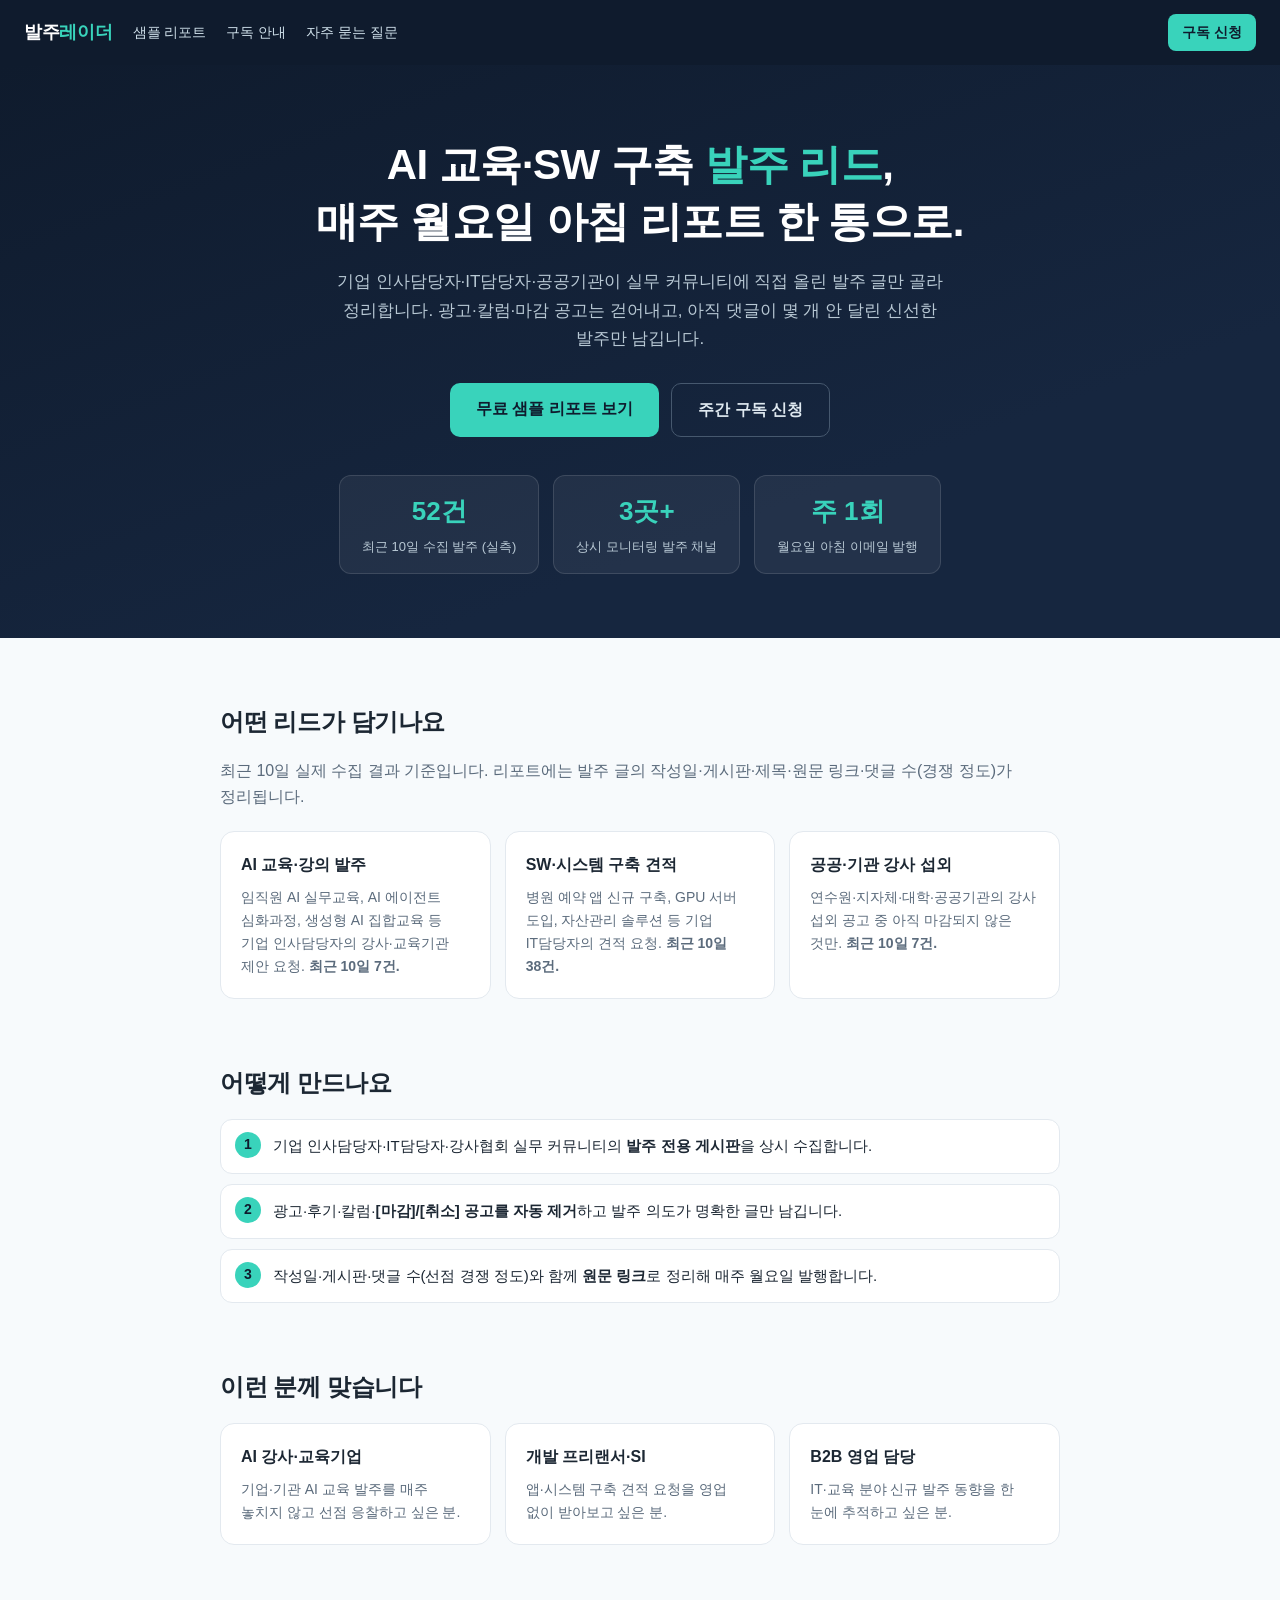
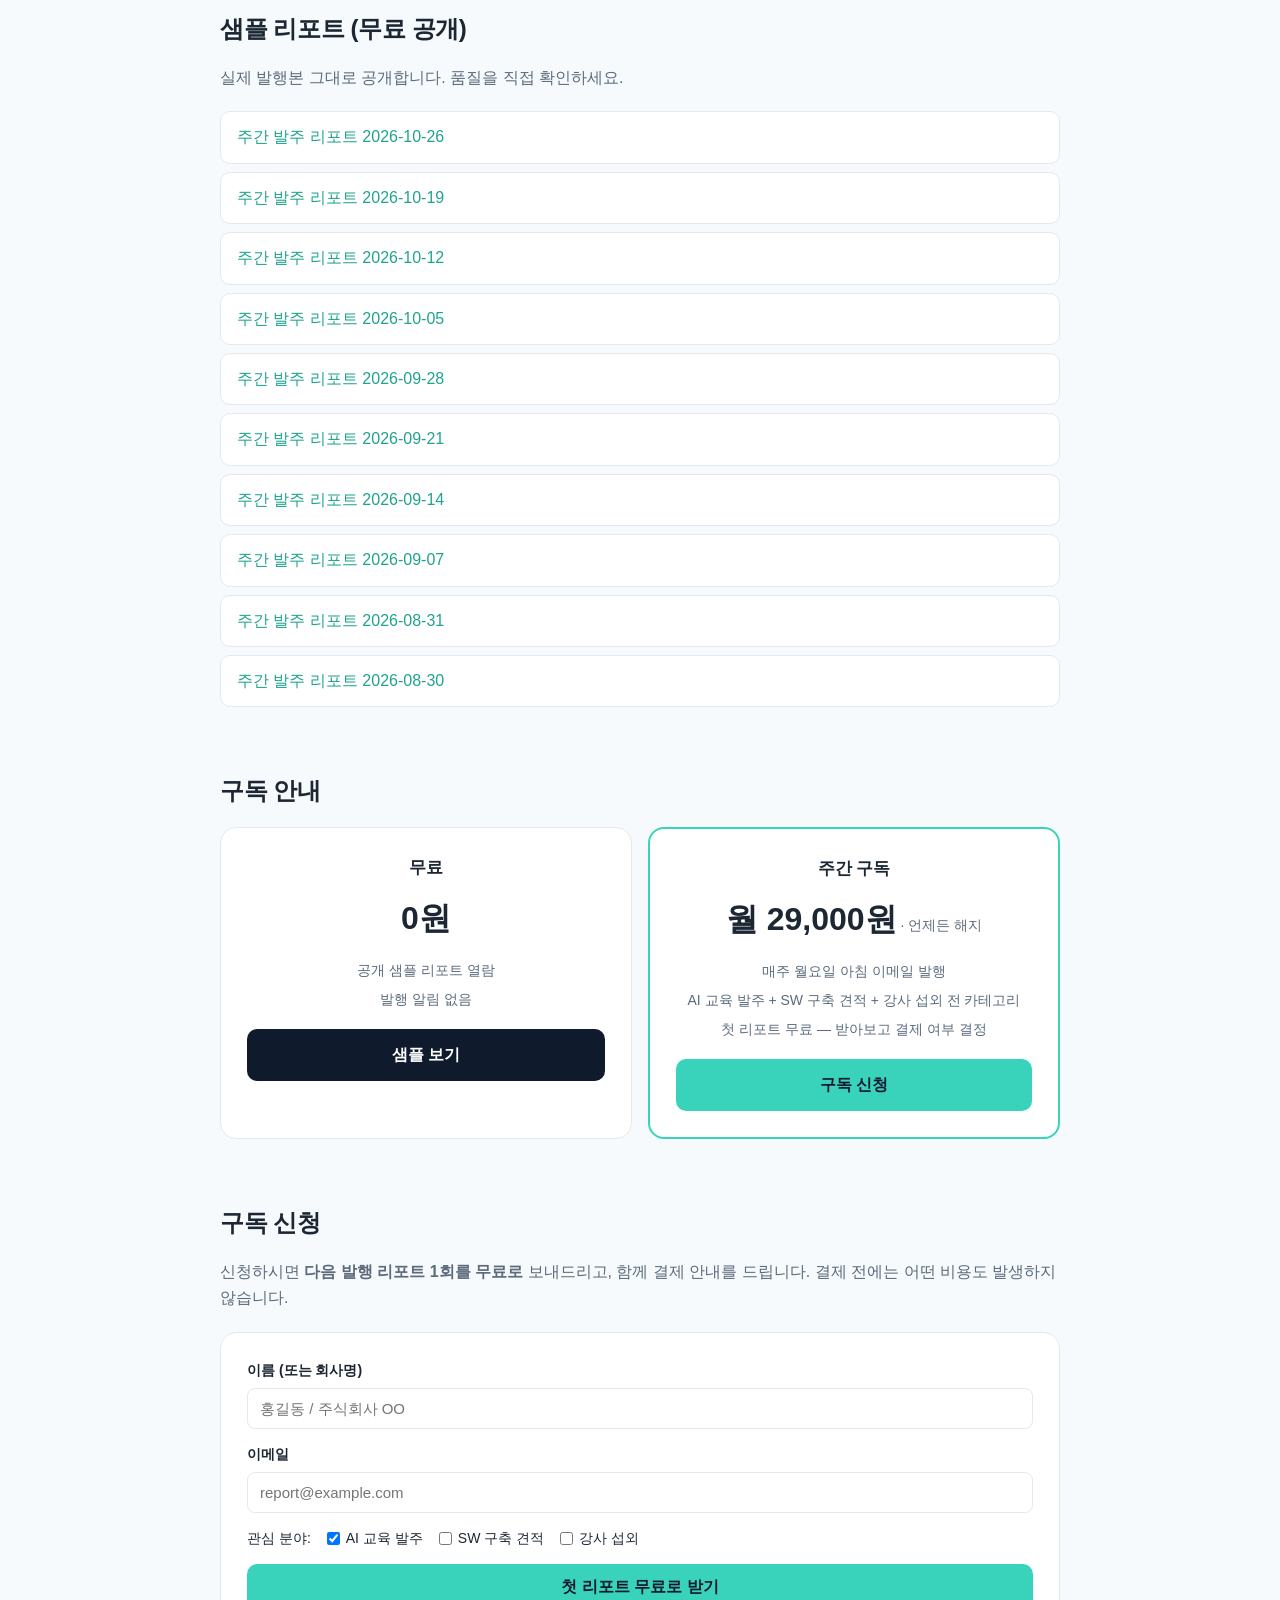
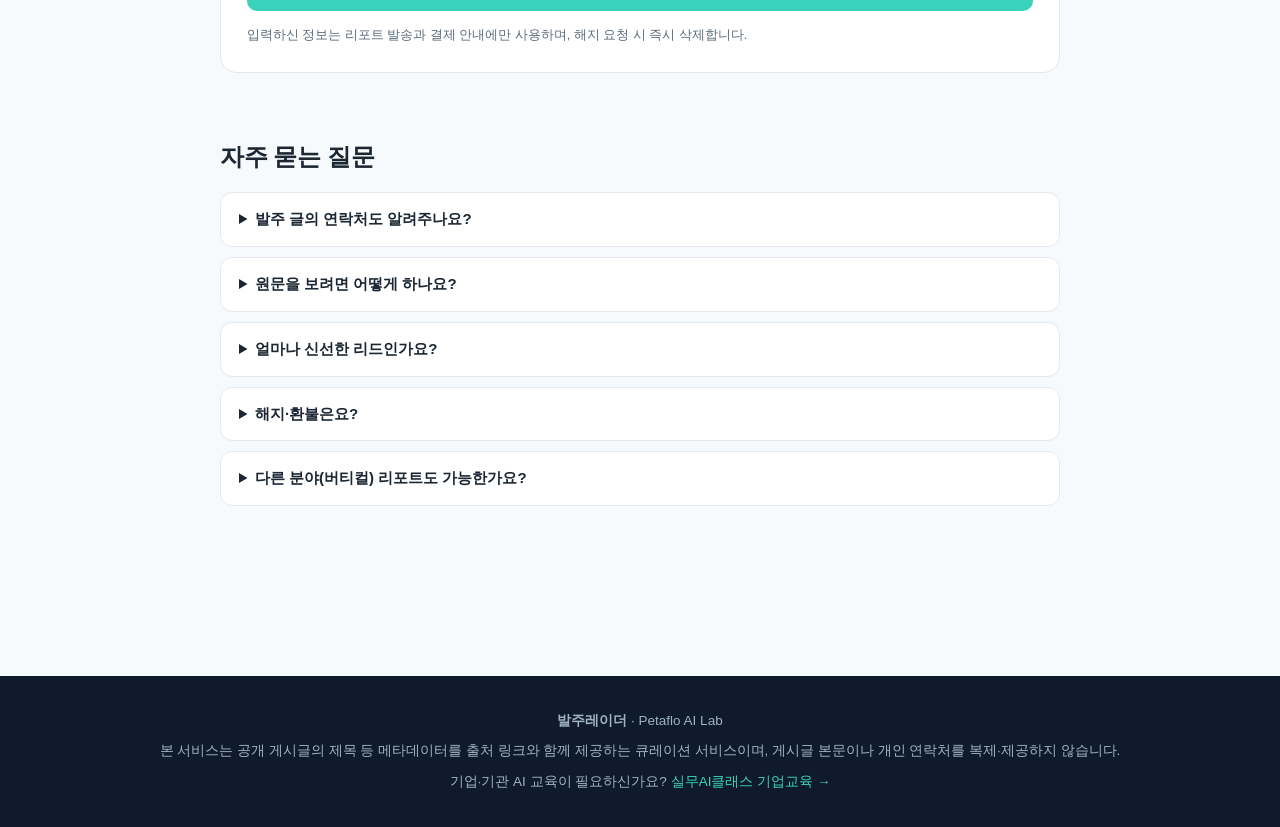
<file: index.html>
<!DOCTYPE html>
<html lang="ko">
<head>
<meta charset="utf-8">
<meta name="viewport" content="width=device-width, initial-scale=1">
<title>발주레이더 — AI 교육·SW 구축 발주 리드 주간 리포트</title>
<meta name="description" content="기업 인사·IT 담당자와 공공기관이 실제로 올린 AI 교육·SW 구축 발주 글만 골라 매주 월요일 리포트로 보내드립니다.">
<link rel="stylesheet" href="assets/style.css">
</head>
<body>

<nav class="nav">
  <a class="brand" href="#">발주<em>레이더</em></a>
  <a href="#sample">샘플 리포트</a>
  <a href="#pricing">구독 안내</a>
  <a href="#faq">자주 묻는 질문</a>
  <a class="cta" href="#subscribe">구독 신청</a>
</nav>

<header class="hero">
  <h1>AI 교육·SW 구축 <em>발주 리드</em>,<br>매주 월요일 아침 리포트 한 통으로.</h1>
  <p class="sub">기업 인사담당자·IT담당자·공공기관이 실무 커뮤니티에 직접 올린 발주 글만 골라 정리합니다.
  광고·칼럼·마감 공고는 걷어내고, 아직 댓글이 몇 개 안 달린 신선한 발주만 남깁니다.</p>
  <div class="btns">
    <a class="btn primary" href="#sample">무료 샘플 리포트 보기</a>
    <a class="btn ghost" href="#subscribe">주간 구독 신청</a>
  </div>
  <div class="stats">
    <div class="stat"><b>52건</b><span>최근 10일 수집 발주 (실측)</span></div>
    <div class="stat"><b>3곳+</b><span>상시 모니터링 발주 채널</span></div>
    <div class="stat"><b>주 1회</b><span>월요일 아침 이메일 발행</span></div>
  </div>
</header>

<main class="landing">

<section class="block" id="what">
  <h2>어떤 리드가 담기나요</h2>
  <p class="lead">최근 10일 실제 수집 결과 기준입니다. 리포트에는 발주 글의 작성일·게시판·제목·원문 링크·댓글 수(경쟁 정도)가 정리됩니다.</p>
  <div class="cards">
    <div class="card">
      <h3>AI 교육·강의 발주</h3>
      <p>임직원 AI 실무교육, AI 에이전트 심화과정, 생성형 AI 집합교육 등 기업 인사담당자의 강사·교육기관 제안 요청. <strong>최근 10일 7건.</strong></p>
    </div>
    <div class="card">
      <h3>SW·시스템 구축 견적</h3>
      <p>병원 예약 앱 신규 구축, GPU 서버 도입, 자산관리 솔루션 등 기업 IT담당자의 견적 요청. <strong>최근 10일 38건.</strong></p>
    </div>
    <div class="card">
      <h3>공공·기관 강사 섭외</h3>
      <p>연수원·지자체·대학·공공기관의 강사 섭외 공고 중 아직 마감되지 않은 것만. <strong>최근 10일 7건.</strong></p>
    </div>
  </div>
</section>

<section class="block" id="how">
  <h2>어떻게 만드나요</h2>
  <ol class="how">
    <li>기업 인사담당자·IT담당자·강사협회 실무 커뮤니티의 <strong>발주 전용 게시판</strong>을 상시 수집합니다.</li>
    <li>광고·후기·칼럼·<strong>[마감]/[취소] 공고를 자동 제거</strong>하고 발주 의도가 명확한 글만 남깁니다.</li>
    <li>작성일·게시판·댓글 수(선점 경쟁 정도)와 함께 <strong>원문 링크</strong>로 정리해 매주 월요일 발행합니다.</li>
  </ol>
</section>

<section class="block" id="who">
  <h2>이런 분께 맞습니다</h2>
  <div class="cards">
    <div class="card"><h3>AI 강사·교육기업</h3><p>기업·기관 AI 교육 발주를 매주 놓치지 않고 선점 응찰하고 싶은 분.</p></div>
    <div class="card"><h3>개발 프리랜서·SI</h3><p>앱·시스템 구축 견적 요청을 영업 없이 받아보고 싶은 분.</p></div>
    <div class="card"><h3>B2B 영업 담당</h3><p>IT·교육 분야 신규 발주 동향을 한 눈에 추적하고 싶은 분.</p></div>
  </div>
</section>

<section class="block" id="sample">
  <h2>샘플 리포트 (무료 공개)</h2>
  <p class="lead">실제 발행본 그대로 공개합니다. 품질을 직접 확인하세요.</p>
  <div id="report-list">
    <ul>
      <!-- REPORT-LIST-START -->
      <li><a href="reports/2026-10-26.html">주간 발주 리포트 2026-10-26</a></li>
      <li><a href="reports/2026-10-19.html">주간 발주 리포트 2026-10-19</a></li>
      <li><a href="reports/2026-10-12.html">주간 발주 리포트 2026-10-12</a></li>
      <li><a href="reports/2026-10-05.html">주간 발주 리포트 2026-10-05</a></li>
      <li><a href="reports/2026-09-28.html">주간 발주 리포트 2026-09-28</a></li>
      <li><a href="reports/2026-09-21.html">주간 발주 리포트 2026-09-21</a></li>
      <li><a href="reports/2026-09-14.html">주간 발주 리포트 2026-09-14</a></li>
      <li><a href="reports/2026-09-07.html">주간 발주 리포트 2026-09-07</a></li>
      <li><a href="reports/2026-08-31.html">주간 발주 리포트 2026-08-31</a></li>
      <li><a href="reports/2026-08-30.html">주간 발주 리포트 2026-08-30</a></li>
      <!-- REPORT-LIST-END -->
    </ul>
  </div>
</section>

<section class="block" id="pricing">
  <h2>구독 안내</h2>
  <div class="price-grid">
    <div class="price">
      <h3>무료</h3>
      <div class="amount">0원</div>
      <ul>
        <li>공개 샘플 리포트 열람</li>
        <li>발행 알림 없음</li>
      </ul>
      <a class="btn primary" href="#sample">샘플 보기</a>
    </div>
    <div class="price hl">
      <h3>주간 구독</h3>
      <div class="amount">월 29,000원<small> · 언제든 해지</small></div>
      <ul>
        <li>매주 월요일 아침 이메일 발행</li>
        <li>AI 교육 발주 + SW 구축 견적 + 강사 섭외 전 카테고리</li>
        <li>첫 리포트 무료 — 받아보고 결제 여부 결정</li>
      </ul>
      <a class="btn primary" href="#subscribe">구독 신청</a>
    </div>
  </div>
</section>

<section class="block" id="subscribe">
  <h2>구독 신청</h2>
  <p class="lead">신청하시면 <strong>다음 발행 리포트 1회를 무료로</strong> 보내드리고, 함께 결제 안내를 드립니다. 결제 전에는 어떤 비용도 발생하지 않습니다.</p>
  <div class="form-ok" id="form-ok">✅ 신청이 접수되었습니다. 다음 발행일에 첫 리포트를 이메일로 보내드릴게요.</div>
  <form class="sub-form" action="https://formsubmit.co/f4ff7f3f9ee0a68eefdaf804816b17be" method="POST">
    <input type="hidden" name="_subject" value="[발주레이더] 구독 신청">
    <input type="hidden" name="구분" value="발주레이더 구독신청">
    <input type="hidden" name="_captcha" value="false">
    <input type="hidden" name="_next" value="https://kevin9327.github.io/balju-radar/?subscribed=1#subscribe">
    <label>이름 (또는 회사명)
      <input type="text" name="이름" required placeholder="홍길동 / 주식회사 OO">
    </label>
    <label>이메일
      <input type="email" name="이메일" required placeholder="report@example.com">
    </label>
    <div class="checks">
      관심 분야:
      <label><input type="checkbox" name="관심분야" value="AI 교육 발주" checked> AI 교육 발주</label>
      <label><input type="checkbox" name="관심분야" value="SW 구축 견적"> SW 구축 견적</label>
      <label><input type="checkbox" name="관심분야" value="강사 섭외"> 강사 섭외</label>
    </div>
    <button type="submit">첫 리포트 무료로 받기</button>
    <p class="fine">입력하신 정보는 리포트 발송과 결제 안내에만 사용하며, 해지 요청 시 즉시 삭제합니다.</p>
  </form>
</section>

<section class="block" id="faq">
  <h2>자주 묻는 질문</h2>
  <details class="faq">
    <summary>발주 글의 연락처도 알려주나요?</summary>
    <p>아니요. 리포트는 공개 게시글의 제목·작성일·게시판 등 <strong>메타데이터와 원문 링크만</strong> 제공합니다.
    개인 연락처는 수집·제공하지 않습니다(개인정보 보호). 연락처는 원문 링크에서 직접 확인하시면 되고, 대부분의 발주 글 본문에 담당자 연락 방법이 안내되어 있습니다.</p>
  </details>
  <details class="faq">
    <summary>원문을 보려면 어떻게 하나요?</summary>
    <p>각 리드의 원문 링크는 해당 커뮤니티로 연결됩니다. 커뮤니티 가입(무료)이 필요할 수 있습니다. 어느 커뮤니티의 어느 게시판인지 리포트에 명시되어 있어 한 번 가입해두면 계속 쓸 수 있습니다.</p>
  </details>
  <details class="faq">
    <summary>얼마나 신선한 리드인가요?</summary>
    <p>발행일 기준 직전 7~10일 내 작성된 글만 담습니다. 각 리드에 댓글 수를 함께 표기하므로 경쟁이 얼마나 붙었는지 바로 판단할 수 있습니다. 댓글 5개 미만이면 통상 선점 여지가 충분합니다.</p>
  </details>
  <details class="faq">
    <summary>해지·환불은요?</summary>
    <p>언제든 이메일 회신 한 통으로 해지할 수 있고, 해지 시 다음 결제는 발생하지 않습니다. 결제 후 리포트 발송 전이라면 전액 환불해 드립니다.</p>
  </details>
  <details class="faq">
    <summary>다른 분야(버티컬) 리포트도 가능한가요?</summary>
    <p>가능합니다. 특정 업종·키워드의 발주만 모아보는 맞춤 리포트가 필요하시면 구독 신청 폼에 내용을 남겨주세요. 별도 견적으로 안내드립니다.</p>
  </details>
</section>

</main>

<footer class="site">
  <p><strong>발주레이더</strong> · Petaflo AI Lab</p>
  <p>본 서비스는 공개 게시글의 제목 등 메타데이터를 출처 링크와 함께 제공하는 큐레이션 서비스이며, 게시글 본문이나 개인 연락처를 복제·제공하지 않습니다.</p>
  <p>기업·기관 AI 교육이 필요하신가요? <a href="https://kevin9327.github.io/ai-class/training.html">실무AI클래스 기업교육 →</a></p>
</footer>

<script>
  if (new URLSearchParams(location.search).get("subscribed") === "1") {
    document.getElementById("form-ok").style.display = "block";
  }
</script>
</body>
</html>
</file>
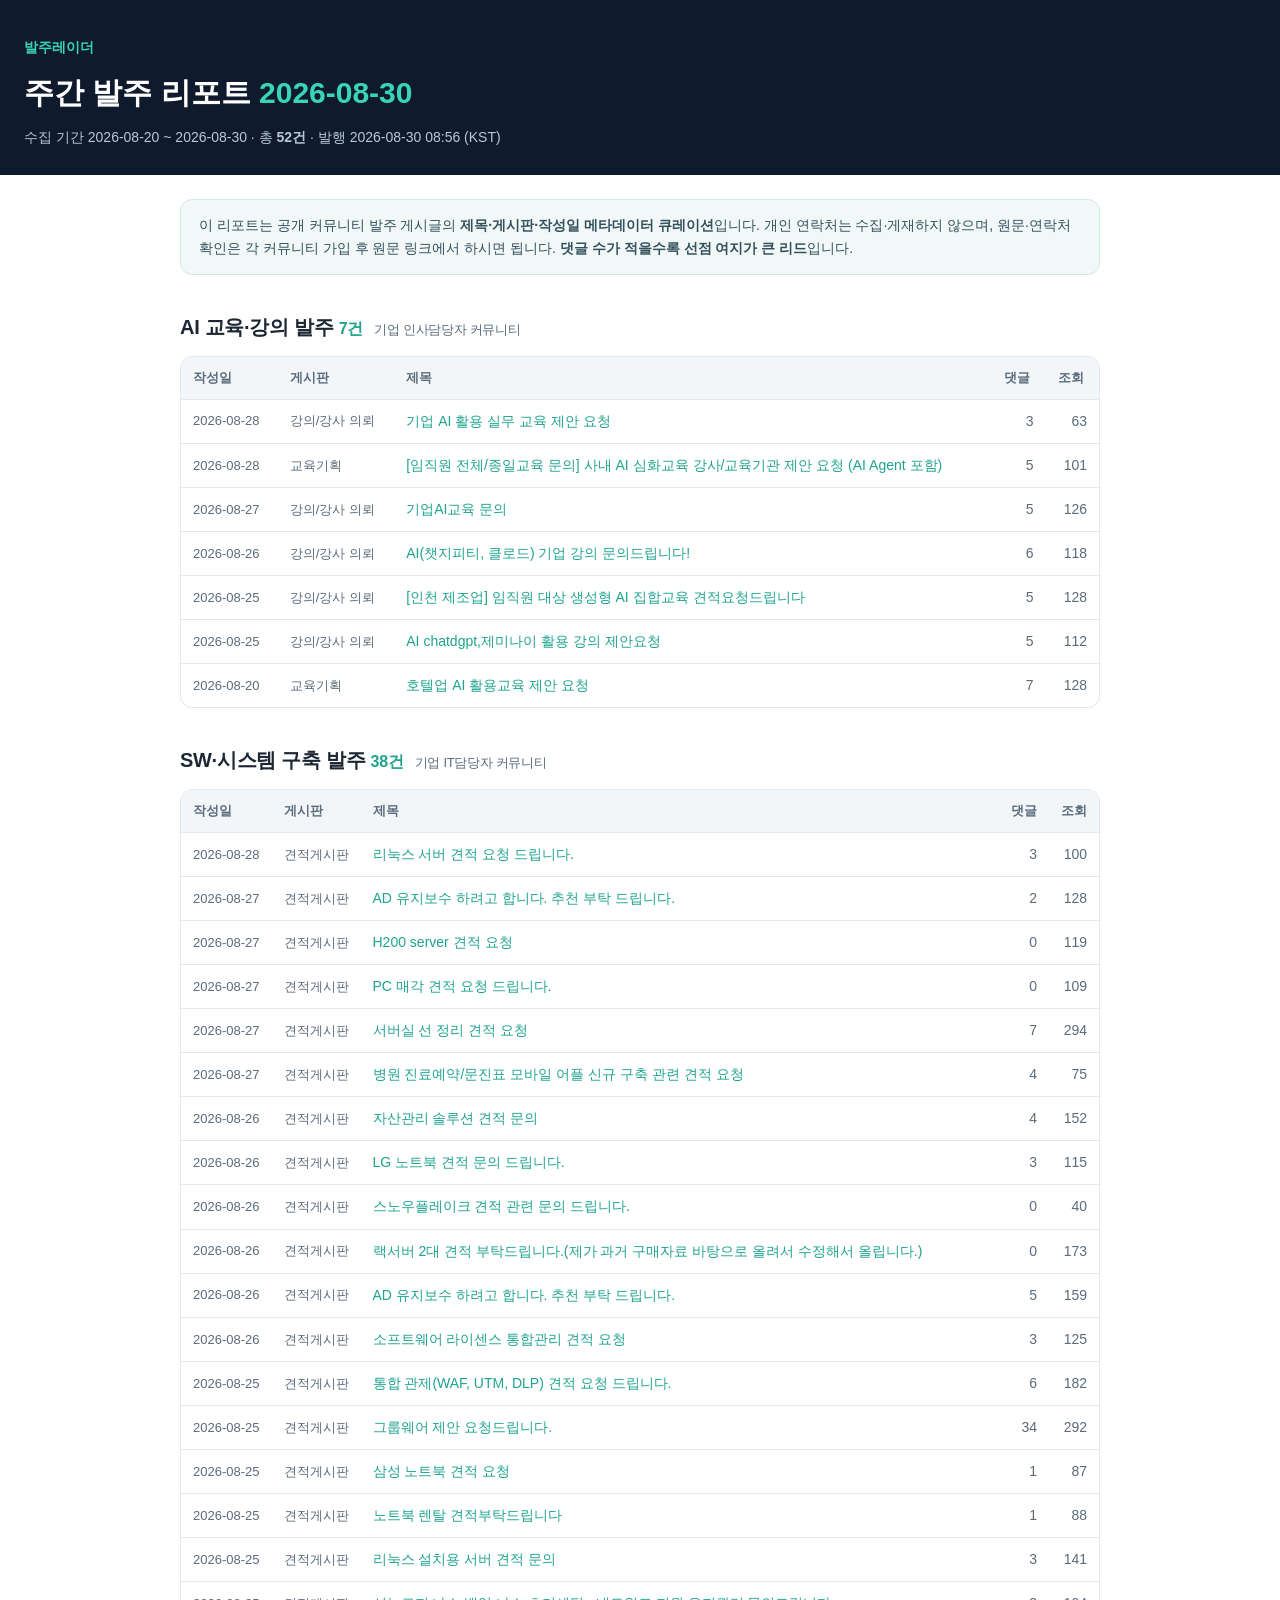
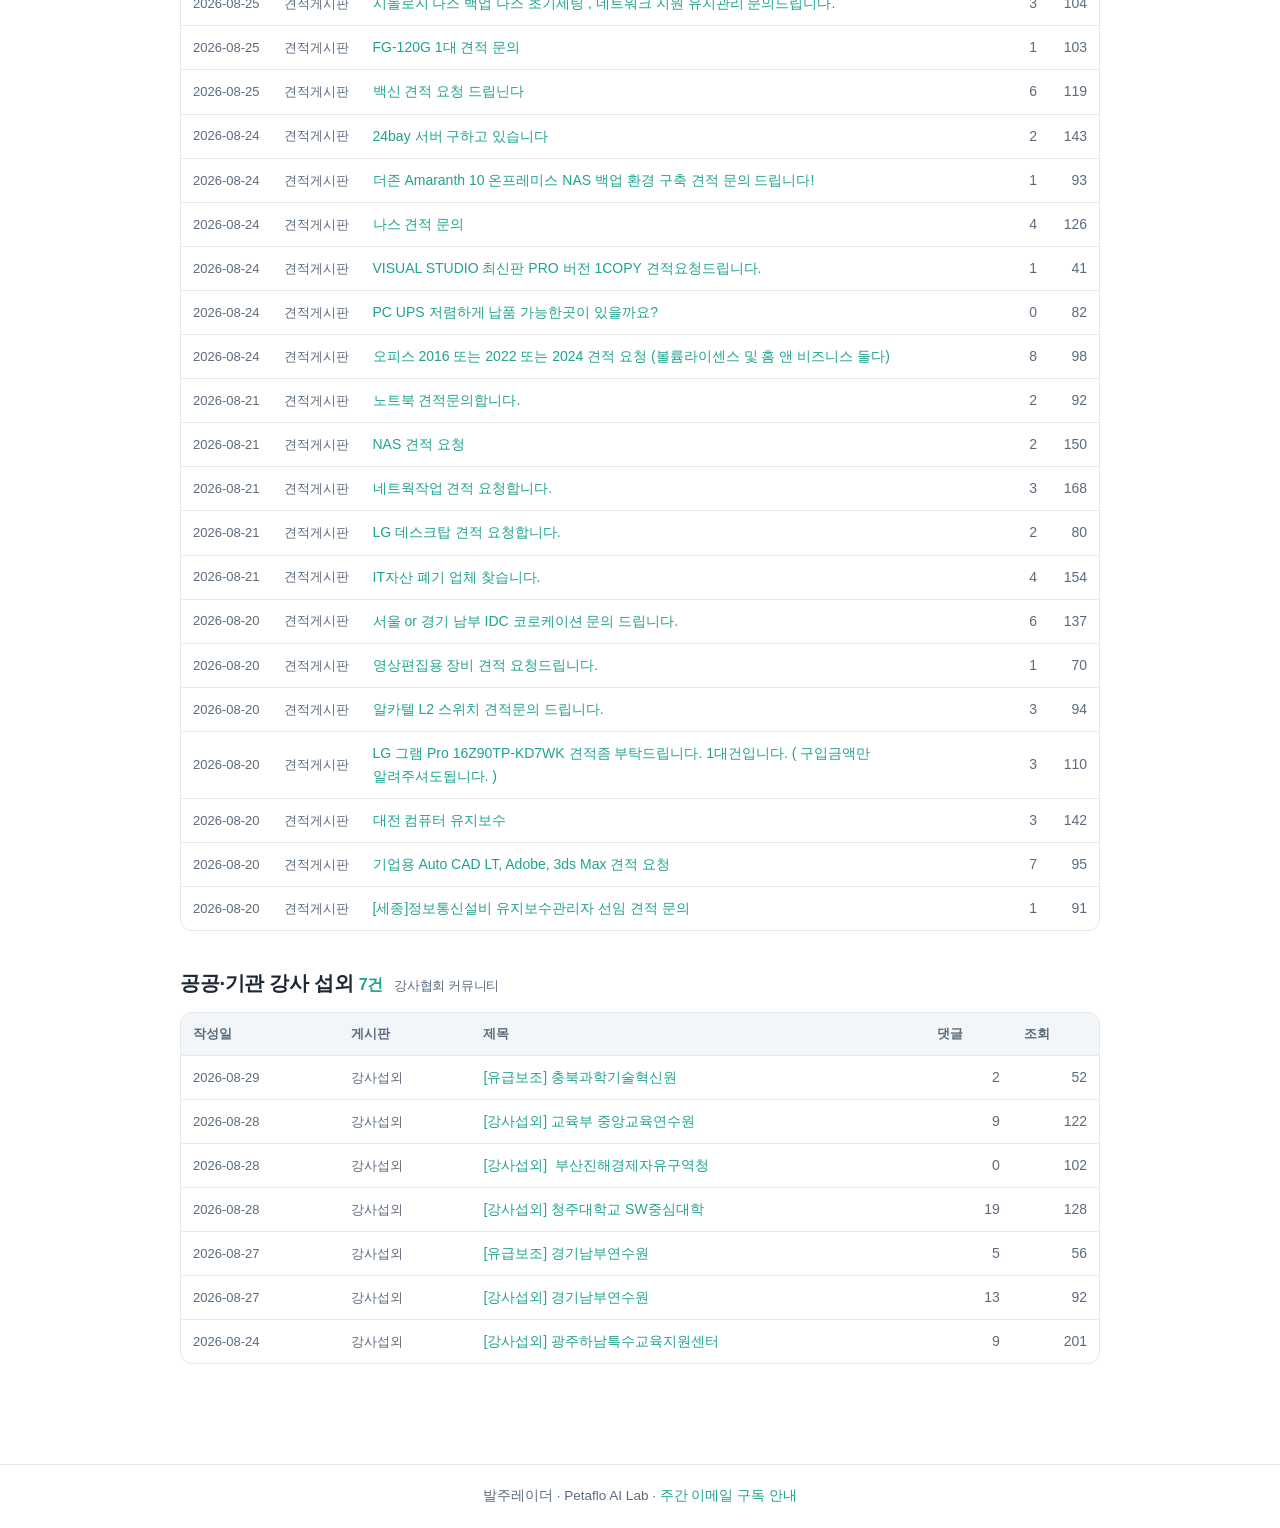
<file: reports/2026-08-30.html>
<!DOCTYPE html>
<html lang="ko"><head>
<meta charset="utf-8"><meta name="viewport" content="width=device-width,initial-scale=1">
<title>발주레이더 주간 리포트 2026-08-30</title>
<link rel="stylesheet" href="../assets/style.css">
</head><body class="report">
<header class="rp-head">
  <a class="brand" href="../index.html">발주레이더</a>
  <h1>주간 발주 리포트 <span class="date">2026-08-30</span></h1>
  <p class="meta">수집 기간 2026-08-20 ~ 2026-08-30 · 총 <strong>52건</strong> · 발행 2026-08-30 08:56 (KST)</p>
</header>
<main>
<section class="notice">
  <p>이 리포트는 공개 커뮤니티 발주 게시글의 <strong>제목·게시판·작성일 메타데이터 큐레이션</strong>입니다.
  개인 연락처는 수집·게재하지 않으며, 원문·연락처 확인은 각 커뮤니티 가입 후 원문 링크에서 하시면 됩니다.
  <strong>댓글 수가 적을수록 선점 여지가 큰 리드</strong>입니다.</p>
</section>
<section class="cat">
<h2>AI 교육·강의 발주 <span class="cnt">7건</span> <span class="src">기업 인사담당자 커뮤니티</span></h2>
<div class="tbl-wrap"><table>
<thead><tr><th>작성일</th><th>게시판</th><th>제목</th><th>댓글</th><th>조회</th></tr></thead>
<tbody>
<tr><td class="d">2026-08-28</td><td class="b">강의/강사 의뢰</td><td><a href="https://cafe.naver.com/ak573/900278" target="_blank" rel="noopener">기업 AI 활용 실무 교육 제안 요청</a></td><td class="n">3</td><td class="n">63</td></tr>
<tr><td class="d">2026-08-28</td><td class="b">교육기획</td><td><a href="https://cafe.naver.com/ak573/900232" target="_blank" rel="noopener">[임직원 전체/종일교육 문의] 사내 AI 심화교육 강사/교육기관 제안 요청 (AI Agent 포함)</a></td><td class="n">5</td><td class="n">101</td></tr>
<tr><td class="d">2026-08-27</td><td class="b">강의/강사 의뢰</td><td><a href="https://cafe.naver.com/ak573/900178" target="_blank" rel="noopener">기업AI교육 문의</a></td><td class="n">5</td><td class="n">126</td></tr>
<tr><td class="d">2026-08-26</td><td class="b">강의/강사 의뢰</td><td><a href="https://cafe.naver.com/ak573/900048" target="_blank" rel="noopener">AI(챗지피티, 클로드) 기업 강의 문의드립니다!</a></td><td class="n">6</td><td class="n">118</td></tr>
<tr><td class="d">2026-08-25</td><td class="b">강의/강사 의뢰</td><td><a href="https://cafe.naver.com/ak573/899903" target="_blank" rel="noopener">[인천 제조업] 임직원 대상 생성형 AI 집합교육 견적요청드립니다</a></td><td class="n">5</td><td class="n">128</td></tr>
<tr><td class="d">2026-08-25</td><td class="b">강의/강사 의뢰</td><td><a href="https://cafe.naver.com/ak573/899889" target="_blank" rel="noopener">AI chatdgpt,제미나이 활용 강의 제안요청</a></td><td class="n">5</td><td class="n">112</td></tr>
<tr><td class="d">2026-08-20</td><td class="b">교육기획</td><td><a href="https://cafe.naver.com/ak573/899601" target="_blank" rel="noopener">호텔업 AI 활용교육 제안 요청</a></td><td class="n">7</td><td class="n">128</td></tr>
</tbody></table></div>
</section>

<section class="cat">
<h2>SW·시스템 구축 발주 <span class="cnt">38건</span> <span class="src">기업 IT담당자 커뮤니티</span></h2>
<div class="tbl-wrap"><table>
<thead><tr><th>작성일</th><th>게시판</th><th>제목</th><th>댓글</th><th>조회</th></tr></thead>
<tbody>
<tr><td class="d">2026-08-28</td><td class="b">견적게시판</td><td><a href="https://cafe.naver.com/peopleofit/137855" target="_blank" rel="noopener">리눅스 서버 견적 요청 드립니다.</a></td><td class="n">3</td><td class="n">100</td></tr>
<tr><td class="d">2026-08-27</td><td class="b">견적게시판</td><td><a href="https://cafe.naver.com/peopleofit/137842" target="_blank" rel="noopener">AD 유지보수 하려고 합니다. 추천 부탁 드립니다.</a></td><td class="n">2</td><td class="n">128</td></tr>
<tr><td class="d">2026-08-27</td><td class="b">견적게시판</td><td><a href="https://cafe.naver.com/peopleofit/137834" target="_blank" rel="noopener">H200 server 견적 요청</a></td><td class="n">0</td><td class="n">119</td></tr>
<tr><td class="d">2026-08-27</td><td class="b">견적게시판</td><td><a href="https://cafe.naver.com/peopleofit/137831" target="_blank" rel="noopener">PC 매각 견적 요청 드립니다.</a></td><td class="n">0</td><td class="n">109</td></tr>
<tr><td class="d">2026-08-27</td><td class="b">견적게시판</td><td><a href="https://cafe.naver.com/peopleofit/137829" target="_blank" rel="noopener">서버실 선 정리 견적 요청</a></td><td class="n">7</td><td class="n">294</td></tr>
<tr><td class="d">2026-08-27</td><td class="b">견적게시판</td><td><a href="https://cafe.naver.com/peopleofit/137819" target="_blank" rel="noopener">병원 진료예약/문진표 모바일 어플 신규 구축 관련 견적 요청</a></td><td class="n">4</td><td class="n">75</td></tr>
<tr><td class="d">2026-08-26</td><td class="b">견적게시판</td><td><a href="https://cafe.naver.com/peopleofit/137795" target="_blank" rel="noopener">자산관리 솔루션 견적 문의</a></td><td class="n">4</td><td class="n">152</td></tr>
<tr><td class="d">2026-08-26</td><td class="b">견적게시판</td><td><a href="https://cafe.naver.com/peopleofit/137791" target="_blank" rel="noopener">LG 노트북 견적 문의 드립니다.</a></td><td class="n">3</td><td class="n">115</td></tr>
<tr><td class="d">2026-08-26</td><td class="b">견적게시판</td><td><a href="https://cafe.naver.com/peopleofit/137786" target="_blank" rel="noopener">스노우플레이크 견적 관련 문의 드립니다.</a></td><td class="n">0</td><td class="n">40</td></tr>
<tr><td class="d">2026-08-26</td><td class="b">견적게시판</td><td><a href="https://cafe.naver.com/peopleofit/137782" target="_blank" rel="noopener">랙서버 2대 견적 부탁드립니다.(제가 과거 구매자료 바탕으로 올려서 수정해서 올립니다.)</a></td><td class="n">0</td><td class="n">173</td></tr>
<tr><td class="d">2026-08-26</td><td class="b">견적게시판</td><td><a href="https://cafe.naver.com/peopleofit/137781" target="_blank" rel="noopener">AD 유지보수 하려고 합니다. 추천 부탁 드립니다.</a></td><td class="n">5</td><td class="n">159</td></tr>
<tr><td class="d">2026-08-26</td><td class="b">견적게시판</td><td><a href="https://cafe.naver.com/peopleofit/137776" target="_blank" rel="noopener">소프트웨어 라이센스 통합관리 견적 요청</a></td><td class="n">3</td><td class="n">125</td></tr>
<tr><td class="d">2026-08-25</td><td class="b">견적게시판</td><td><a href="https://cafe.naver.com/peopleofit/137764" target="_blank" rel="noopener">통합 관제(WAF, UTM, DLP) 견적 요청 드립니다.</a></td><td class="n">6</td><td class="n">182</td></tr>
<tr><td class="d">2026-08-25</td><td class="b">견적게시판</td><td><a href="https://cafe.naver.com/peopleofit/137763" target="_blank" rel="noopener">그룹웨어 제안 요청드립니다.</a></td><td class="n">34</td><td class="n">292</td></tr>
<tr><td class="d">2026-08-25</td><td class="b">견적게시판</td><td><a href="https://cafe.naver.com/peopleofit/137762" target="_blank" rel="noopener">삼성 노트북 견적 요청</a></td><td class="n">1</td><td class="n">87</td></tr>
<tr><td class="d">2026-08-25</td><td class="b">견적게시판</td><td><a href="https://cafe.naver.com/peopleofit/137753" target="_blank" rel="noopener">노트북 렌탈 견적부탁드립니다</a></td><td class="n">1</td><td class="n">88</td></tr>
<tr><td class="d">2026-08-25</td><td class="b">견적게시판</td><td><a href="https://cafe.naver.com/peopleofit/137750" target="_blank" rel="noopener">리눅스 설치용 서버 견적 문의</a></td><td class="n">3</td><td class="n">141</td></tr>
<tr><td class="d">2026-08-25</td><td class="b">견적게시판</td><td><a href="https://cafe.naver.com/peopleofit/137741" target="_blank" rel="noopener">시놀로지 나스 백업 나스 초기세팅 , 네트워크 지원 유지관리 문의드립니다.</a></td><td class="n">3</td><td class="n">104</td></tr>
<tr><td class="d">2026-08-25</td><td class="b">견적게시판</td><td><a href="https://cafe.naver.com/peopleofit/137736" target="_blank" rel="noopener">FG-120G 1대 견적 문의</a></td><td class="n">1</td><td class="n">103</td></tr>
<tr><td class="d">2026-08-25</td><td class="b">견적게시판</td><td><a href="https://cafe.naver.com/peopleofit/137731" target="_blank" rel="noopener">백신 견적 요청 드립닌다</a></td><td class="n">6</td><td class="n">119</td></tr>
<tr><td class="d">2026-08-24</td><td class="b">견적게시판</td><td><a href="https://cafe.naver.com/peopleofit/137717" target="_blank" rel="noopener">24bay 서버 구하고 있습니다</a></td><td class="n">2</td><td class="n">143</td></tr>
<tr><td class="d">2026-08-24</td><td class="b">견적게시판</td><td><a href="https://cafe.naver.com/peopleofit/137716" target="_blank" rel="noopener">더존 Amaranth 10 온프레미스 NAS 백업 환경 구축 견적 문의 드립니다!</a></td><td class="n">1</td><td class="n">93</td></tr>
<tr><td class="d">2026-08-24</td><td class="b">견적게시판</td><td><a href="https://cafe.naver.com/peopleofit/137707" target="_blank" rel="noopener">나스 견적 문의</a></td><td class="n">4</td><td class="n">126</td></tr>
<tr><td class="d">2026-08-24</td><td class="b">견적게시판</td><td><a href="https://cafe.naver.com/peopleofit/137706" target="_blank" rel="noopener">VISUAL STUDIO 최신판 PRO 버전 1COPY 견적요청드립니다.</a></td><td class="n">1</td><td class="n">41</td></tr>
<tr><td class="d">2026-08-24</td><td class="b">견적게시판</td><td><a href="https://cafe.naver.com/peopleofit/137704" target="_blank" rel="noopener">PC UPS 저렴하게 납품 가능한곳이 있을까요?</a></td><td class="n">0</td><td class="n">82</td></tr>
<tr><td class="d">2026-08-24</td><td class="b">견적게시판</td><td><a href="https://cafe.naver.com/peopleofit/137698" target="_blank" rel="noopener">오피스 2016 또는 2022 또는 2024 견적 요청 (볼륨라이센스 및 홈 앤 비즈니스 둘다)</a></td><td class="n">8</td><td class="n">98</td></tr>
<tr><td class="d">2026-08-21</td><td class="b">견적게시판</td><td><a href="https://cafe.naver.com/peopleofit/137668" target="_blank" rel="noopener">노트북 견적문의합니다.</a></td><td class="n">2</td><td class="n">92</td></tr>
<tr><td class="d">2026-08-21</td><td class="b">견적게시판</td><td><a href="https://cafe.naver.com/peopleofit/137664" target="_blank" rel="noopener">NAS 견적 요청</a></td><td class="n">2</td><td class="n">150</td></tr>
<tr><td class="d">2026-08-21</td><td class="b">견적게시판</td><td><a href="https://cafe.naver.com/peopleofit/137662" target="_blank" rel="noopener">네트웍작업 견적 요청합니다.</a></td><td class="n">3</td><td class="n">168</td></tr>
<tr><td class="d">2026-08-21</td><td class="b">견적게시판</td><td><a href="https://cafe.naver.com/peopleofit/137653" target="_blank" rel="noopener">LG 데스크탑 견적 요청합니다.</a></td><td class="n">2</td><td class="n">80</td></tr>
<tr><td class="d">2026-08-21</td><td class="b">견적게시판</td><td><a href="https://cafe.naver.com/peopleofit/137652" target="_blank" rel="noopener">IT자산 폐기 업체 찾습니다.</a></td><td class="n">4</td><td class="n">154</td></tr>
<tr><td class="d">2026-08-20</td><td class="b">견적게시판</td><td><a href="https://cafe.naver.com/peopleofit/137648" target="_blank" rel="noopener">서울 or 경기 남부 IDC 코로케이션 문의 드립니다.</a></td><td class="n">6</td><td class="n">137</td></tr>
<tr><td class="d">2026-08-20</td><td class="b">견적게시판</td><td><a href="https://cafe.naver.com/peopleofit/137645" target="_blank" rel="noopener">영상편집용 장비 견적 요청드립니다.</a></td><td class="n">1</td><td class="n">70</td></tr>
<tr><td class="d">2026-08-20</td><td class="b">견적게시판</td><td><a href="https://cafe.naver.com/peopleofit/137644" target="_blank" rel="noopener">알카텔 L2 스위치 견적문의 드립니다.</a></td><td class="n">3</td><td class="n">94</td></tr>
<tr><td class="d">2026-08-20</td><td class="b">견적게시판</td><td><a href="https://cafe.naver.com/peopleofit/137642" target="_blank" rel="noopener">LG 그램 Pro 16Z90TP-KD7WK 견적좀 부탁드립니다. 1대건입니다. ( 구입금액만 알려주셔도됩니다. )</a></td><td class="n">3</td><td class="n">110</td></tr>
<tr><td class="d">2026-08-20</td><td class="b">견적게시판</td><td><a href="https://cafe.naver.com/peopleofit/137639" target="_blank" rel="noopener">대전 컴퓨터 유지보수</a></td><td class="n">3</td><td class="n">142</td></tr>
<tr><td class="d">2026-08-20</td><td class="b">견적게시판</td><td><a href="https://cafe.naver.com/peopleofit/137628" target="_blank" rel="noopener">기업용 Auto CAD LT, Adobe, 3ds Max  견적 요청</a></td><td class="n">7</td><td class="n">95</td></tr>
<tr><td class="d">2026-08-20</td><td class="b">견적게시판</td><td><a href="https://cafe.naver.com/peopleofit/137626" target="_blank" rel="noopener">[세종]정보통신설비 유지보수관리자 선임 견적 문의</a></td><td class="n">1</td><td class="n">91</td></tr>
</tbody></table></div>
</section>

<section class="cat">
<h2>공공·기관 강사 섭외 <span class="cnt">7건</span> <span class="src">강사협회 커뮤니티</span></h2>
<div class="tbl-wrap"><table>
<thead><tr><th>작성일</th><th>게시판</th><th>제목</th><th>댓글</th><th>조회</th></tr></thead>
<tbody>
<tr><td class="d">2026-08-29</td><td class="b">강사섭외</td><td><a href="https://cafe.naver.com/kiea/28290" target="_blank" rel="noopener">[유급보조] 충북과학기술혁신원</a></td><td class="n">2</td><td class="n">52</td></tr>
<tr><td class="d">2026-08-28</td><td class="b">강사섭외</td><td><a href="https://cafe.naver.com/kiea/28244" target="_blank" rel="noopener">[강사섭외] 교육부 중앙교육연수원</a></td><td class="n">9</td><td class="n">122</td></tr>
<tr><td class="d">2026-08-28</td><td class="b">강사섭외</td><td><a href="https://cafe.naver.com/kiea/28242" target="_blank" rel="noopener">[강사섭외]  부산진해경제자유구역청</a></td><td class="n">0</td><td class="n">102</td></tr>
<tr><td class="d">2026-08-28</td><td class="b">강사섭외</td><td><a href="https://cafe.naver.com/kiea/28237" target="_blank" rel="noopener">[강사섭외]  청주대학교 SW중심대학</a></td><td class="n">19</td><td class="n">128</td></tr>
<tr><td class="d">2026-08-27</td><td class="b">강사섭외</td><td><a href="https://cafe.naver.com/kiea/28193" target="_blank" rel="noopener">[유급보조] 경기남부연수원</a></td><td class="n">5</td><td class="n">56</td></tr>
<tr><td class="d">2026-08-27</td><td class="b">강사섭외</td><td><a href="https://cafe.naver.com/kiea/28192" target="_blank" rel="noopener">[강사섭외] 경기남부연수원</a></td><td class="n">13</td><td class="n">92</td></tr>
<tr><td class="d">2026-08-24</td><td class="b">강사섭외</td><td><a href="https://cafe.naver.com/kiea/28110" target="_blank" rel="noopener">[강사섭외] 광주하남특수교육지원센터</a></td><td class="n">9</td><td class="n">201</td></tr>
</tbody></table></div>
</section>

</main>
<footer class="rp-foot">
  <p>발주레이더 · Petaflo AI Lab · <a href="../index.html#subscribe">주간 이메일 구독 안내</a></p>
</footer>
</body></html>
</file>
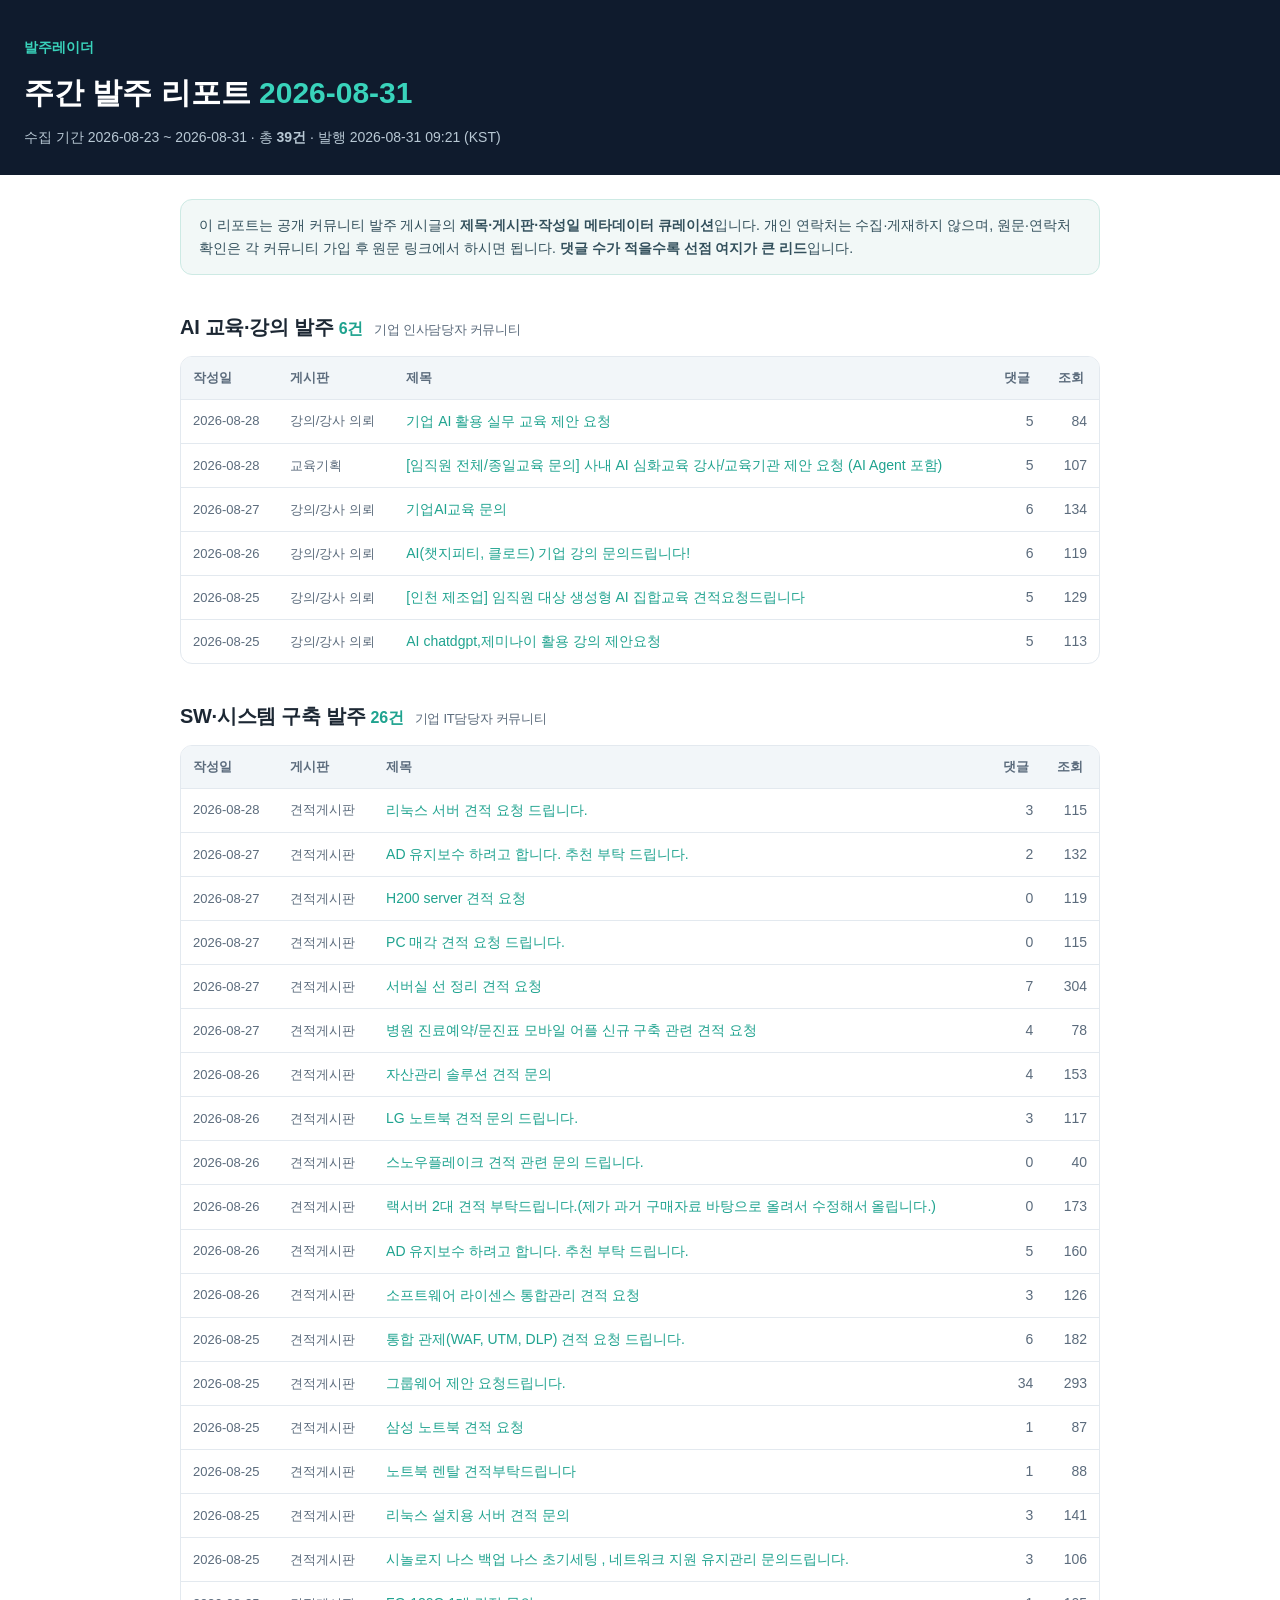
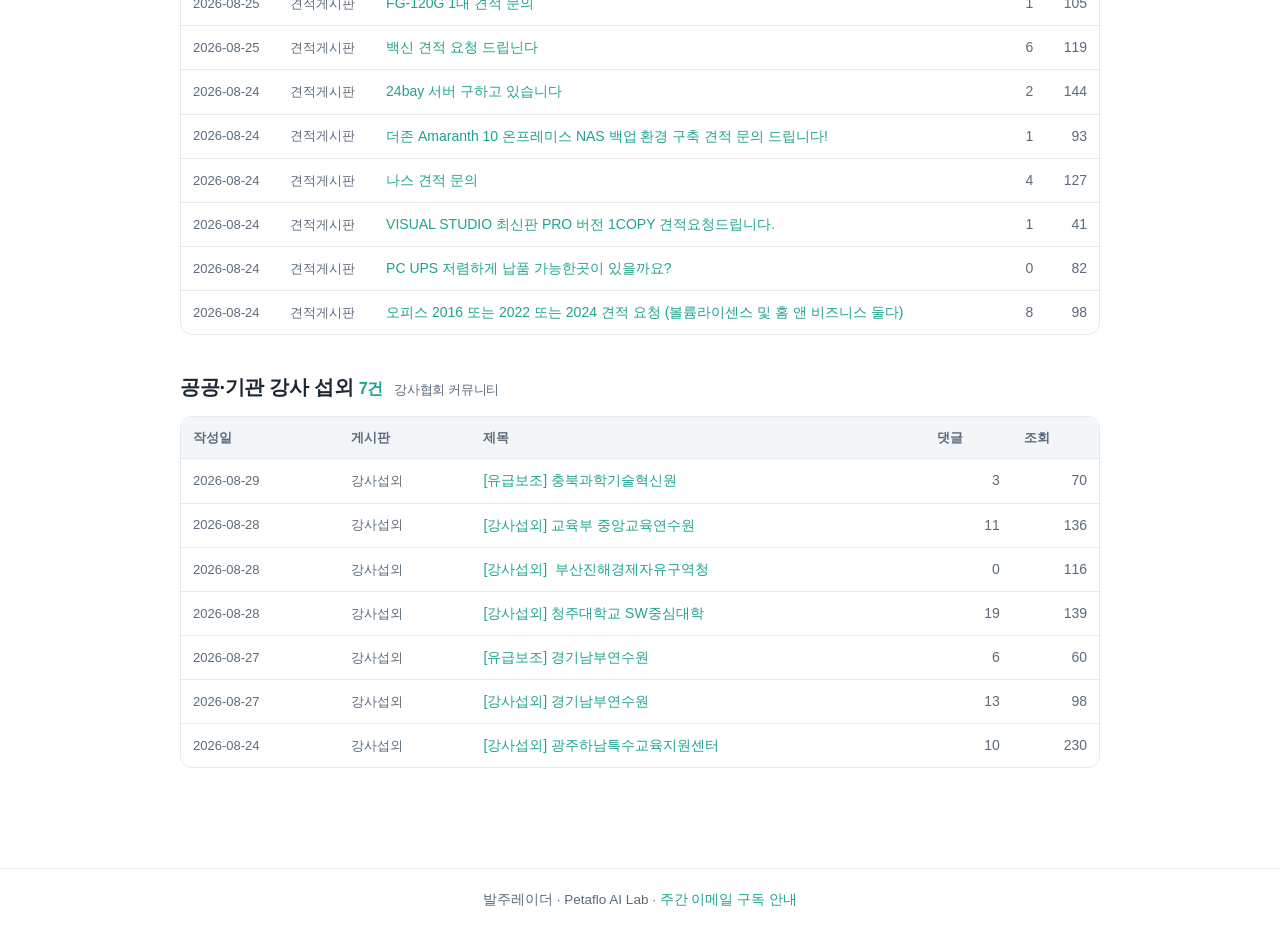
<file: reports/2026-08-31.html>
<!DOCTYPE html>
<html lang="ko"><head>
<meta charset="utf-8"><meta name="viewport" content="width=device-width,initial-scale=1">
<title>발주레이더 주간 리포트 2026-08-31</title>
<link rel="stylesheet" href="../assets/style.css">
</head><body class="report">
<header class="rp-head">
  <a class="brand" href="../index.html">발주레이더</a>
  <h1>주간 발주 리포트 <span class="date">2026-08-31</span></h1>
  <p class="meta">수집 기간 2026-08-23 ~ 2026-08-31 · 총 <strong>39건</strong> · 발행 2026-08-31 09:21 (KST)</p>
</header>
<main>
<section class="notice">
  <p>이 리포트는 공개 커뮤니티 발주 게시글의 <strong>제목·게시판·작성일 메타데이터 큐레이션</strong>입니다.
  개인 연락처는 수집·게재하지 않으며, 원문·연락처 확인은 각 커뮤니티 가입 후 원문 링크에서 하시면 됩니다.
  <strong>댓글 수가 적을수록 선점 여지가 큰 리드</strong>입니다.</p>
</section>
<section class="cat">
<h2>AI 교육·강의 발주 <span class="cnt">6건</span> <span class="src">기업 인사담당자 커뮤니티</span></h2>
<div class="tbl-wrap"><table>
<thead><tr><th>작성일</th><th>게시판</th><th>제목</th><th>댓글</th><th>조회</th></tr></thead>
<tbody>
<tr><td class="d">2026-08-28</td><td class="b">강의/강사 의뢰</td><td><a href="https://cafe.naver.com/ak573/900278" target="_blank" rel="noopener">기업 AI 활용 실무 교육 제안 요청</a></td><td class="n">5</td><td class="n">84</td></tr>
<tr><td class="d">2026-08-28</td><td class="b">교육기획</td><td><a href="https://cafe.naver.com/ak573/900232" target="_blank" rel="noopener">[임직원 전체/종일교육 문의] 사내 AI 심화교육 강사/교육기관 제안 요청 (AI Agent 포함)</a></td><td class="n">5</td><td class="n">107</td></tr>
<tr><td class="d">2026-08-27</td><td class="b">강의/강사 의뢰</td><td><a href="https://cafe.naver.com/ak573/900178" target="_blank" rel="noopener">기업AI교육 문의</a></td><td class="n">6</td><td class="n">134</td></tr>
<tr><td class="d">2026-08-26</td><td class="b">강의/강사 의뢰</td><td><a href="https://cafe.naver.com/ak573/900048" target="_blank" rel="noopener">AI(챗지피티, 클로드) 기업 강의 문의드립니다!</a></td><td class="n">6</td><td class="n">119</td></tr>
<tr><td class="d">2026-08-25</td><td class="b">강의/강사 의뢰</td><td><a href="https://cafe.naver.com/ak573/899903" target="_blank" rel="noopener">[인천 제조업] 임직원 대상 생성형 AI 집합교육 견적요청드립니다</a></td><td class="n">5</td><td class="n">129</td></tr>
<tr><td class="d">2026-08-25</td><td class="b">강의/강사 의뢰</td><td><a href="https://cafe.naver.com/ak573/899889" target="_blank" rel="noopener">AI chatdgpt,제미나이 활용 강의 제안요청</a></td><td class="n">5</td><td class="n">113</td></tr>
</tbody></table></div>
</section>

<section class="cat">
<h2>SW·시스템 구축 발주 <span class="cnt">26건</span> <span class="src">기업 IT담당자 커뮤니티</span></h2>
<div class="tbl-wrap"><table>
<thead><tr><th>작성일</th><th>게시판</th><th>제목</th><th>댓글</th><th>조회</th></tr></thead>
<tbody>
<tr><td class="d">2026-08-28</td><td class="b">견적게시판</td><td><a href="https://cafe.naver.com/peopleofit/137855" target="_blank" rel="noopener">리눅스 서버 견적 요청 드립니다.</a></td><td class="n">3</td><td class="n">115</td></tr>
<tr><td class="d">2026-08-27</td><td class="b">견적게시판</td><td><a href="https://cafe.naver.com/peopleofit/137842" target="_blank" rel="noopener">AD 유지보수 하려고 합니다. 추천 부탁 드립니다.</a></td><td class="n">2</td><td class="n">132</td></tr>
<tr><td class="d">2026-08-27</td><td class="b">견적게시판</td><td><a href="https://cafe.naver.com/peopleofit/137834" target="_blank" rel="noopener">H200 server 견적 요청</a></td><td class="n">0</td><td class="n">119</td></tr>
<tr><td class="d">2026-08-27</td><td class="b">견적게시판</td><td><a href="https://cafe.naver.com/peopleofit/137831" target="_blank" rel="noopener">PC 매각 견적 요청 드립니다.</a></td><td class="n">0</td><td class="n">115</td></tr>
<tr><td class="d">2026-08-27</td><td class="b">견적게시판</td><td><a href="https://cafe.naver.com/peopleofit/137829" target="_blank" rel="noopener">서버실 선 정리 견적 요청</a></td><td class="n">7</td><td class="n">304</td></tr>
<tr><td class="d">2026-08-27</td><td class="b">견적게시판</td><td><a href="https://cafe.naver.com/peopleofit/137819" target="_blank" rel="noopener">병원 진료예약/문진표 모바일 어플 신규 구축 관련 견적 요청</a></td><td class="n">4</td><td class="n">78</td></tr>
<tr><td class="d">2026-08-26</td><td class="b">견적게시판</td><td><a href="https://cafe.naver.com/peopleofit/137795" target="_blank" rel="noopener">자산관리 솔루션 견적 문의</a></td><td class="n">4</td><td class="n">153</td></tr>
<tr><td class="d">2026-08-26</td><td class="b">견적게시판</td><td><a href="https://cafe.naver.com/peopleofit/137791" target="_blank" rel="noopener">LG 노트북 견적 문의 드립니다.</a></td><td class="n">3</td><td class="n">117</td></tr>
<tr><td class="d">2026-08-26</td><td class="b">견적게시판</td><td><a href="https://cafe.naver.com/peopleofit/137786" target="_blank" rel="noopener">스노우플레이크 견적 관련 문의 드립니다.</a></td><td class="n">0</td><td class="n">40</td></tr>
<tr><td class="d">2026-08-26</td><td class="b">견적게시판</td><td><a href="https://cafe.naver.com/peopleofit/137782" target="_blank" rel="noopener">랙서버 2대 견적 부탁드립니다.(제가 과거 구매자료 바탕으로 올려서 수정해서 올립니다.)</a></td><td class="n">0</td><td class="n">173</td></tr>
<tr><td class="d">2026-08-26</td><td class="b">견적게시판</td><td><a href="https://cafe.naver.com/peopleofit/137781" target="_blank" rel="noopener">AD 유지보수 하려고 합니다. 추천 부탁 드립니다.</a></td><td class="n">5</td><td class="n">160</td></tr>
<tr><td class="d">2026-08-26</td><td class="b">견적게시판</td><td><a href="https://cafe.naver.com/peopleofit/137776" target="_blank" rel="noopener">소프트웨어 라이센스 통합관리 견적 요청</a></td><td class="n">3</td><td class="n">126</td></tr>
<tr><td class="d">2026-08-25</td><td class="b">견적게시판</td><td><a href="https://cafe.naver.com/peopleofit/137764" target="_blank" rel="noopener">통합 관제(WAF, UTM, DLP) 견적 요청 드립니다.</a></td><td class="n">6</td><td class="n">182</td></tr>
<tr><td class="d">2026-08-25</td><td class="b">견적게시판</td><td><a href="https://cafe.naver.com/peopleofit/137763" target="_blank" rel="noopener">그룹웨어 제안 요청드립니다.</a></td><td class="n">34</td><td class="n">293</td></tr>
<tr><td class="d">2026-08-25</td><td class="b">견적게시판</td><td><a href="https://cafe.naver.com/peopleofit/137762" target="_blank" rel="noopener">삼성 노트북 견적 요청</a></td><td class="n">1</td><td class="n">87</td></tr>
<tr><td class="d">2026-08-25</td><td class="b">견적게시판</td><td><a href="https://cafe.naver.com/peopleofit/137753" target="_blank" rel="noopener">노트북 렌탈 견적부탁드립니다</a></td><td class="n">1</td><td class="n">88</td></tr>
<tr><td class="d">2026-08-25</td><td class="b">견적게시판</td><td><a href="https://cafe.naver.com/peopleofit/137750" target="_blank" rel="noopener">리눅스 설치용 서버 견적 문의</a></td><td class="n">3</td><td class="n">141</td></tr>
<tr><td class="d">2026-08-25</td><td class="b">견적게시판</td><td><a href="https://cafe.naver.com/peopleofit/137741" target="_blank" rel="noopener">시놀로지 나스 백업 나스 초기세팅 , 네트워크 지원 유지관리 문의드립니다.</a></td><td class="n">3</td><td class="n">106</td></tr>
<tr><td class="d">2026-08-25</td><td class="b">견적게시판</td><td><a href="https://cafe.naver.com/peopleofit/137736" target="_blank" rel="noopener">FG-120G 1대 견적 문의</a></td><td class="n">1</td><td class="n">105</td></tr>
<tr><td class="d">2026-08-25</td><td class="b">견적게시판</td><td><a href="https://cafe.naver.com/peopleofit/137731" target="_blank" rel="noopener">백신 견적 요청 드립닌다</a></td><td class="n">6</td><td class="n">119</td></tr>
<tr><td class="d">2026-08-24</td><td class="b">견적게시판</td><td><a href="https://cafe.naver.com/peopleofit/137717" target="_blank" rel="noopener">24bay 서버 구하고 있습니다</a></td><td class="n">2</td><td class="n">144</td></tr>
<tr><td class="d">2026-08-24</td><td class="b">견적게시판</td><td><a href="https://cafe.naver.com/peopleofit/137716" target="_blank" rel="noopener">더존 Amaranth 10 온프레미스 NAS 백업 환경 구축 견적 문의 드립니다!</a></td><td class="n">1</td><td class="n">93</td></tr>
<tr><td class="d">2026-08-24</td><td class="b">견적게시판</td><td><a href="https://cafe.naver.com/peopleofit/137707" target="_blank" rel="noopener">나스 견적 문의</a></td><td class="n">4</td><td class="n">127</td></tr>
<tr><td class="d">2026-08-24</td><td class="b">견적게시판</td><td><a href="https://cafe.naver.com/peopleofit/137706" target="_blank" rel="noopener">VISUAL STUDIO 최신판 PRO 버전 1COPY 견적요청드립니다.</a></td><td class="n">1</td><td class="n">41</td></tr>
<tr><td class="d">2026-08-24</td><td class="b">견적게시판</td><td><a href="https://cafe.naver.com/peopleofit/137704" target="_blank" rel="noopener">PC UPS 저렴하게 납품 가능한곳이 있을까요?</a></td><td class="n">0</td><td class="n">82</td></tr>
<tr><td class="d">2026-08-24</td><td class="b">견적게시판</td><td><a href="https://cafe.naver.com/peopleofit/137698" target="_blank" rel="noopener">오피스 2016 또는 2022 또는 2024 견적 요청 (볼륨라이센스 및 홈 앤 비즈니스 둘다)</a></td><td class="n">8</td><td class="n">98</td></tr>
</tbody></table></div>
</section>

<section class="cat">
<h2>공공·기관 강사 섭외 <span class="cnt">7건</span> <span class="src">강사협회 커뮤니티</span></h2>
<div class="tbl-wrap"><table>
<thead><tr><th>작성일</th><th>게시판</th><th>제목</th><th>댓글</th><th>조회</th></tr></thead>
<tbody>
<tr><td class="d">2026-08-29</td><td class="b">강사섭외</td><td><a href="https://cafe.naver.com/kiea/28290" target="_blank" rel="noopener">[유급보조] 충북과학기술혁신원</a></td><td class="n">3</td><td class="n">70</td></tr>
<tr><td class="d">2026-08-28</td><td class="b">강사섭외</td><td><a href="https://cafe.naver.com/kiea/28244" target="_blank" rel="noopener">[강사섭외] 교육부 중앙교육연수원</a></td><td class="n">11</td><td class="n">136</td></tr>
<tr><td class="d">2026-08-28</td><td class="b">강사섭외</td><td><a href="https://cafe.naver.com/kiea/28242" target="_blank" rel="noopener">[강사섭외]  부산진해경제자유구역청</a></td><td class="n">0</td><td class="n">116</td></tr>
<tr><td class="d">2026-08-28</td><td class="b">강사섭외</td><td><a href="https://cafe.naver.com/kiea/28237" target="_blank" rel="noopener">[강사섭외]  청주대학교 SW중심대학</a></td><td class="n">19</td><td class="n">139</td></tr>
<tr><td class="d">2026-08-27</td><td class="b">강사섭외</td><td><a href="https://cafe.naver.com/kiea/28193" target="_blank" rel="noopener">[유급보조] 경기남부연수원</a></td><td class="n">6</td><td class="n">60</td></tr>
<tr><td class="d">2026-08-27</td><td class="b">강사섭외</td><td><a href="https://cafe.naver.com/kiea/28192" target="_blank" rel="noopener">[강사섭외] 경기남부연수원</a></td><td class="n">13</td><td class="n">98</td></tr>
<tr><td class="d">2026-08-24</td><td class="b">강사섭외</td><td><a href="https://cafe.naver.com/kiea/28110" target="_blank" rel="noopener">[강사섭외] 광주하남특수교육지원센터</a></td><td class="n">10</td><td class="n">230</td></tr>
</tbody></table></div>
</section>

</main>
<footer class="rp-foot">
  <p>발주레이더 · Petaflo AI Lab · <a href="../index.html#subscribe">주간 이메일 구독 안내</a></p>
</footer>
</body></html>
</file>
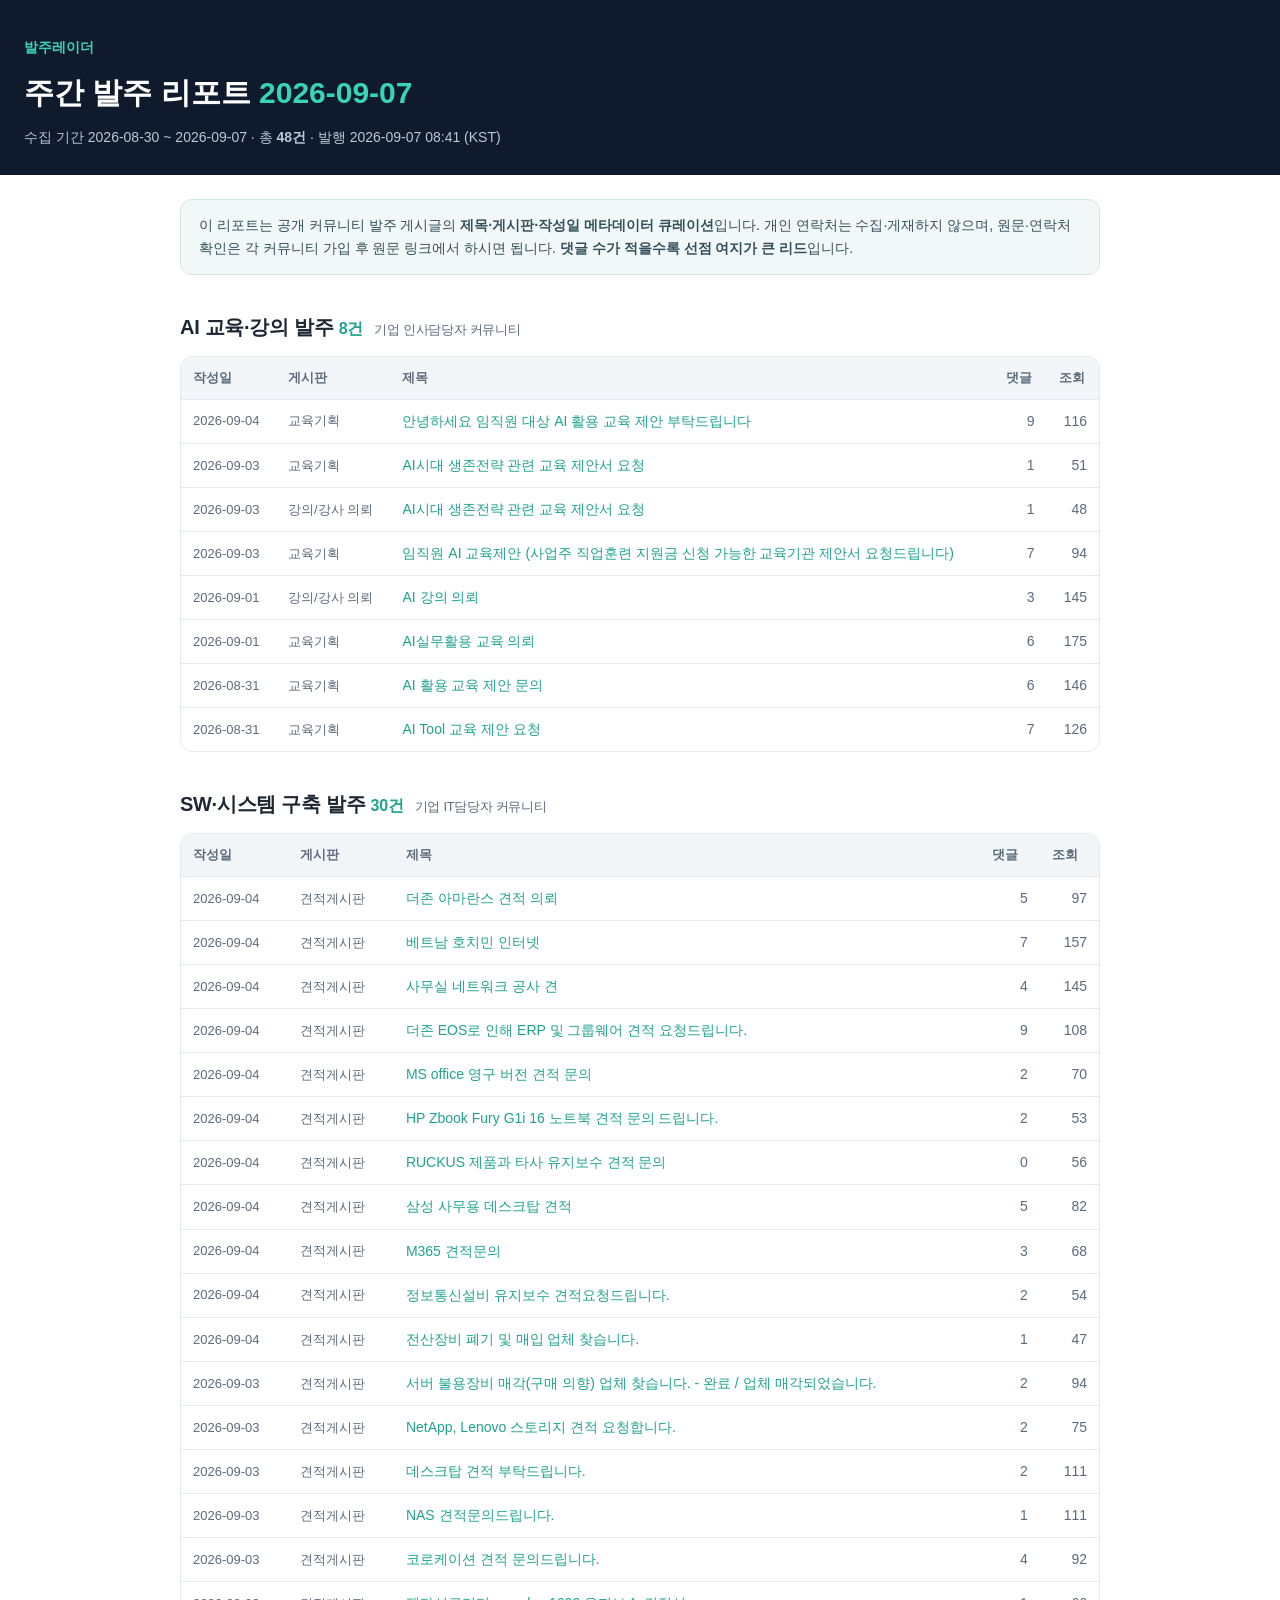
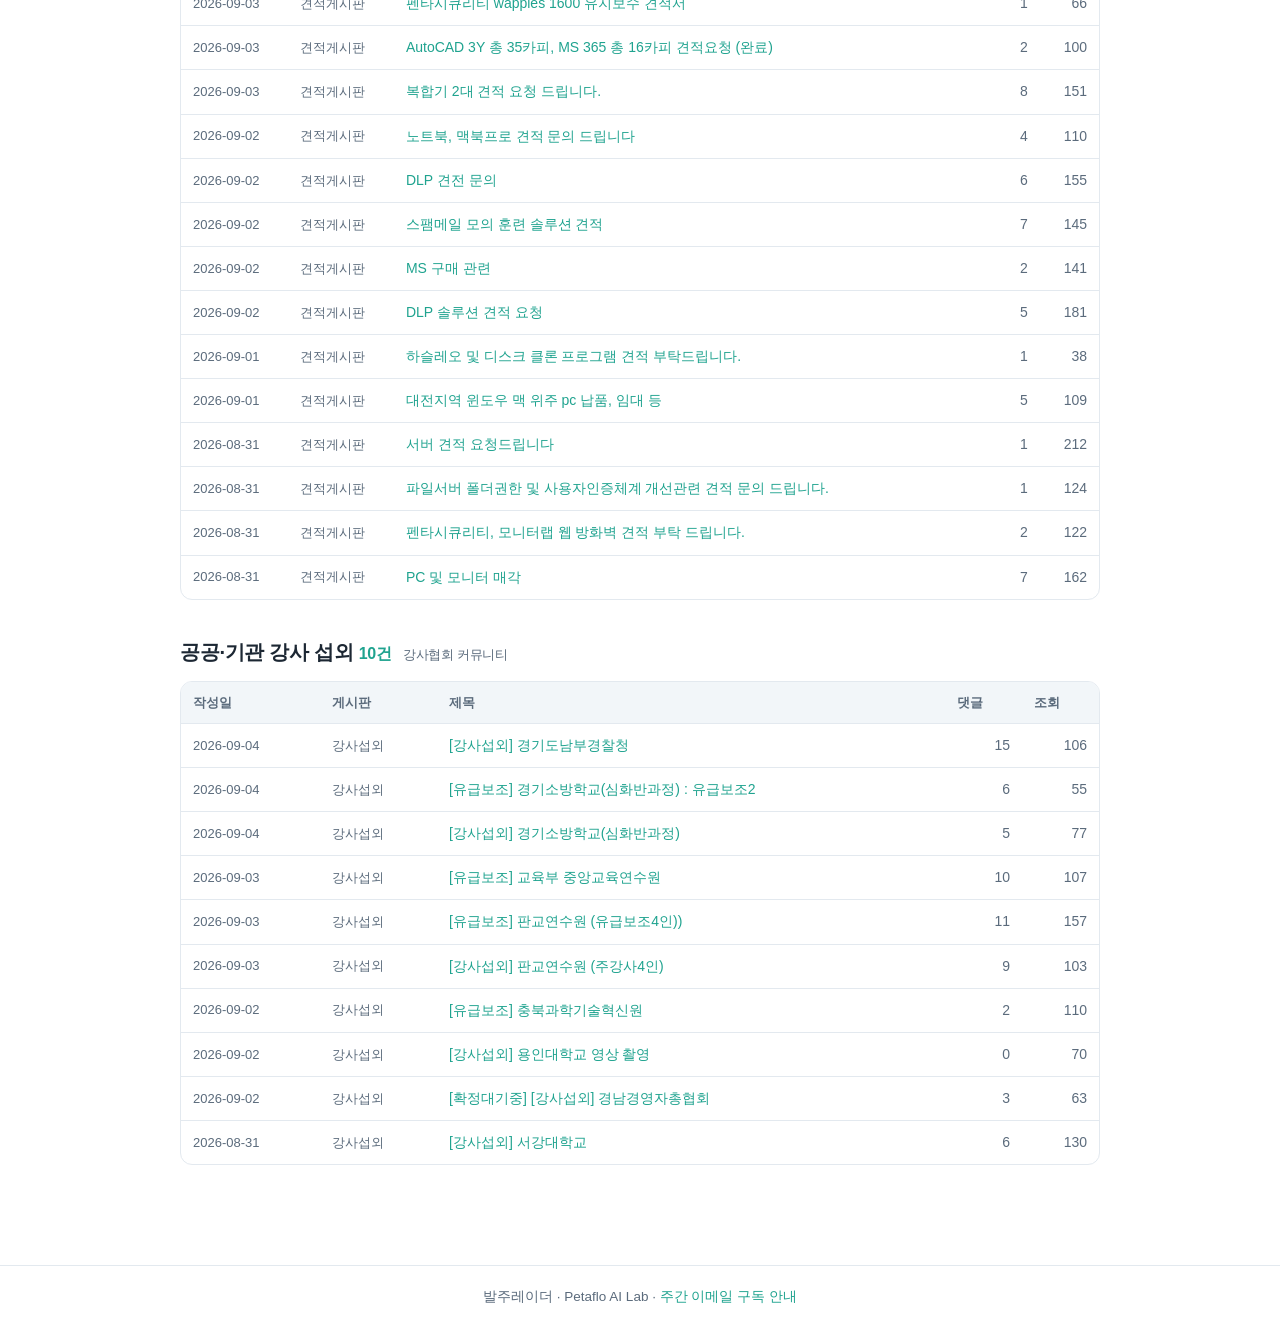
<file: reports/2026-09-07.html>
<!DOCTYPE html>
<html lang="ko"><head>
<meta charset="utf-8"><meta name="viewport" content="width=device-width,initial-scale=1">
<title>발주레이더 주간 리포트 2026-09-07</title>
<link rel="stylesheet" href="../assets/style.css">
</head><body class="report">
<header class="rp-head">
  <a class="brand" href="../index.html">발주레이더</a>
  <h1>주간 발주 리포트 <span class="date">2026-09-07</span></h1>
  <p class="meta">수집 기간 2026-08-30 ~ 2026-09-07 · 총 <strong>48건</strong> · 발행 2026-09-07 08:41 (KST)</p>
</header>
<main>
<section class="notice">
  <p>이 리포트는 공개 커뮤니티 발주 게시글의 <strong>제목·게시판·작성일 메타데이터 큐레이션</strong>입니다.
  개인 연락처는 수집·게재하지 않으며, 원문·연락처 확인은 각 커뮤니티 가입 후 원문 링크에서 하시면 됩니다.
  <strong>댓글 수가 적을수록 선점 여지가 큰 리드</strong>입니다.</p>
</section>
<section class="cat">
<h2>AI 교육·강의 발주 <span class="cnt">8건</span> <span class="src">기업 인사담당자 커뮤니티</span></h2>
<div class="tbl-wrap"><table>
<thead><tr><th>작성일</th><th>게시판</th><th>제목</th><th>댓글</th><th>조회</th></tr></thead>
<tbody>
<tr><td class="d">2026-09-04</td><td class="b">교육기획</td><td><a href="https://cafe.naver.com/ak573/900767" target="_blank" rel="noopener">안녕하세요 임직원 대상 AI 활용 교육 제안 부탁드립니다</a></td><td class="n">9</td><td class="n">116</td></tr>
<tr><td class="d">2026-09-03</td><td class="b">교육기획</td><td><a href="https://cafe.naver.com/ak573/900682" target="_blank" rel="noopener">AI시대 생존전략 관련 교육 제안서 요청</a></td><td class="n">1</td><td class="n">51</td></tr>
<tr><td class="d">2026-09-03</td><td class="b">강의/강사 의뢰</td><td><a href="https://cafe.naver.com/ak573/900681" target="_blank" rel="noopener">AI시대 생존전략 관련 교육 제안서 요청</a></td><td class="n">1</td><td class="n">48</td></tr>
<tr><td class="d">2026-09-03</td><td class="b">교육기획</td><td><a href="https://cafe.naver.com/ak573/900640" target="_blank" rel="noopener">임직원 AI 교육제안 (사업주 직업훈련 지원금 신청 가능한 교육기관 제안서 요청드립니다)</a></td><td class="n">7</td><td class="n">94</td></tr>
<tr><td class="d">2026-09-01</td><td class="b">강의/강사 의뢰</td><td><a href="https://cafe.naver.com/ak573/900476" target="_blank" rel="noopener">AI 강의 의뢰</a></td><td class="n">3</td><td class="n">145</td></tr>
<tr><td class="d">2026-09-01</td><td class="b">교육기획</td><td><a href="https://cafe.naver.com/ak573/900455" target="_blank" rel="noopener">AI실무활용 교육 의뢰</a></td><td class="n">6</td><td class="n">175</td></tr>
<tr><td class="d">2026-08-31</td><td class="b">교육기획</td><td><a href="https://cafe.naver.com/ak573/900358" target="_blank" rel="noopener">AI 활용 교육 제안 문의</a></td><td class="n">6</td><td class="n">146</td></tr>
<tr><td class="d">2026-08-31</td><td class="b">교육기획</td><td><a href="https://cafe.naver.com/ak573/900345" target="_blank" rel="noopener">AI Tool 교육 제안 요청</a></td><td class="n">7</td><td class="n">126</td></tr>
</tbody></table></div>
</section>

<section class="cat">
<h2>SW·시스템 구축 발주 <span class="cnt">30건</span> <span class="src">기업 IT담당자 커뮤니티</span></h2>
<div class="tbl-wrap"><table>
<thead><tr><th>작성일</th><th>게시판</th><th>제목</th><th>댓글</th><th>조회</th></tr></thead>
<tbody>
<tr><td class="d">2026-09-04</td><td class="b">견적게시판</td><td><a href="https://cafe.naver.com/peopleofit/138033" target="_blank" rel="noopener">더존 아마란스 견적 의뢰</a></td><td class="n">5</td><td class="n">97</td></tr>
<tr><td class="d">2026-09-04</td><td class="b">견적게시판</td><td><a href="https://cafe.naver.com/peopleofit/138032" target="_blank" rel="noopener">베트남 호치민 인터넷</a></td><td class="n">7</td><td class="n">157</td></tr>
<tr><td class="d">2026-09-04</td><td class="b">견적게시판</td><td><a href="https://cafe.naver.com/peopleofit/138031" target="_blank" rel="noopener">사무실 네트워크 공사 견</a></td><td class="n">4</td><td class="n">145</td></tr>
<tr><td class="d">2026-09-04</td><td class="b">견적게시판</td><td><a href="https://cafe.naver.com/peopleofit/138029" target="_blank" rel="noopener">더존 EOS로 인해 ERP 및 그룹웨어 견적 요청드립니다.</a></td><td class="n">9</td><td class="n">108</td></tr>
<tr><td class="d">2026-09-04</td><td class="b">견적게시판</td><td><a href="https://cafe.naver.com/peopleofit/138028" target="_blank" rel="noopener">MS office 영구 버전 견적 문의</a></td><td class="n">2</td><td class="n">70</td></tr>
<tr><td class="d">2026-09-04</td><td class="b">견적게시판</td><td><a href="https://cafe.naver.com/peopleofit/138025" target="_blank" rel="noopener">HP Zbook Fury G1i 16 노트북 견적 문의 드립니다.</a></td><td class="n">2</td><td class="n">53</td></tr>
<tr><td class="d">2026-09-04</td><td class="b">견적게시판</td><td><a href="https://cafe.naver.com/peopleofit/138024" target="_blank" rel="noopener">RUCKUS 제품과 타사 유지보수 견적 문의</a></td><td class="n">0</td><td class="n">56</td></tr>
<tr><td class="d">2026-09-04</td><td class="b">견적게시판</td><td><a href="https://cafe.naver.com/peopleofit/138023" target="_blank" rel="noopener">삼성 사무용 데스크탑 견적</a></td><td class="n">5</td><td class="n">82</td></tr>
<tr><td class="d">2026-09-04</td><td class="b">견적게시판</td><td><a href="https://cafe.naver.com/peopleofit/138015" target="_blank" rel="noopener">M365 견적문의</a></td><td class="n">3</td><td class="n">68</td></tr>
<tr><td class="d">2026-09-04</td><td class="b">견적게시판</td><td><a href="https://cafe.naver.com/peopleofit/138014" target="_blank" rel="noopener">정보통신설비 유지보수 견적요청드립니다.</a></td><td class="n">2</td><td class="n">54</td></tr>
<tr><td class="d">2026-09-04</td><td class="b">견적게시판</td><td><a href="https://cafe.naver.com/peopleofit/138008" target="_blank" rel="noopener">전산장비 폐기 및 매입 업체 찾습니다.</a></td><td class="n">1</td><td class="n">47</td></tr>
<tr><td class="d">2026-09-03</td><td class="b">견적게시판</td><td><a href="https://cafe.naver.com/peopleofit/138001" target="_blank" rel="noopener">서버 불용장비 매각(구매 의향) 업체 찾습니다. - 완료 / 업체 매각되었습니다.</a></td><td class="n">2</td><td class="n">94</td></tr>
<tr><td class="d">2026-09-03</td><td class="b">견적게시판</td><td><a href="https://cafe.naver.com/peopleofit/138000" target="_blank" rel="noopener">NetApp, Lenovo 스토리지 견적 요청합니다.</a></td><td class="n">2</td><td class="n">75</td></tr>
<tr><td class="d">2026-09-03</td><td class="b">견적게시판</td><td><a href="https://cafe.naver.com/peopleofit/137993" target="_blank" rel="noopener">데스크탑 견적 부탁드립니다.</a></td><td class="n">2</td><td class="n">111</td></tr>
<tr><td class="d">2026-09-03</td><td class="b">견적게시판</td><td><a href="https://cafe.naver.com/peopleofit/137992" target="_blank" rel="noopener">NAS 견적문의드립니다.</a></td><td class="n">1</td><td class="n">111</td></tr>
<tr><td class="d">2026-09-03</td><td class="b">견적게시판</td><td><a href="https://cafe.naver.com/peopleofit/137986" target="_blank" rel="noopener">코로케이션 견적 문의드립니다.</a></td><td class="n">4</td><td class="n">92</td></tr>
<tr><td class="d">2026-09-03</td><td class="b">견적게시판</td><td><a href="https://cafe.naver.com/peopleofit/137978" target="_blank" rel="noopener">펜타시큐리티 wapples 1600 유지보수 견적서</a></td><td class="n">1</td><td class="n">66</td></tr>
<tr><td class="d">2026-09-03</td><td class="b">견적게시판</td><td><a href="https://cafe.naver.com/peopleofit/137975" target="_blank" rel="noopener">AutoCAD 3Y 총 35카피, MS 365 총 16카피 견적요청 (완료)</a></td><td class="n">2</td><td class="n">100</td></tr>
<tr><td class="d">2026-09-03</td><td class="b">견적게시판</td><td><a href="https://cafe.naver.com/peopleofit/137970" target="_blank" rel="noopener">복합기 2대 견적 요청 드립니다.</a></td><td class="n">8</td><td class="n">151</td></tr>
<tr><td class="d">2026-09-02</td><td class="b">견적게시판</td><td><a href="https://cafe.naver.com/peopleofit/137962" target="_blank" rel="noopener">노트북, 맥북프로 견적 문의 드립니다</a></td><td class="n">4</td><td class="n">110</td></tr>
<tr><td class="d">2026-09-02</td><td class="b">견적게시판</td><td><a href="https://cafe.naver.com/peopleofit/137954" target="_blank" rel="noopener">DLP 견전 문의</a></td><td class="n">6</td><td class="n">155</td></tr>
<tr><td class="d">2026-09-02</td><td class="b">견적게시판</td><td><a href="https://cafe.naver.com/peopleofit/137953" target="_blank" rel="noopener">스팸메일 모의 훈련 솔루션 견적</a></td><td class="n">7</td><td class="n">145</td></tr>
<tr><td class="d">2026-09-02</td><td class="b">견적게시판</td><td><a href="https://cafe.naver.com/peopleofit/137948" target="_blank" rel="noopener">MS 구매 관련</a></td><td class="n">2</td><td class="n">141</td></tr>
<tr><td class="d">2026-09-02</td><td class="b">견적게시판</td><td><a href="https://cafe.naver.com/peopleofit/137940" target="_blank" rel="noopener">DLP 솔루션 견적 요청</a></td><td class="n">5</td><td class="n">181</td></tr>
<tr><td class="d">2026-09-01</td><td class="b">견적게시판</td><td><a href="https://cafe.naver.com/peopleofit/137928" target="_blank" rel="noopener">하슬레오 및 디스크 클론 프로그램 견적 부탁드립니다.</a></td><td class="n">1</td><td class="n">38</td></tr>
<tr><td class="d">2026-09-01</td><td class="b">견적게시판</td><td><a href="https://cafe.naver.com/peopleofit/137909" target="_blank" rel="noopener">대전지역 윈도우 맥 위주 pc 납품, 임대 등</a></td><td class="n">5</td><td class="n">109</td></tr>
<tr><td class="d">2026-08-31</td><td class="b">견적게시판</td><td><a href="https://cafe.naver.com/peopleofit/137898" target="_blank" rel="noopener">서버 견적 요청드립니다</a></td><td class="n">1</td><td class="n">212</td></tr>
<tr><td class="d">2026-08-31</td><td class="b">견적게시판</td><td><a href="https://cafe.naver.com/peopleofit/137897" target="_blank" rel="noopener">파일서버 폴더권한 및 사용자인증체계 개선관련 견적 문의 드립니다.</a></td><td class="n">1</td><td class="n">124</td></tr>
<tr><td class="d">2026-08-31</td><td class="b">견적게시판</td><td><a href="https://cafe.naver.com/peopleofit/137884" target="_blank" rel="noopener">펜타시큐리티, 모니터랩 웹 방화벽 견적 부탁 드립니다.</a></td><td class="n">2</td><td class="n">122</td></tr>
<tr><td class="d">2026-08-31</td><td class="b">견적게시판</td><td><a href="https://cafe.naver.com/peopleofit/137880" target="_blank" rel="noopener">PC 및 모니터 매각</a></td><td class="n">7</td><td class="n">162</td></tr>
</tbody></table></div>
</section>

<section class="cat">
<h2>공공·기관 강사 섭외 <span class="cnt">10건</span> <span class="src">강사협회 커뮤니티</span></h2>
<div class="tbl-wrap"><table>
<thead><tr><th>작성일</th><th>게시판</th><th>제목</th><th>댓글</th><th>조회</th></tr></thead>
<tbody>
<tr><td class="d">2026-09-04</td><td class="b">강사섭외</td><td><a href="https://cafe.naver.com/kiea/28647" target="_blank" rel="noopener">[강사섭외] 경기도남부경찰청</a></td><td class="n">15</td><td class="n">106</td></tr>
<tr><td class="d">2026-09-04</td><td class="b">강사섭외</td><td><a href="https://cafe.naver.com/kiea/28645" target="_blank" rel="noopener">[유급보조] 경기소방학교(심화반과정) : 유급보조2</a></td><td class="n">6</td><td class="n">55</td></tr>
<tr><td class="d">2026-09-04</td><td class="b">강사섭외</td><td><a href="https://cafe.naver.com/kiea/28644" target="_blank" rel="noopener">[강사섭외] 경기소방학교(심화반과정)</a></td><td class="n">5</td><td class="n">77</td></tr>
<tr><td class="d">2026-09-03</td><td class="b">강사섭외</td><td><a href="https://cafe.naver.com/kiea/28590" target="_blank" rel="noopener">[유급보조] 교육부 중앙교육연수원</a></td><td class="n">10</td><td class="n">107</td></tr>
<tr><td class="d">2026-09-03</td><td class="b">강사섭외</td><td><a href="https://cafe.naver.com/kiea/28585" target="_blank" rel="noopener">[유급보조] 판교연수원 (유급보조4인))</a></td><td class="n">11</td><td class="n">157</td></tr>
<tr><td class="d">2026-09-03</td><td class="b">강사섭외</td><td><a href="https://cafe.naver.com/kiea/28584" target="_blank" rel="noopener">[강사섭외] 판교연수원 (주강사4인)</a></td><td class="n">9</td><td class="n">103</td></tr>
<tr><td class="d">2026-09-02</td><td class="b">강사섭외</td><td><a href="https://cafe.naver.com/kiea/28521" target="_blank" rel="noopener">[유급보조] 충북과학기술혁신원</a></td><td class="n">2</td><td class="n">110</td></tr>
<tr><td class="d">2026-09-02</td><td class="b">강사섭외</td><td><a href="https://cafe.naver.com/kiea/28491" target="_blank" rel="noopener">[강사섭외] 용인대학교 영상 촬영</a></td><td class="n">0</td><td class="n">70</td></tr>
<tr><td class="d">2026-09-02</td><td class="b">강사섭외</td><td><a href="https://cafe.naver.com/kiea/28475" target="_blank" rel="noopener">[확정대기중] [강사섭외] 경남경영자총협회</a></td><td class="n">3</td><td class="n">63</td></tr>
<tr><td class="d">2026-08-31</td><td class="b">강사섭외</td><td><a href="https://cafe.naver.com/kiea/28351" target="_blank" rel="noopener">[강사섭외] 서강대학교</a></td><td class="n">6</td><td class="n">130</td></tr>
</tbody></table></div>
</section>

</main>
<footer class="rp-foot">
  <p>발주레이더 · Petaflo AI Lab · <a href="../index.html#subscribe">주간 이메일 구독 안내</a></p>
</footer>
</body></html>
</file>
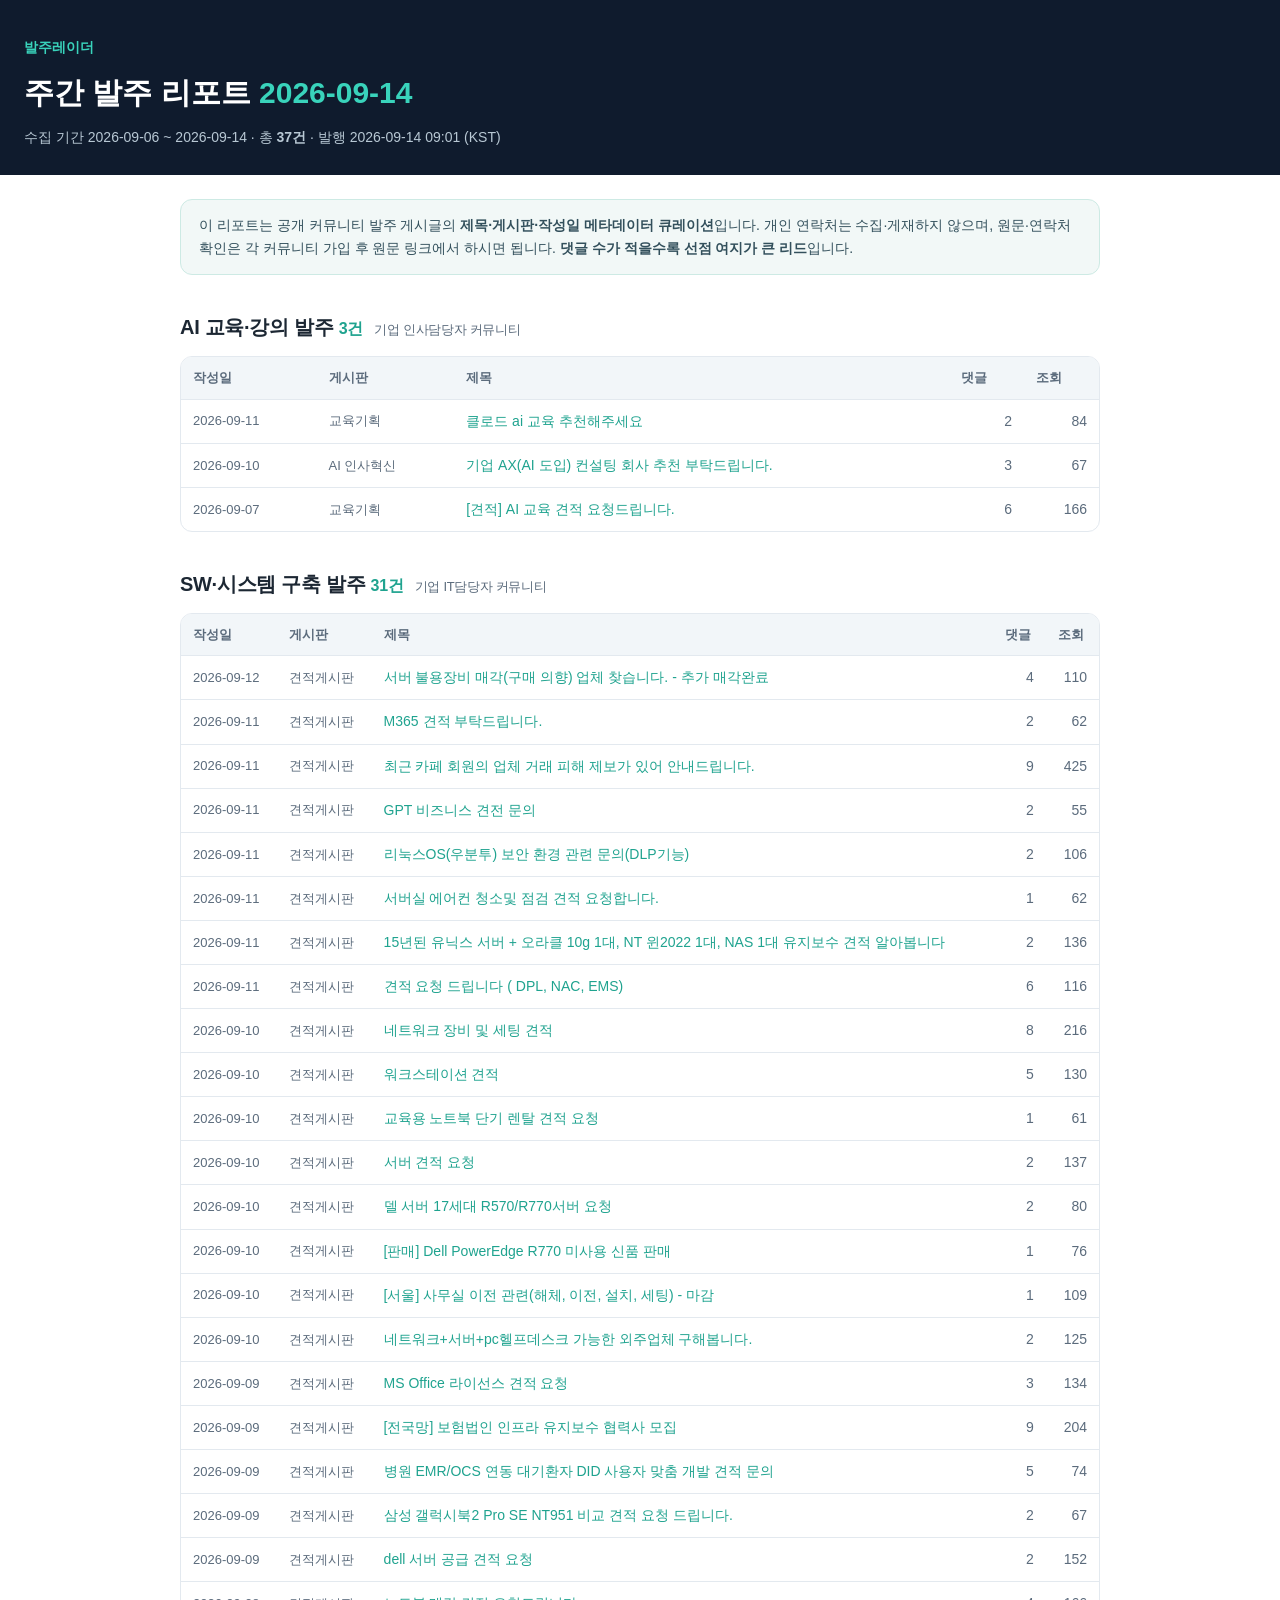
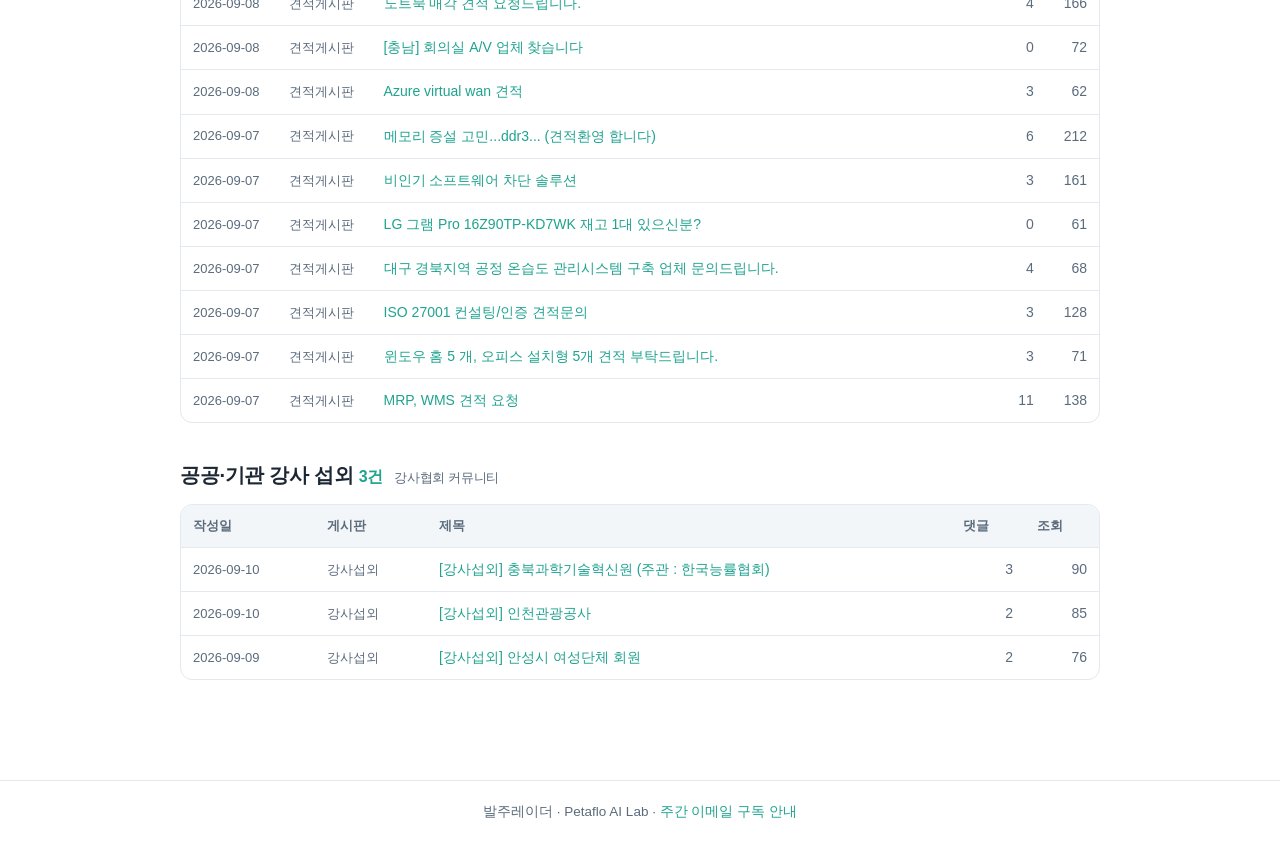
<file: reports/2026-09-14.html>
<!DOCTYPE html>
<html lang="ko"><head>
<meta charset="utf-8"><meta name="viewport" content="width=device-width,initial-scale=1">
<title>발주레이더 주간 리포트 2026-09-14</title>
<link rel="stylesheet" href="../assets/style.css">
</head><body class="report">
<header class="rp-head">
  <a class="brand" href="../index.html">발주레이더</a>
  <h1>주간 발주 리포트 <span class="date">2026-09-14</span></h1>
  <p class="meta">수집 기간 2026-09-06 ~ 2026-09-14 · 총 <strong>37건</strong> · 발행 2026-09-14 09:01 (KST)</p>
</header>
<main>
<section class="notice">
  <p>이 리포트는 공개 커뮤니티 발주 게시글의 <strong>제목·게시판·작성일 메타데이터 큐레이션</strong>입니다.
  개인 연락처는 수집·게재하지 않으며, 원문·연락처 확인은 각 커뮤니티 가입 후 원문 링크에서 하시면 됩니다.
  <strong>댓글 수가 적을수록 선점 여지가 큰 리드</strong>입니다.</p>
</section>
<section class="cat">
<h2>AI 교육·강의 발주 <span class="cnt">3건</span> <span class="src">기업 인사담당자 커뮤니티</span></h2>
<div class="tbl-wrap"><table>
<thead><tr><th>작성일</th><th>게시판</th><th>제목</th><th>댓글</th><th>조회</th></tr></thead>
<tbody>
<tr><td class="d">2026-09-11</td><td class="b">교육기획</td><td><a href="https://cafe.naver.com/ak573/901313" target="_blank" rel="noopener">클로드 ai 교육 추천해주세요</a></td><td class="n">2</td><td class="n">84</td></tr>
<tr><td class="d">2026-09-10</td><td class="b">AI 인사혁신</td><td><a href="https://cafe.naver.com/ak573/901204" target="_blank" rel="noopener">기업 AX(AI 도입) 컨설팅 회사 추천 부탁드립니다.</a></td><td class="n">3</td><td class="n">67</td></tr>
<tr><td class="d">2026-09-07</td><td class="b">교육기획</td><td><a href="https://cafe.naver.com/ak573/900829" target="_blank" rel="noopener">[견적] AI 교육 견적 요청드립니다.</a></td><td class="n">6</td><td class="n">166</td></tr>
</tbody></table></div>
</section>

<section class="cat">
<h2>SW·시스템 구축 발주 <span class="cnt">31건</span> <span class="src">기업 IT담당자 커뮤니티</span></h2>
<div class="tbl-wrap"><table>
<thead><tr><th>작성일</th><th>게시판</th><th>제목</th><th>댓글</th><th>조회</th></tr></thead>
<tbody>
<tr><td class="d">2026-09-12</td><td class="b">견적게시판</td><td><a href="https://cafe.naver.com/peopleofit/138223" target="_blank" rel="noopener">서버 불용장비 매각(구매 의향) 업체 찾습니다. - 추가 매각완료</a></td><td class="n">4</td><td class="n">110</td></tr>
<tr><td class="d">2026-09-11</td><td class="b">견적게시판</td><td><a href="https://cafe.naver.com/peopleofit/138217" target="_blank" rel="noopener">M365 견적 부탁드립니다.</a></td><td class="n">2</td><td class="n">62</td></tr>
<tr><td class="d">2026-09-11</td><td class="b">견적게시판</td><td><a href="https://cafe.naver.com/peopleofit/138204" target="_blank" rel="noopener">최근 카페 회원의 업체 거래 피해 제보가 있어 안내드립니다.</a></td><td class="n">9</td><td class="n">425</td></tr>
<tr><td class="d">2026-09-11</td><td class="b">견적게시판</td><td><a href="https://cafe.naver.com/peopleofit/138202" target="_blank" rel="noopener">GPT  비즈니스 견전 문의</a></td><td class="n">2</td><td class="n">55</td></tr>
<tr><td class="d">2026-09-11</td><td class="b">견적게시판</td><td><a href="https://cafe.naver.com/peopleofit/138199" target="_blank" rel="noopener">리눅스OS(우분투) 보안 환경 관련 문의(DLP기능)</a></td><td class="n">2</td><td class="n">106</td></tr>
<tr><td class="d">2026-09-11</td><td class="b">견적게시판</td><td><a href="https://cafe.naver.com/peopleofit/138196" target="_blank" rel="noopener">서버실 에어컨 청소및 점검 견적 요청합니다.</a></td><td class="n">1</td><td class="n">62</td></tr>
<tr><td class="d">2026-09-11</td><td class="b">견적게시판</td><td><a href="https://cafe.naver.com/peopleofit/138190" target="_blank" rel="noopener">15년된 유닉스 서버 + 오라클 10g 1대, NT 윈2022 1대, NAS 1대 유지보수 견적 알아봅니다</a></td><td class="n">2</td><td class="n">136</td></tr>
<tr><td class="d">2026-09-11</td><td class="b">견적게시판</td><td><a href="https://cafe.naver.com/peopleofit/138185" target="_blank" rel="noopener">견적 요청 드립니다 ( DPL, NAC, EMS)</a></td><td class="n">6</td><td class="n">116</td></tr>
<tr><td class="d">2026-09-10</td><td class="b">견적게시판</td><td><a href="https://cafe.naver.com/peopleofit/138179" target="_blank" rel="noopener">네트워크 장비 및 세팅 견적</a></td><td class="n">8</td><td class="n">216</td></tr>
<tr><td class="d">2026-09-10</td><td class="b">견적게시판</td><td><a href="https://cafe.naver.com/peopleofit/138177" target="_blank" rel="noopener">워크스테이션 견적</a></td><td class="n">5</td><td class="n">130</td></tr>
<tr><td class="d">2026-09-10</td><td class="b">견적게시판</td><td><a href="https://cafe.naver.com/peopleofit/138173" target="_blank" rel="noopener">교육용 노트북 단기 렌탈 견적 요청</a></td><td class="n">1</td><td class="n">61</td></tr>
<tr><td class="d">2026-09-10</td><td class="b">견적게시판</td><td><a href="https://cafe.naver.com/peopleofit/138169" target="_blank" rel="noopener">서버 견적 요청</a></td><td class="n">2</td><td class="n">137</td></tr>
<tr><td class="d">2026-09-10</td><td class="b">견적게시판</td><td><a href="https://cafe.naver.com/peopleofit/138168" target="_blank" rel="noopener">델 서버 17세대 R570/R770서버 요청</a></td><td class="n">2</td><td class="n">80</td></tr>
<tr><td class="d">2026-09-10</td><td class="b">견적게시판</td><td><a href="https://cafe.naver.com/peopleofit/138167" target="_blank" rel="noopener">[판매] Dell PowerEdge R770 미사용 신품 판매</a></td><td class="n">1</td><td class="n">76</td></tr>
<tr><td class="d">2026-09-10</td><td class="b">견적게시판</td><td><a href="https://cafe.naver.com/peopleofit/138162" target="_blank" rel="noopener">[서울] 사무실 이전 관련(해체, 이전, 설치, 세팅) - 마감</a></td><td class="n">1</td><td class="n">109</td></tr>
<tr><td class="d">2026-09-10</td><td class="b">견적게시판</td><td><a href="https://cafe.naver.com/peopleofit/138151" target="_blank" rel="noopener">네트워크+서버+pc헬프데스크 가능한 외주업체 구해봅니다.</a></td><td class="n">2</td><td class="n">125</td></tr>
<tr><td class="d">2026-09-09</td><td class="b">견적게시판</td><td><a href="https://cafe.naver.com/peopleofit/138141" target="_blank" rel="noopener">MS Office 라이선스 견적 요청</a></td><td class="n">3</td><td class="n">134</td></tr>
<tr><td class="d">2026-09-09</td><td class="b">견적게시판</td><td><a href="https://cafe.naver.com/peopleofit/138140" target="_blank" rel="noopener">[전국망] 보험법인 인프라 유지보수 협력사 모집</a></td><td class="n">9</td><td class="n">204</td></tr>
<tr><td class="d">2026-09-09</td><td class="b">견적게시판</td><td><a href="https://cafe.naver.com/peopleofit/138137" target="_blank" rel="noopener">병원 EMR/OCS 연동 대기환자 DID 사용자 맞춤 개발 견적 문의</a></td><td class="n">5</td><td class="n">74</td></tr>
<tr><td class="d">2026-09-09</td><td class="b">견적게시판</td><td><a href="https://cafe.naver.com/peopleofit/138129" target="_blank" rel="noopener">삼성 갤럭시북2 Pro SE NT951 비교 견적 요청 드립니다.</a></td><td class="n">2</td><td class="n">67</td></tr>
<tr><td class="d">2026-09-09</td><td class="b">견적게시판</td><td><a href="https://cafe.naver.com/peopleofit/138125" target="_blank" rel="noopener">dell 서버 공급 견적 요청</a></td><td class="n">2</td><td class="n">152</td></tr>
<tr><td class="d">2026-09-08</td><td class="b">견적게시판</td><td><a href="https://cafe.naver.com/peopleofit/138113" target="_blank" rel="noopener">노트북 매각 견적 요청드립니다.</a></td><td class="n">4</td><td class="n">166</td></tr>
<tr><td class="d">2026-09-08</td><td class="b">견적게시판</td><td><a href="https://cafe.naver.com/peopleofit/138105" target="_blank" rel="noopener">[충남] 회의실 A/V 업체 찾습니다</a></td><td class="n">0</td><td class="n">72</td></tr>
<tr><td class="d">2026-09-08</td><td class="b">견적게시판</td><td><a href="https://cafe.naver.com/peopleofit/138099" target="_blank" rel="noopener">Azure virtual wan 견적</a></td><td class="n">3</td><td class="n">62</td></tr>
<tr><td class="d">2026-09-07</td><td class="b">견적게시판</td><td><a href="https://cafe.naver.com/peopleofit/138072" target="_blank" rel="noopener">메모리 증설 고민...ddr3... (견적환영 합니다)</a></td><td class="n">6</td><td class="n">212</td></tr>
<tr><td class="d">2026-09-07</td><td class="b">견적게시판</td><td><a href="https://cafe.naver.com/peopleofit/138069" target="_blank" rel="noopener">비인기 소프트웨어 차단 솔루션</a></td><td class="n">3</td><td class="n">161</td></tr>
<tr><td class="d">2026-09-07</td><td class="b">견적게시판</td><td><a href="https://cafe.naver.com/peopleofit/138064" target="_blank" rel="noopener">LG 그램 Pro 16Z90TP-KD7WK 재고 1대 있으신분?</a></td><td class="n">0</td><td class="n">61</td></tr>
<tr><td class="d">2026-09-07</td><td class="b">견적게시판</td><td><a href="https://cafe.naver.com/peopleofit/138059" target="_blank" rel="noopener">대구 경북지역 공정 온습도 관리시스템 구축 업체 문의드립니다.</a></td><td class="n">4</td><td class="n">68</td></tr>
<tr><td class="d">2026-09-07</td><td class="b">견적게시판</td><td><a href="https://cafe.naver.com/peopleofit/138052" target="_blank" rel="noopener">ISO 27001 컨설팅/인증 견적문의</a></td><td class="n">3</td><td class="n">128</td></tr>
<tr><td class="d">2026-09-07</td><td class="b">견적게시판</td><td><a href="https://cafe.naver.com/peopleofit/138049" target="_blank" rel="noopener">윈도우 홈 5 개, 오피스 설치형 5개 견적 부탁드립니다.</a></td><td class="n">3</td><td class="n">71</td></tr>
<tr><td class="d">2026-09-07</td><td class="b">견적게시판</td><td><a href="https://cafe.naver.com/peopleofit/138048" target="_blank" rel="noopener">MRP, WMS 견적 요청</a></td><td class="n">11</td><td class="n">138</td></tr>
</tbody></table></div>
</section>

<section class="cat">
<h2>공공·기관 강사 섭외 <span class="cnt">3건</span> <span class="src">강사협회 커뮤니티</span></h2>
<div class="tbl-wrap"><table>
<thead><tr><th>작성일</th><th>게시판</th><th>제목</th><th>댓글</th><th>조회</th></tr></thead>
<tbody>
<tr><td class="d">2026-09-10</td><td class="b">강사섭외</td><td><a href="https://cafe.naver.com/kiea/28995" target="_blank" rel="noopener">[강사섭외] 충북과학기술혁신원 (주관 : 한국능률협회)</a></td><td class="n">3</td><td class="n">90</td></tr>
<tr><td class="d">2026-09-10</td><td class="b">강사섭외</td><td><a href="https://cafe.naver.com/kiea/28993" target="_blank" rel="noopener">[강사섭외] 인천관광공사</a></td><td class="n">2</td><td class="n">85</td></tr>
<tr><td class="d">2026-09-09</td><td class="b">강사섭외</td><td><a href="https://cafe.naver.com/kiea/28927" target="_blank" rel="noopener">[강사섭외] 안성시 여성단체 회원</a></td><td class="n">2</td><td class="n">76</td></tr>
</tbody></table></div>
</section>

</main>
<footer class="rp-foot">
  <p>발주레이더 · Petaflo AI Lab · <a href="../index.html#subscribe">주간 이메일 구독 안내</a></p>
</footer>
</body></html>
</file>
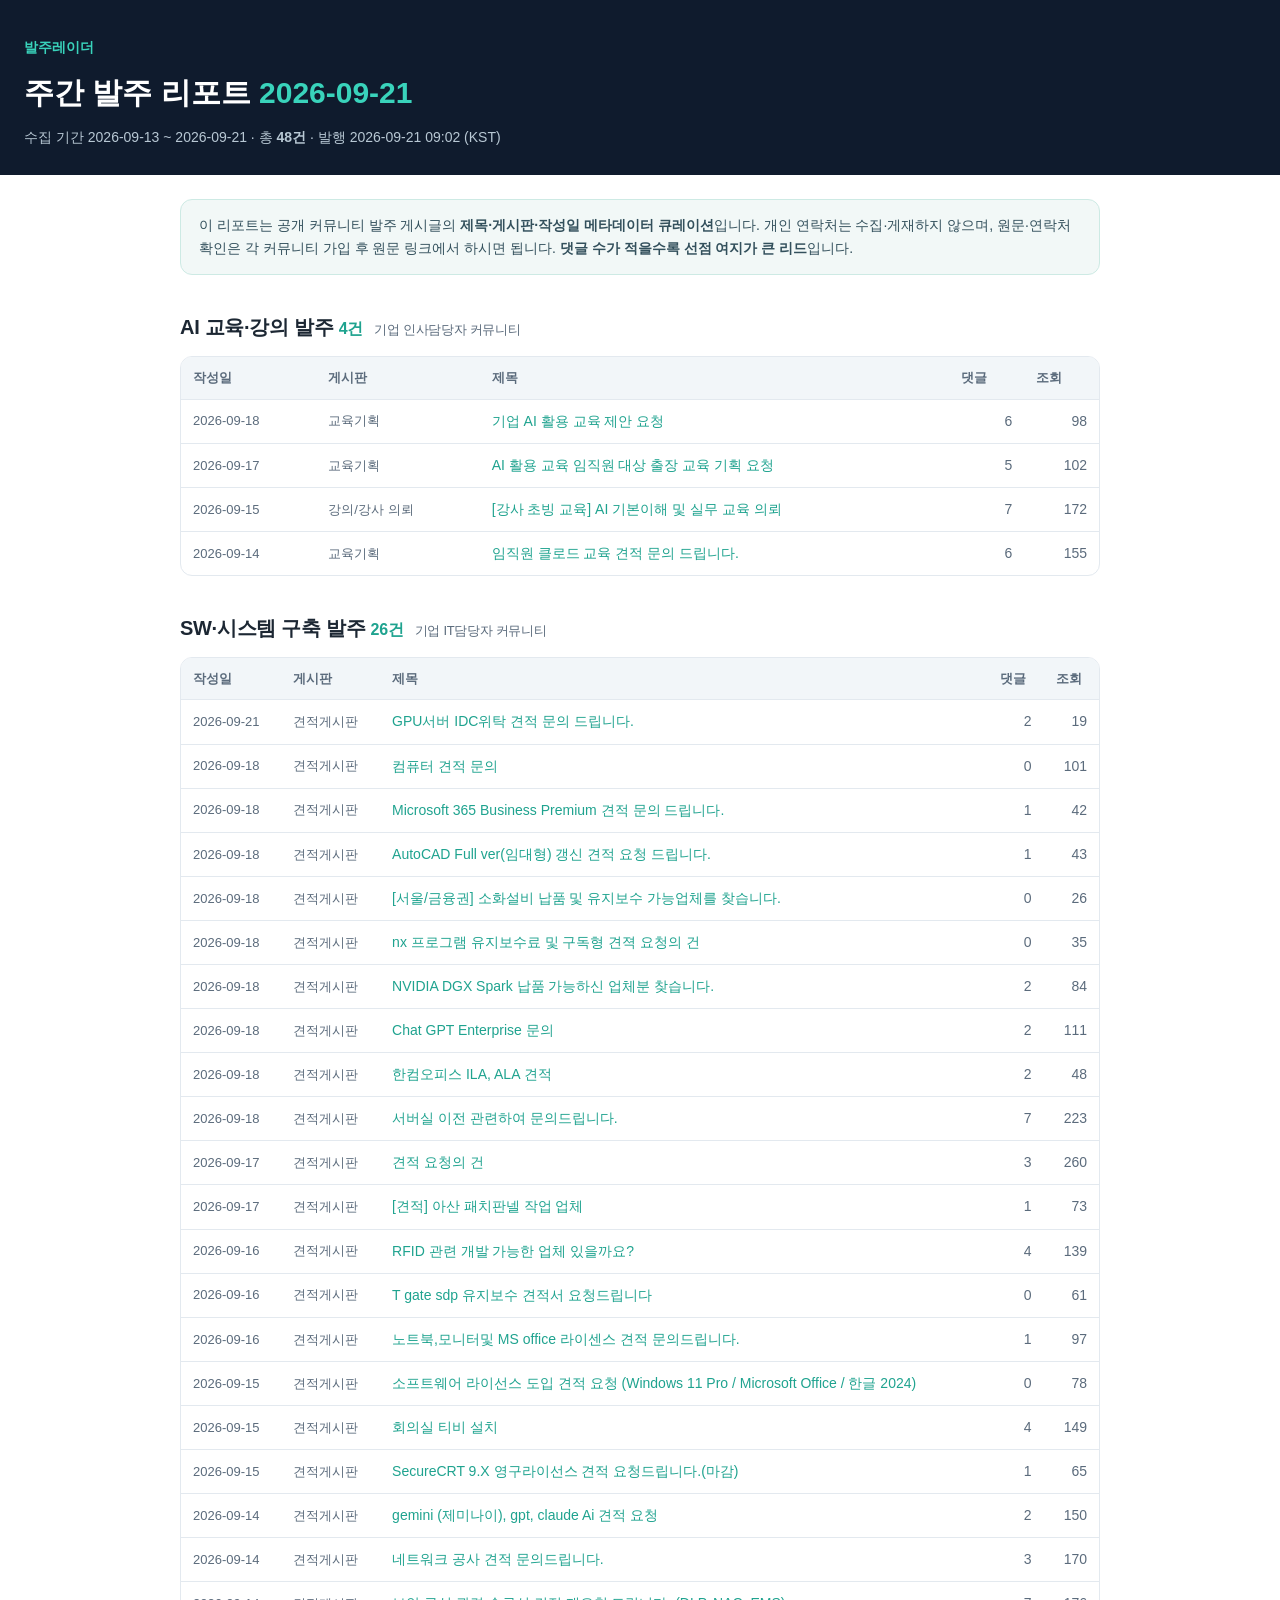
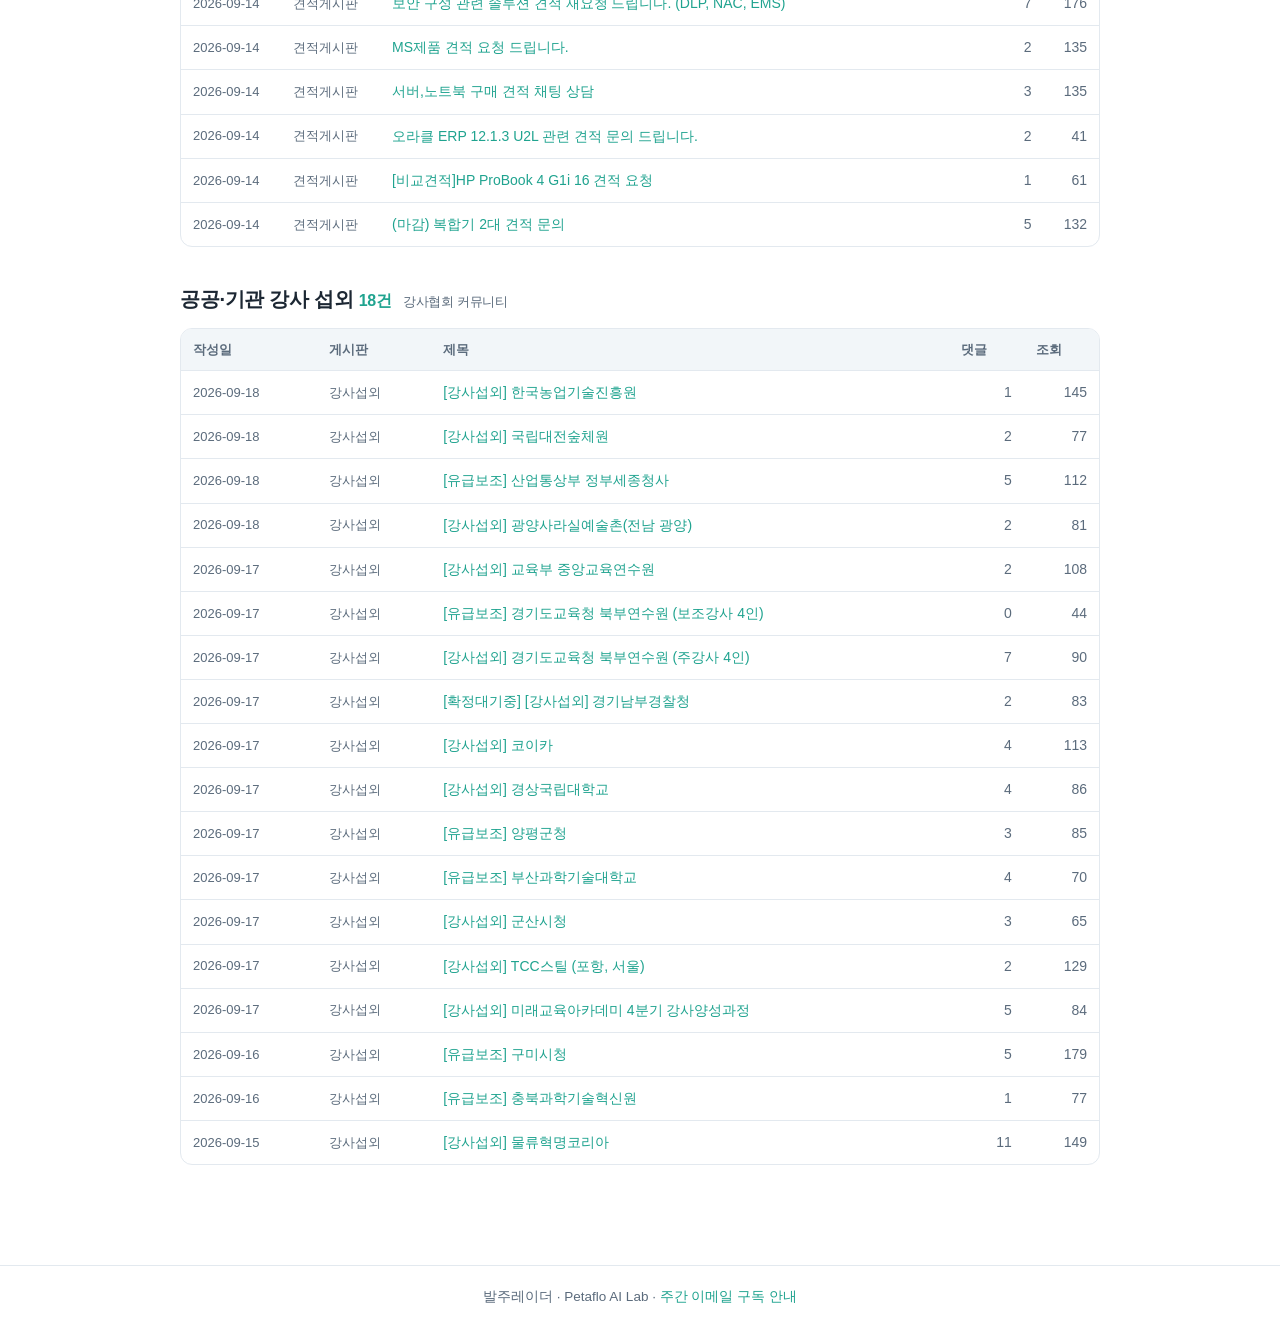
<file: reports/2026-09-21.html>
<!DOCTYPE html>
<html lang="ko"><head>
<meta charset="utf-8"><meta name="viewport" content="width=device-width,initial-scale=1">
<title>발주레이더 주간 리포트 2026-09-21</title>
<link rel="stylesheet" href="../assets/style.css">
</head><body class="report">
<header class="rp-head">
  <a class="brand" href="../index.html">발주레이더</a>
  <h1>주간 발주 리포트 <span class="date">2026-09-21</span></h1>
  <p class="meta">수집 기간 2026-09-13 ~ 2026-09-21 · 총 <strong>48건</strong> · 발행 2026-09-21 09:02 (KST)</p>
</header>
<main>
<section class="notice">
  <p>이 리포트는 공개 커뮤니티 발주 게시글의 <strong>제목·게시판·작성일 메타데이터 큐레이션</strong>입니다.
  개인 연락처는 수집·게재하지 않으며, 원문·연락처 확인은 각 커뮤니티 가입 후 원문 링크에서 하시면 됩니다.
  <strong>댓글 수가 적을수록 선점 여지가 큰 리드</strong>입니다.</p>
</section>
<section class="cat">
<h2>AI 교육·강의 발주 <span class="cnt">4건</span> <span class="src">기업 인사담당자 커뮤니티</span></h2>
<div class="tbl-wrap"><table>
<thead><tr><th>작성일</th><th>게시판</th><th>제목</th><th>댓글</th><th>조회</th></tr></thead>
<tbody>
<tr><td class="d">2026-09-18</td><td class="b">교육기획</td><td><a href="https://cafe.naver.com/ak573/901705" target="_blank" rel="noopener">기업 AI 활용 교육 제안 요청</a></td><td class="n">6</td><td class="n">98</td></tr>
<tr><td class="d">2026-09-17</td><td class="b">교육기획</td><td><a href="https://cafe.naver.com/ak573/901660" target="_blank" rel="noopener">AI 활용 교육 임직원 대상 출장 교육 기획 요청</a></td><td class="n">5</td><td class="n">102</td></tr>
<tr><td class="d">2026-09-15</td><td class="b">강의/강사 의뢰</td><td><a href="https://cafe.naver.com/ak573/901438" target="_blank" rel="noopener">[강사 초빙 교육] AI 기본이해 및 실무 교육 의뢰</a></td><td class="n">7</td><td class="n">172</td></tr>
<tr><td class="d">2026-09-14</td><td class="b">교육기획</td><td><a href="https://cafe.naver.com/ak573/901403" target="_blank" rel="noopener">임직원 클로드 교육 견적 문의 드립니다.</a></td><td class="n">6</td><td class="n">155</td></tr>
</tbody></table></div>
</section>

<section class="cat">
<h2>SW·시스템 구축 발주 <span class="cnt">26건</span> <span class="src">기업 IT담당자 커뮤니티</span></h2>
<div class="tbl-wrap"><table>
<thead><tr><th>작성일</th><th>게시판</th><th>제목</th><th>댓글</th><th>조회</th></tr></thead>
<tbody>
<tr><td class="d">2026-09-21</td><td class="b">견적게시판</td><td><a href="https://cafe.naver.com/peopleofit/138423" target="_blank" rel="noopener">GPU서버 IDC위탁 견적 문의 드립니다.</a></td><td class="n">2</td><td class="n">19</td></tr>
<tr><td class="d">2026-09-18</td><td class="b">견적게시판</td><td><a href="https://cafe.naver.com/peopleofit/138408" target="_blank" rel="noopener">컴퓨터 견적 문의</a></td><td class="n">0</td><td class="n">101</td></tr>
<tr><td class="d">2026-09-18</td><td class="b">견적게시판</td><td><a href="https://cafe.naver.com/peopleofit/138407" target="_blank" rel="noopener">Microsoft 365 Business Premium 견적 문의 드립니다.</a></td><td class="n">1</td><td class="n">42</td></tr>
<tr><td class="d">2026-09-18</td><td class="b">견적게시판</td><td><a href="https://cafe.naver.com/peopleofit/138406" target="_blank" rel="noopener">AutoCAD Full ver(임대형) 갱신 견적 요청 드립니다.</a></td><td class="n">1</td><td class="n">43</td></tr>
<tr><td class="d">2026-09-18</td><td class="b">견적게시판</td><td><a href="https://cafe.naver.com/peopleofit/138404" target="_blank" rel="noopener">[서울/금융권] 소화설비 납품 및 유지보수 가능업체를 찾습니다.</a></td><td class="n">0</td><td class="n">26</td></tr>
<tr><td class="d">2026-09-18</td><td class="b">견적게시판</td><td><a href="https://cafe.naver.com/peopleofit/138401" target="_blank" rel="noopener">nx 프로그램 유지보수료 및 구독형 견젹 요청의 건</a></td><td class="n">0</td><td class="n">35</td></tr>
<tr><td class="d">2026-09-18</td><td class="b">견적게시판</td><td><a href="https://cafe.naver.com/peopleofit/138399" target="_blank" rel="noopener">NVIDIA DGX Spark 납품 가능하신 업체분 찾습니다.</a></td><td class="n">2</td><td class="n">84</td></tr>
<tr><td class="d">2026-09-18</td><td class="b">견적게시판</td><td><a href="https://cafe.naver.com/peopleofit/138396" target="_blank" rel="noopener">Chat GPT Enterprise 문의</a></td><td class="n">2</td><td class="n">111</td></tr>
<tr><td class="d">2026-09-18</td><td class="b">견적게시판</td><td><a href="https://cafe.naver.com/peopleofit/138391" target="_blank" rel="noopener">한컴오피스 ILA, ALA 견적</a></td><td class="n">2</td><td class="n">48</td></tr>
<tr><td class="d">2026-09-18</td><td class="b">견적게시판</td><td><a href="https://cafe.naver.com/peopleofit/138385" target="_blank" rel="noopener">서버실 이전 관련하여 문의드립니다.</a></td><td class="n">7</td><td class="n">223</td></tr>
<tr><td class="d">2026-09-17</td><td class="b">견적게시판</td><td><a href="https://cafe.naver.com/peopleofit/138381" target="_blank" rel="noopener">견적 요청의 건</a></td><td class="n">3</td><td class="n">260</td></tr>
<tr><td class="d">2026-09-17</td><td class="b">견적게시판</td><td><a href="https://cafe.naver.com/peopleofit/138373" target="_blank" rel="noopener">[견적] 아산 패치판넬 작업 업체</a></td><td class="n">1</td><td class="n">73</td></tr>
<tr><td class="d">2026-09-16</td><td class="b">견적게시판</td><td><a href="https://cafe.naver.com/peopleofit/138356" target="_blank" rel="noopener">RFID 관련 개발 가능한 업체 있을까요?</a></td><td class="n">4</td><td class="n">139</td></tr>
<tr><td class="d">2026-09-16</td><td class="b">견적게시판</td><td><a href="https://cafe.naver.com/peopleofit/138347" target="_blank" rel="noopener">T gate sdp 유지보수 견적서 요청드립니다</a></td><td class="n">0</td><td class="n">61</td></tr>
<tr><td class="d">2026-09-16</td><td class="b">견적게시판</td><td><a href="https://cafe.naver.com/peopleofit/138330" target="_blank" rel="noopener">노트북,모니터및 MS office 라이센스 견적 문의드립니다.</a></td><td class="n">1</td><td class="n">97</td></tr>
<tr><td class="d">2026-09-15</td><td class="b">견적게시판</td><td><a href="https://cafe.naver.com/peopleofit/138318" target="_blank" rel="noopener">소프트웨어 라이선스 도입 견적 요청 (Windows 11 Pro / Microsoft Office / 한글 2024)</a></td><td class="n">0</td><td class="n">78</td></tr>
<tr><td class="d">2026-09-15</td><td class="b">견적게시판</td><td><a href="https://cafe.naver.com/peopleofit/138309" target="_blank" rel="noopener">회의실 티비 설치</a></td><td class="n">4</td><td class="n">149</td></tr>
<tr><td class="d">2026-09-15</td><td class="b">견적게시판</td><td><a href="https://cafe.naver.com/peopleofit/138303" target="_blank" rel="noopener">SecureCRT 9.X 영구라이선스 견적 요청드립니다.(마감)</a></td><td class="n">1</td><td class="n">65</td></tr>
<tr><td class="d">2026-09-14</td><td class="b">견적게시판</td><td><a href="https://cafe.naver.com/peopleofit/138275" target="_blank" rel="noopener">gemini (제미나이), gpt, claude Ai 견적 요청</a></td><td class="n">2</td><td class="n">150</td></tr>
<tr><td class="d">2026-09-14</td><td class="b">견적게시판</td><td><a href="https://cafe.naver.com/peopleofit/138273" target="_blank" rel="noopener">네트워크 공사 견적 문의드립니다.</a></td><td class="n">3</td><td class="n">170</td></tr>
<tr><td class="d">2026-09-14</td><td class="b">견적게시판</td><td><a href="https://cafe.naver.com/peopleofit/138270" target="_blank" rel="noopener">보안 구성 관련 솔루션 견적 재요청 드립니다. (DLP, NAC, EMS)</a></td><td class="n">7</td><td class="n">176</td></tr>
<tr><td class="d">2026-09-14</td><td class="b">견적게시판</td><td><a href="https://cafe.naver.com/peopleofit/138265" target="_blank" rel="noopener">MS제품 견적 요청 드립니다.</a></td><td class="n">2</td><td class="n">135</td></tr>
<tr><td class="d">2026-09-14</td><td class="b">견적게시판</td><td><a href="https://cafe.naver.com/peopleofit/138263" target="_blank" rel="noopener">서버,노트북 구매 견적 채팅 상담</a></td><td class="n">3</td><td class="n">135</td></tr>
<tr><td class="d">2026-09-14</td><td class="b">견적게시판</td><td><a href="https://cafe.naver.com/peopleofit/138253" target="_blank" rel="noopener">오라클 ERP 12.1.3 U2L 관련 견적 문의 드립니다.</a></td><td class="n">2</td><td class="n">41</td></tr>
<tr><td class="d">2026-09-14</td><td class="b">견적게시판</td><td><a href="https://cafe.naver.com/peopleofit/138251" target="_blank" rel="noopener">[비교견적]HP ProBook 4 G1i 16 견적 요청</a></td><td class="n">1</td><td class="n">61</td></tr>
<tr><td class="d">2026-09-14</td><td class="b">견적게시판</td><td><a href="https://cafe.naver.com/peopleofit/138240" target="_blank" rel="noopener">(마감) 복합기 2대 견적 문의</a></td><td class="n">5</td><td class="n">132</td></tr>
</tbody></table></div>
</section>

<section class="cat">
<h2>공공·기관 강사 섭외 <span class="cnt">18건</span> <span class="src">강사협회 커뮤니티</span></h2>
<div class="tbl-wrap"><table>
<thead><tr><th>작성일</th><th>게시판</th><th>제목</th><th>댓글</th><th>조회</th></tr></thead>
<tbody>
<tr><td class="d">2026-09-18</td><td class="b">강사섭외</td><td><a href="https://cafe.naver.com/kiea/29226" target="_blank" rel="noopener">[강사섭외] 한국농업기술진흥원</a></td><td class="n">1</td><td class="n">145</td></tr>
<tr><td class="d">2026-09-18</td><td class="b">강사섭외</td><td><a href="https://cafe.naver.com/kiea/29225" target="_blank" rel="noopener">[강사섭외] 국립대전숲체원</a></td><td class="n">2</td><td class="n">77</td></tr>
<tr><td class="d">2026-09-18</td><td class="b">강사섭외</td><td><a href="https://cafe.naver.com/kiea/29223" target="_blank" rel="noopener">[유급보조] 산업통상부 정부세종청사</a></td><td class="n">5</td><td class="n">112</td></tr>
<tr><td class="d">2026-09-18</td><td class="b">강사섭외</td><td><a href="https://cafe.naver.com/kiea/29222" target="_blank" rel="noopener">[강사섭외] 광양사라실예술촌(전남 광양)</a></td><td class="n">2</td><td class="n">81</td></tr>
<tr><td class="d">2026-09-17</td><td class="b">강사섭외</td><td><a href="https://cafe.naver.com/kiea/29214" target="_blank" rel="noopener">[강사섭외] 교육부 중앙교육연수원</a></td><td class="n">2</td><td class="n">108</td></tr>
<tr><td class="d">2026-09-17</td><td class="b">강사섭외</td><td><a href="https://cafe.naver.com/kiea/29213" target="_blank" rel="noopener">[유급보조] 경기도교육청 북부연수원 (보조강사 4인)</a></td><td class="n">0</td><td class="n">44</td></tr>
<tr><td class="d">2026-09-17</td><td class="b">강사섭외</td><td><a href="https://cafe.naver.com/kiea/29212" target="_blank" rel="noopener">[강사섭외] 경기도교육청 북부연수원 (주강사 4인)</a></td><td class="n">7</td><td class="n">90</td></tr>
<tr><td class="d">2026-09-17</td><td class="b">강사섭외</td><td><a href="https://cafe.naver.com/kiea/29211" target="_blank" rel="noopener">[확정대기중] [강사섭외] 경기남부경찰청</a></td><td class="n">2</td><td class="n">83</td></tr>
<tr><td class="d">2026-09-17</td><td class="b">강사섭외</td><td><a href="https://cafe.naver.com/kiea/29208" target="_blank" rel="noopener">[강사섭외] 코이카</a></td><td class="n">4</td><td class="n">113</td></tr>
<tr><td class="d">2026-09-17</td><td class="b">강사섭외</td><td><a href="https://cafe.naver.com/kiea/29199" target="_blank" rel="noopener">[강사섭외] 경상국립대학교</a></td><td class="n">4</td><td class="n">86</td></tr>
<tr><td class="d">2026-09-17</td><td class="b">강사섭외</td><td><a href="https://cafe.naver.com/kiea/29196" target="_blank" rel="noopener">[유급보조] 양평군청</a></td><td class="n">3</td><td class="n">85</td></tr>
<tr><td class="d">2026-09-17</td><td class="b">강사섭외</td><td><a href="https://cafe.naver.com/kiea/29195" target="_blank" rel="noopener">[유급보조] 부산과학기술대학교</a></td><td class="n">4</td><td class="n">70</td></tr>
<tr><td class="d">2026-09-17</td><td class="b">강사섭외</td><td><a href="https://cafe.naver.com/kiea/29194" target="_blank" rel="noopener">[강사섭외] 군산시청</a></td><td class="n">3</td><td class="n">65</td></tr>
<tr><td class="d">2026-09-17</td><td class="b">강사섭외</td><td><a href="https://cafe.naver.com/kiea/29193" target="_blank" rel="noopener">[강사섭외] TCC스틸 (포항, 서울)</a></td><td class="n">2</td><td class="n">129</td></tr>
<tr><td class="d">2026-09-17</td><td class="b">강사섭외</td><td><a href="https://cafe.naver.com/kiea/29189" target="_blank" rel="noopener">[강사섭외] 미래교육아카데미 4분기 강사양성과정</a></td><td class="n">5</td><td class="n">84</td></tr>
<tr><td class="d">2026-09-16</td><td class="b">강사섭외</td><td><a href="https://cafe.naver.com/kiea/29178" target="_blank" rel="noopener">[유급보조] 구미시청</a></td><td class="n">5</td><td class="n">179</td></tr>
<tr><td class="d">2026-09-16</td><td class="b">강사섭외</td><td><a href="https://cafe.naver.com/kiea/29176" target="_blank" rel="noopener">[유급보조] 충북과학기술혁신원</a></td><td class="n">1</td><td class="n">77</td></tr>
<tr><td class="d">2026-09-15</td><td class="b">강사섭외</td><td><a href="https://cafe.naver.com/kiea/29144" target="_blank" rel="noopener">[강사섭외] 물류혁명코리아</a></td><td class="n">11</td><td class="n">149</td></tr>
</tbody></table></div>
</section>

</main>
<footer class="rp-foot">
  <p>발주레이더 · Petaflo AI Lab · <a href="../index.html#subscribe">주간 이메일 구독 안내</a></p>
</footer>
</body></html>
</file>
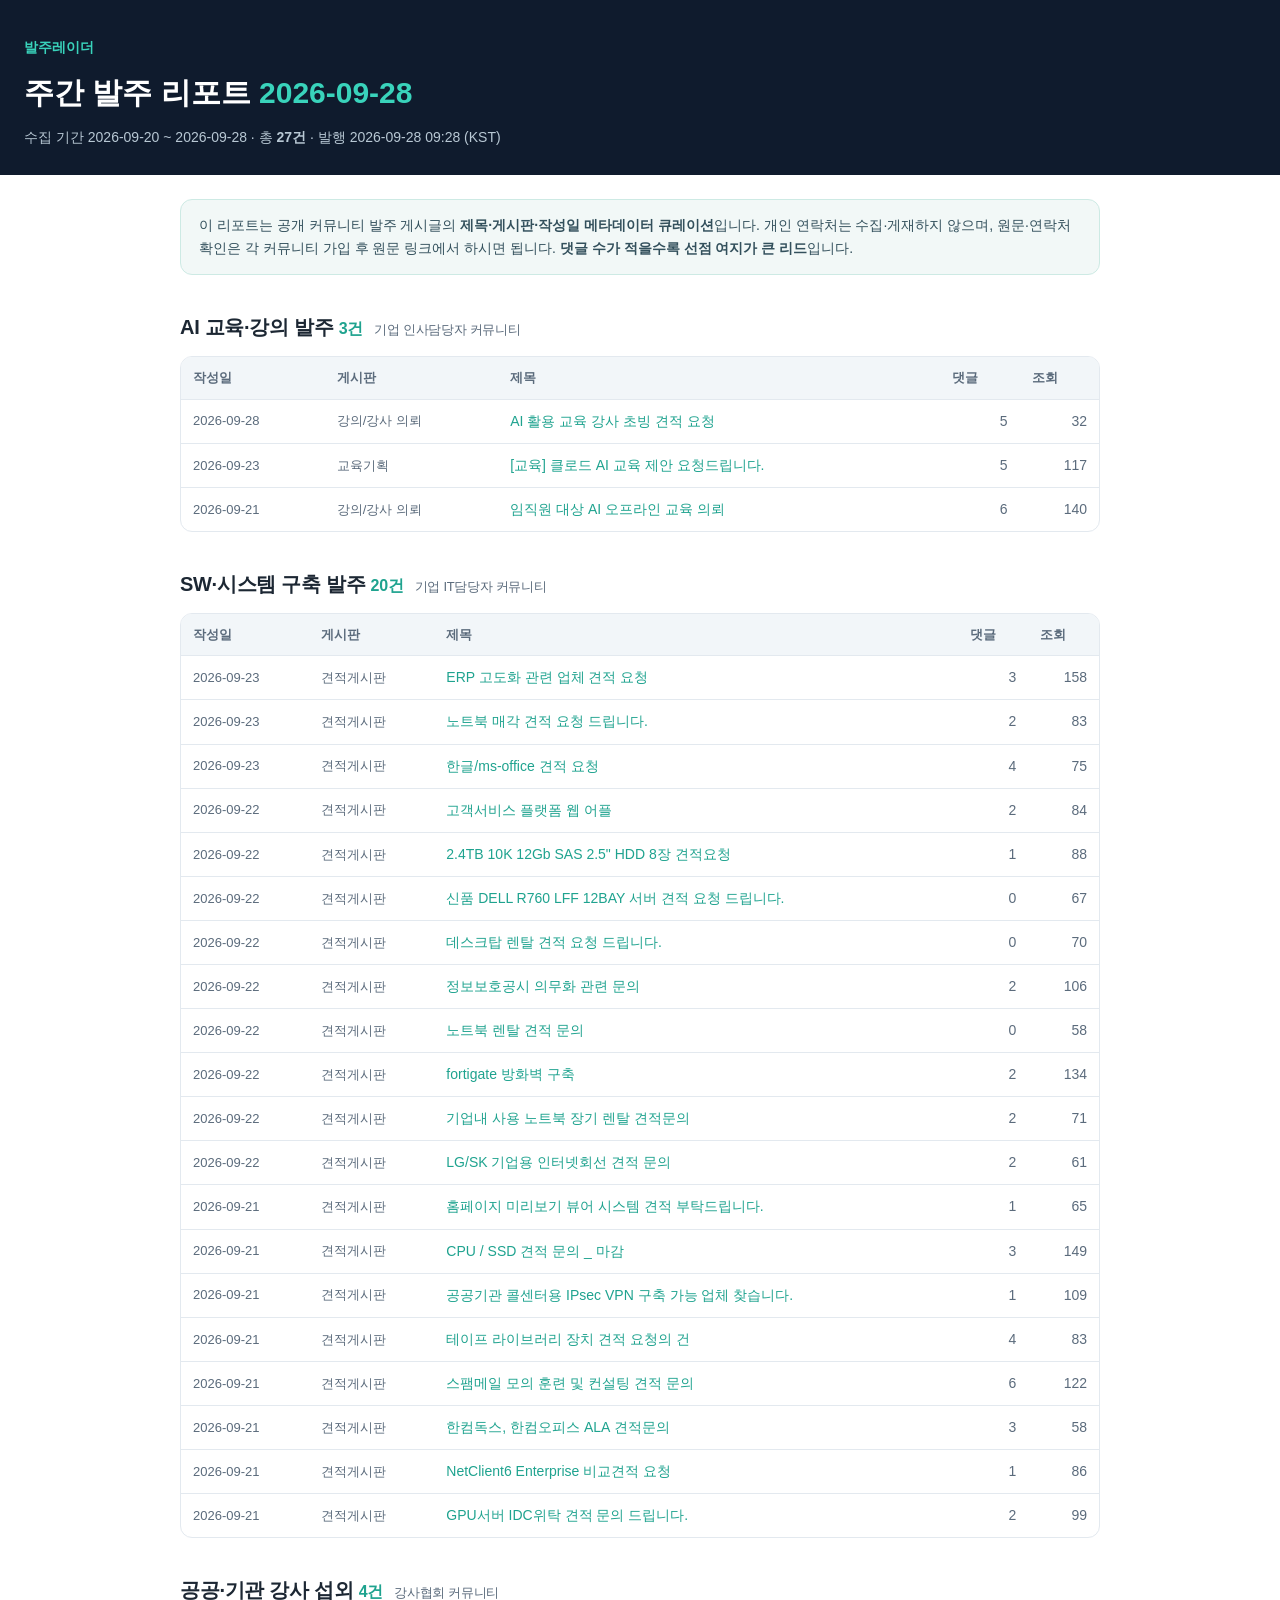
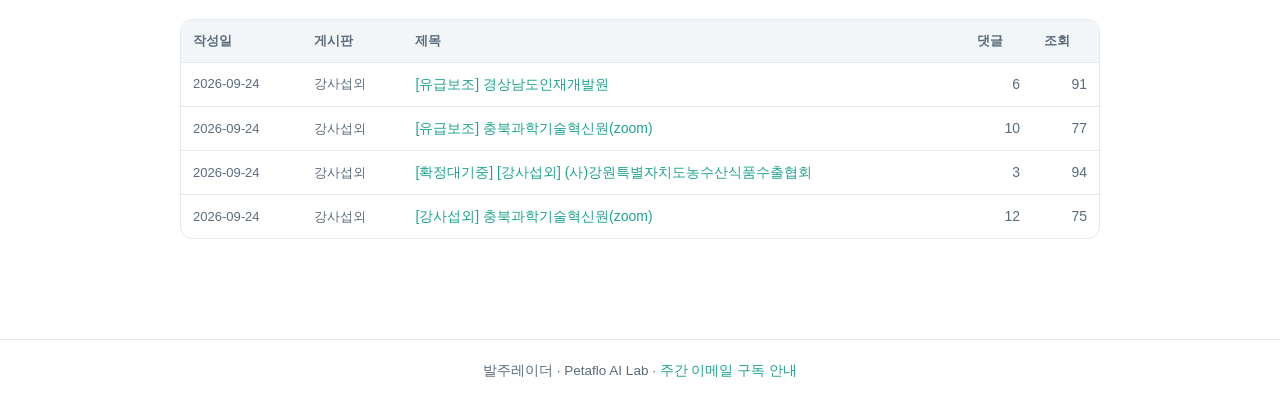
<file: reports/2026-09-28.html>
<!DOCTYPE html>
<html lang="ko"><head>
<meta charset="utf-8"><meta name="viewport" content="width=device-width,initial-scale=1">
<title>발주레이더 주간 리포트 2026-09-28</title>
<link rel="stylesheet" href="../assets/style.css">
</head><body class="report">
<header class="rp-head">
  <a class="brand" href="../index.html">발주레이더</a>
  <h1>주간 발주 리포트 <span class="date">2026-09-28</span></h1>
  <p class="meta">수집 기간 2026-09-20 ~ 2026-09-28 · 총 <strong>27건</strong> · 발행 2026-09-28 09:28 (KST)</p>
</header>
<main>
<section class="notice">
  <p>이 리포트는 공개 커뮤니티 발주 게시글의 <strong>제목·게시판·작성일 메타데이터 큐레이션</strong>입니다.
  개인 연락처는 수집·게재하지 않으며, 원문·연락처 확인은 각 커뮤니티 가입 후 원문 링크에서 하시면 됩니다.
  <strong>댓글 수가 적을수록 선점 여지가 큰 리드</strong>입니다.</p>
</section>
<section class="cat">
<h2>AI 교육·강의 발주 <span class="cnt">3건</span> <span class="src">기업 인사담당자 커뮤니티</span></h2>
<div class="tbl-wrap"><table>
<thead><tr><th>작성일</th><th>게시판</th><th>제목</th><th>댓글</th><th>조회</th></tr></thead>
<tbody>
<tr><td class="d">2026-09-28</td><td class="b">강의/강사 의뢰</td><td><a href="https://cafe.naver.com/ak573/902052" target="_blank" rel="noopener">AI 활용 교육 강사 초빙 견적 요청</a></td><td class="n">5</td><td class="n">32</td></tr>
<tr><td class="d">2026-09-23</td><td class="b">교육기획</td><td><a href="https://cafe.naver.com/ak573/901982" target="_blank" rel="noopener">[교육] 클로드 AI 교육 제안 요청드립니다.</a></td><td class="n">5</td><td class="n">117</td></tr>
<tr><td class="d">2026-09-21</td><td class="b">강의/강사 의뢰</td><td><a href="https://cafe.naver.com/ak573/901842" target="_blank" rel="noopener">임직원 대상 AI 오프라인 교육 의뢰</a></td><td class="n">6</td><td class="n">140</td></tr>
</tbody></table></div>
</section>

<section class="cat">
<h2>SW·시스템 구축 발주 <span class="cnt">20건</span> <span class="src">기업 IT담당자 커뮤니티</span></h2>
<div class="tbl-wrap"><table>
<thead><tr><th>작성일</th><th>게시판</th><th>제목</th><th>댓글</th><th>조회</th></tr></thead>
<tbody>
<tr><td class="d">2026-09-23</td><td class="b">견적게시판</td><td><a href="https://cafe.naver.com/peopleofit/138521" target="_blank" rel="noopener">ERP 고도화 관련 업체 견적 요청</a></td><td class="n">3</td><td class="n">158</td></tr>
<tr><td class="d">2026-09-23</td><td class="b">견적게시판</td><td><a href="https://cafe.naver.com/peopleofit/138520" target="_blank" rel="noopener">노트북 매각 견적 요청 드립니다.</a></td><td class="n">2</td><td class="n">83</td></tr>
<tr><td class="d">2026-09-23</td><td class="b">견적게시판</td><td><a href="https://cafe.naver.com/peopleofit/138519" target="_blank" rel="noopener">한글/ms-office 견적 요청</a></td><td class="n">4</td><td class="n">75</td></tr>
<tr><td class="d">2026-09-22</td><td class="b">견적게시판</td><td><a href="https://cafe.naver.com/peopleofit/138515" target="_blank" rel="noopener">고객서비스 플랫폼 웹 어플</a></td><td class="n">2</td><td class="n">84</td></tr>
<tr><td class="d">2026-09-22</td><td class="b">견적게시판</td><td><a href="https://cafe.naver.com/peopleofit/138500" target="_blank" rel="noopener">2.4TB 10K 12Gb SAS 2.5" HDD 8장 견적요청</a></td><td class="n">1</td><td class="n">88</td></tr>
<tr><td class="d">2026-09-22</td><td class="b">견적게시판</td><td><a href="https://cafe.naver.com/peopleofit/138494" target="_blank" rel="noopener">신품 DELL R760 LFF 12BAY 서버 견적 요청 드립니다.</a></td><td class="n">0</td><td class="n">67</td></tr>
<tr><td class="d">2026-09-22</td><td class="b">견적게시판</td><td><a href="https://cafe.naver.com/peopleofit/138493" target="_blank" rel="noopener">데스크탑 렌탈 견적 요청 드립니다.</a></td><td class="n">0</td><td class="n">70</td></tr>
<tr><td class="d">2026-09-22</td><td class="b">견적게시판</td><td><a href="https://cafe.naver.com/peopleofit/138491" target="_blank" rel="noopener">정보보호공시 의무화 관련 문의</a></td><td class="n">2</td><td class="n">106</td></tr>
<tr><td class="d">2026-09-22</td><td class="b">견적게시판</td><td><a href="https://cafe.naver.com/peopleofit/138490" target="_blank" rel="noopener">노트북 렌탈 견적 문의</a></td><td class="n">0</td><td class="n">58</td></tr>
<tr><td class="d">2026-09-22</td><td class="b">견적게시판</td><td><a href="https://cafe.naver.com/peopleofit/138485" target="_blank" rel="noopener">fortigate 방화벽 구축</a></td><td class="n">2</td><td class="n">134</td></tr>
<tr><td class="d">2026-09-22</td><td class="b">견적게시판</td><td><a href="https://cafe.naver.com/peopleofit/138475" target="_blank" rel="noopener">기업내 사용 노트북 장기 렌탈 견적문의</a></td><td class="n">2</td><td class="n">71</td></tr>
<tr><td class="d">2026-09-22</td><td class="b">견적게시판</td><td><a href="https://cafe.naver.com/peopleofit/138473" target="_blank" rel="noopener">LG/SK 기업용 인터넷회선 견적 문의</a></td><td class="n">2</td><td class="n">61</td></tr>
<tr><td class="d">2026-09-21</td><td class="b">견적게시판</td><td><a href="https://cafe.naver.com/peopleofit/138459" target="_blank" rel="noopener">홈페이지 미리보기 뷰어 시스템 견적 부탁드립니다.</a></td><td class="n">1</td><td class="n">65</td></tr>
<tr><td class="d">2026-09-21</td><td class="b">견적게시판</td><td><a href="https://cafe.naver.com/peopleofit/138457" target="_blank" rel="noopener">CPU / SSD 견적 문의 _ 마감</a></td><td class="n">3</td><td class="n">149</td></tr>
<tr><td class="d">2026-09-21</td><td class="b">견적게시판</td><td><a href="https://cafe.naver.com/peopleofit/138456" target="_blank" rel="noopener">공공기관 콜센터용 IPsec VPN 구축 가능 업체 찾습니다.</a></td><td class="n">1</td><td class="n">109</td></tr>
<tr><td class="d">2026-09-21</td><td class="b">견적게시판</td><td><a href="https://cafe.naver.com/peopleofit/138448" target="_blank" rel="noopener">테이프 라이브러리 장치 견적 요청의 건</a></td><td class="n">4</td><td class="n">83</td></tr>
<tr><td class="d">2026-09-21</td><td class="b">견적게시판</td><td><a href="https://cafe.naver.com/peopleofit/138442" target="_blank" rel="noopener">스팸메일 모의 훈련 및 컨설팅 견적 문의</a></td><td class="n">6</td><td class="n">122</td></tr>
<tr><td class="d">2026-09-21</td><td class="b">견적게시판</td><td><a href="https://cafe.naver.com/peopleofit/138440" target="_blank" rel="noopener">한컴독스, 한컴오피스 ALA 견적문의</a></td><td class="n">3</td><td class="n">58</td></tr>
<tr><td class="d">2026-09-21</td><td class="b">견적게시판</td><td><a href="https://cafe.naver.com/peopleofit/138437" target="_blank" rel="noopener">NetClient6 Enterprise 비교견적 요청</a></td><td class="n">1</td><td class="n">86</td></tr>
<tr><td class="d">2026-09-21</td><td class="b">견적게시판</td><td><a href="https://cafe.naver.com/peopleofit/138423" target="_blank" rel="noopener">GPU서버 IDC위탁 견적 문의 드립니다.</a></td><td class="n">2</td><td class="n">99</td></tr>
</tbody></table></div>
</section>

<section class="cat">
<h2>공공·기관 강사 섭외 <span class="cnt">4건</span> <span class="src">강사협회 커뮤니티</span></h2>
<div class="tbl-wrap"><table>
<thead><tr><th>작성일</th><th>게시판</th><th>제목</th><th>댓글</th><th>조회</th></tr></thead>
<tbody>
<tr><td class="d">2026-09-24</td><td class="b">강사섭외</td><td><a href="https://cafe.naver.com/kiea/29400" target="_blank" rel="noopener">[유급보조] 경상남도인재개발원</a></td><td class="n">6</td><td class="n">91</td></tr>
<tr><td class="d">2026-09-24</td><td class="b">강사섭외</td><td><a href="https://cafe.naver.com/kiea/29399" target="_blank" rel="noopener">[유급보조] 충북과학기술혁신원(zoom)</a></td><td class="n">10</td><td class="n">77</td></tr>
<tr><td class="d">2026-09-24</td><td class="b">강사섭외</td><td><a href="https://cafe.naver.com/kiea/29397" target="_blank" rel="noopener">[확정대기중] [강사섭외] (사)강원특별자치도농수산식품수출협회</a></td><td class="n">3</td><td class="n">94</td></tr>
<tr><td class="d">2026-09-24</td><td class="b">강사섭외</td><td><a href="https://cafe.naver.com/kiea/29396" target="_blank" rel="noopener">[강사섭외] 충북과학기술혁신원(zoom)</a></td><td class="n">12</td><td class="n">75</td></tr>
</tbody></table></div>
</section>

</main>
<footer class="rp-foot">
  <p>발주레이더 · Petaflo AI Lab · <a href="../index.html#subscribe">주간 이메일 구독 안내</a></p>
</footer>
</body></html>
</file>
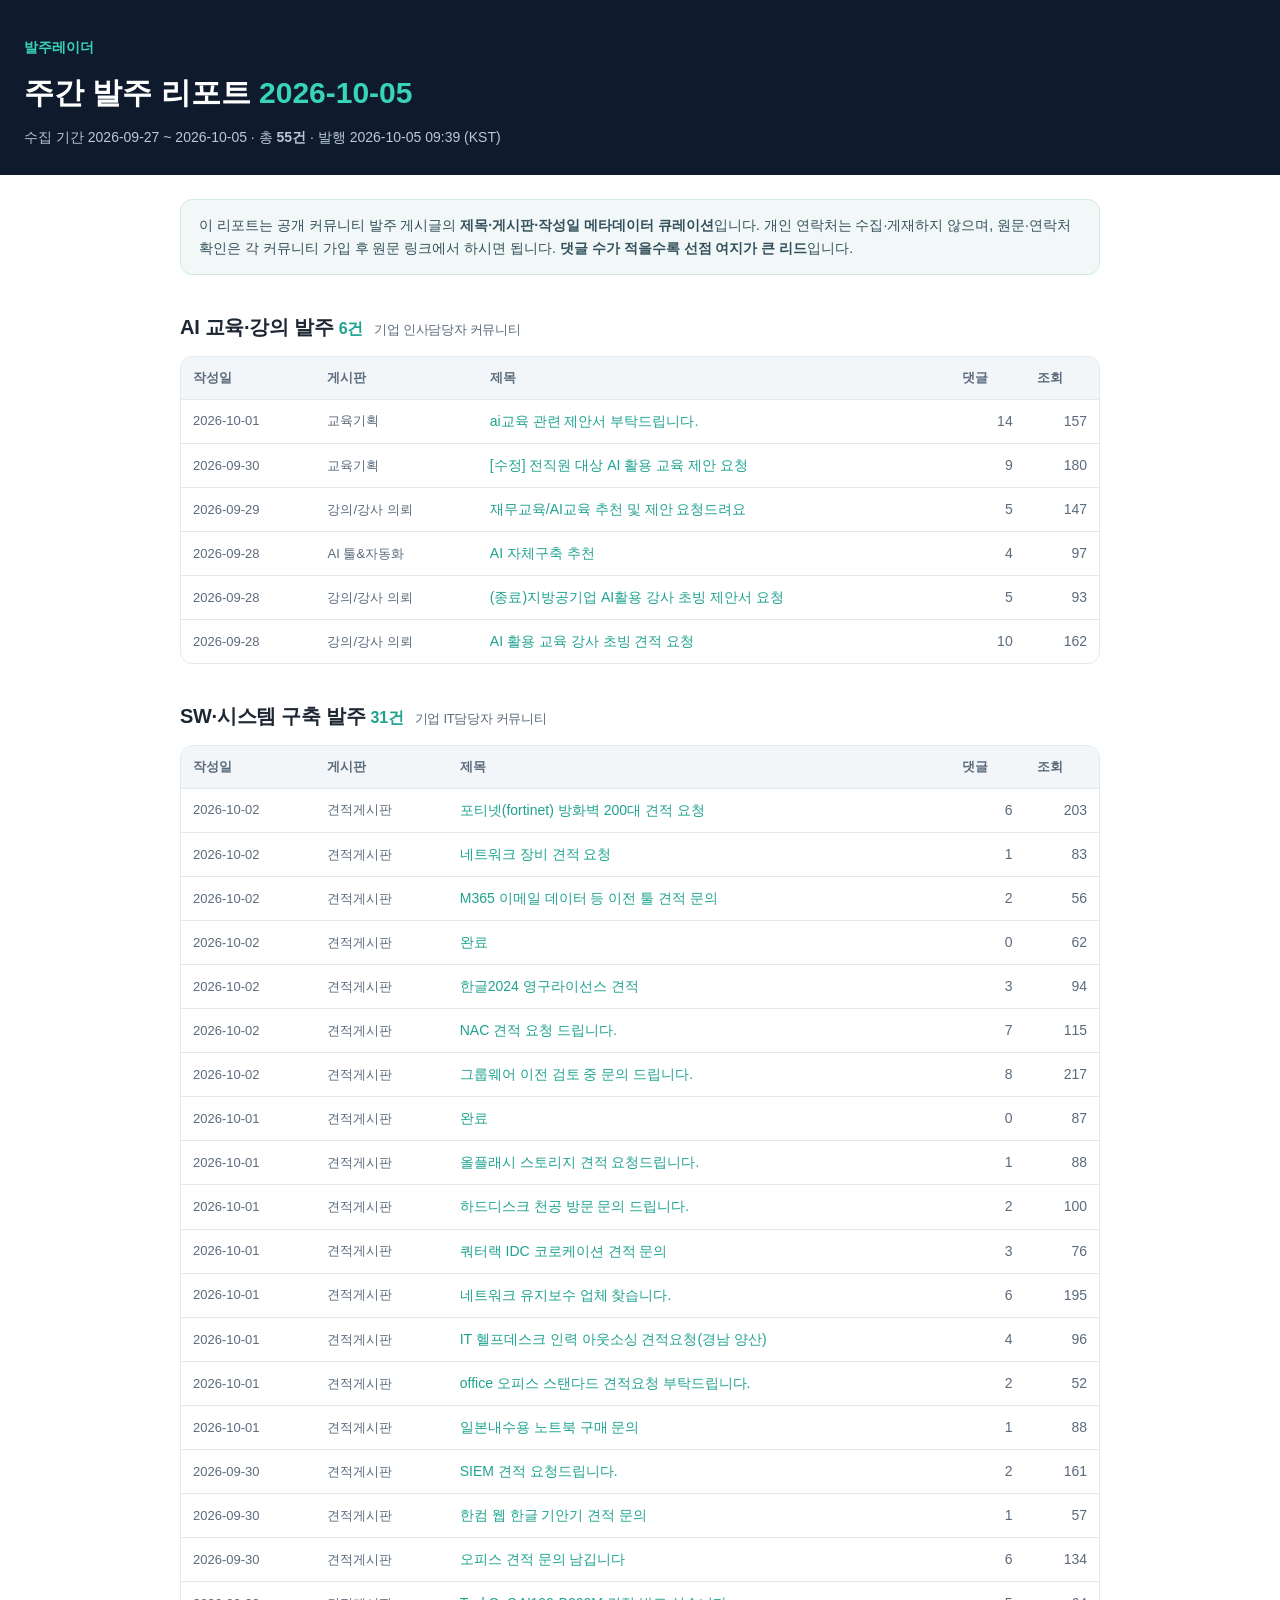
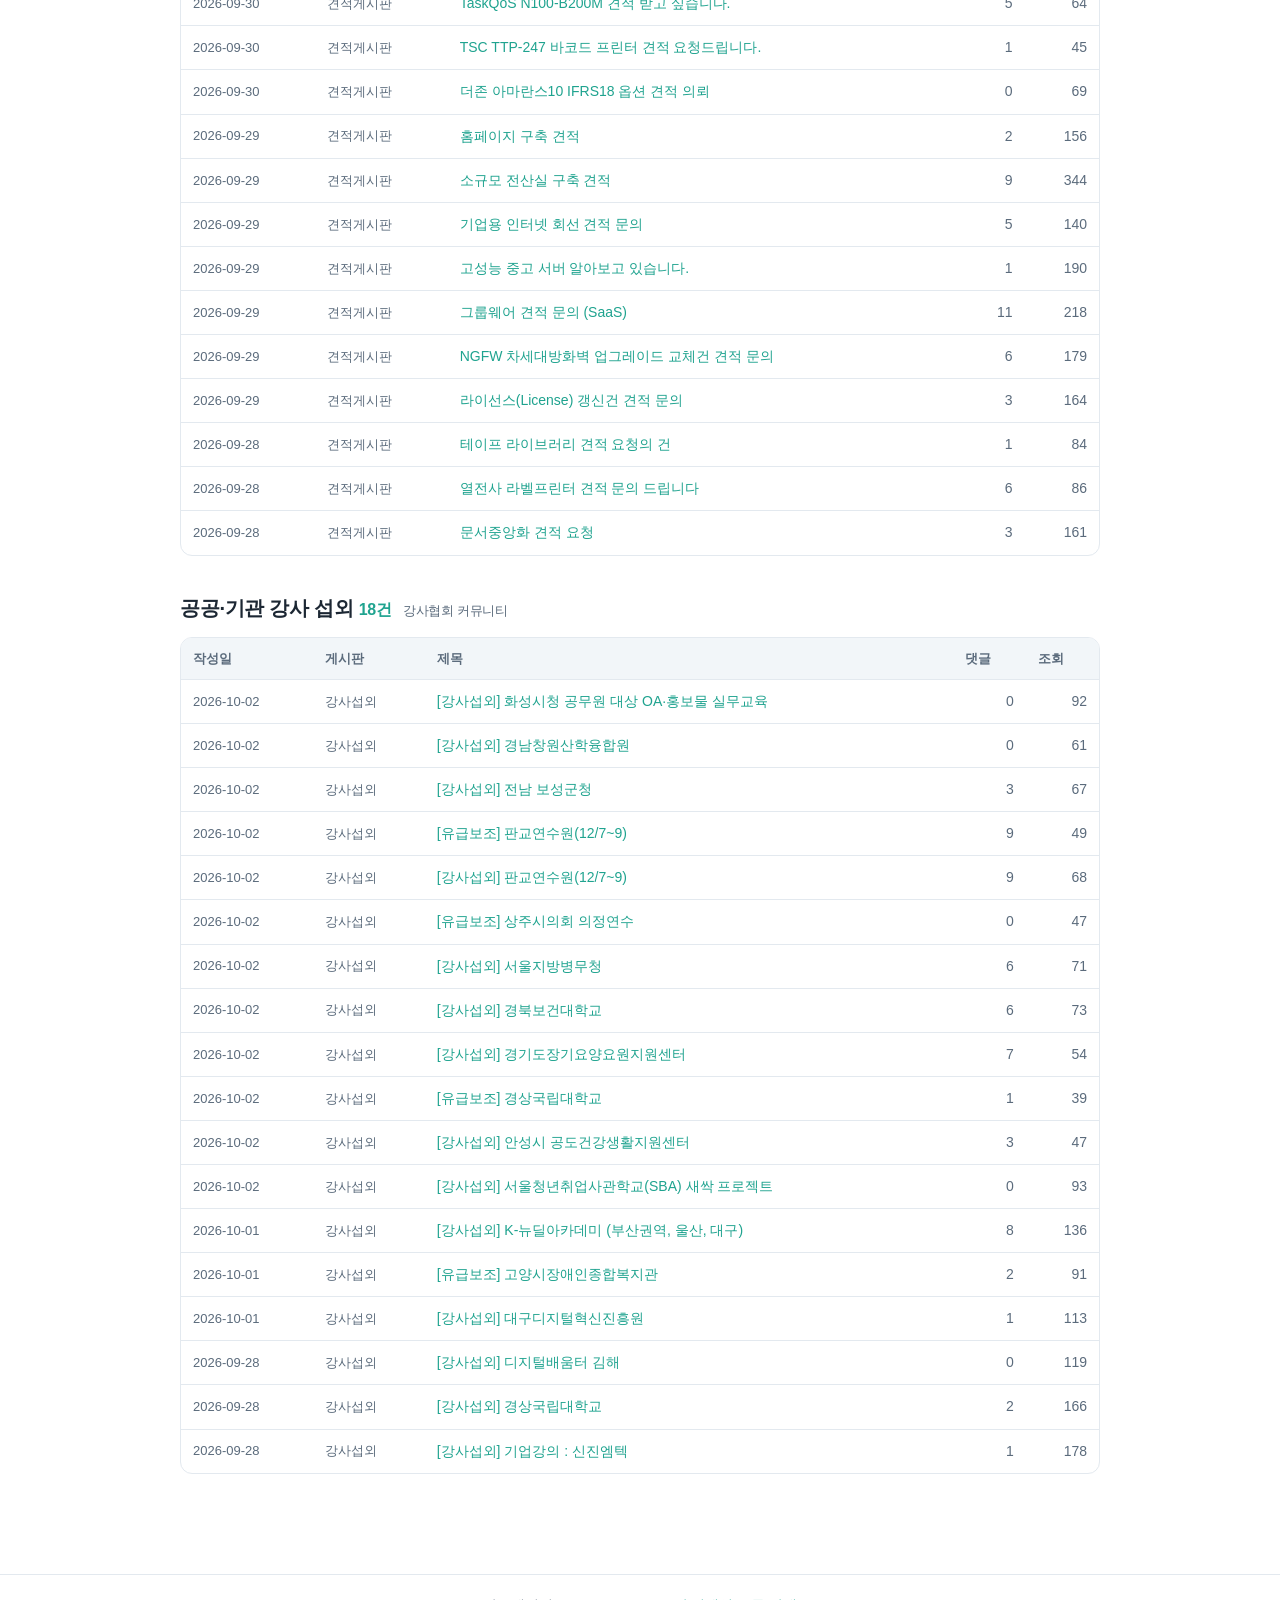
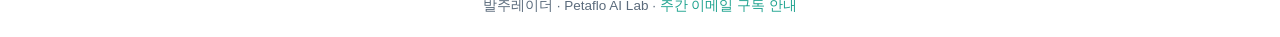
<file: reports/2026-10-05.html>
<!DOCTYPE html>
<html lang="ko"><head>
<meta charset="utf-8"><meta name="viewport" content="width=device-width,initial-scale=1">
<title>발주레이더 주간 리포트 2026-10-05</title>
<link rel="stylesheet" href="../assets/style.css">
</head><body class="report">
<header class="rp-head">
  <a class="brand" href="../index.html">발주레이더</a>
  <h1>주간 발주 리포트 <span class="date">2026-10-05</span></h1>
  <p class="meta">수집 기간 2026-09-27 ~ 2026-10-05 · 총 <strong>55건</strong> · 발행 2026-10-05 09:39 (KST)</p>
</header>
<main>
<section class="notice">
  <p>이 리포트는 공개 커뮤니티 발주 게시글의 <strong>제목·게시판·작성일 메타데이터 큐레이션</strong>입니다.
  개인 연락처는 수집·게재하지 않으며, 원문·연락처 확인은 각 커뮤니티 가입 후 원문 링크에서 하시면 됩니다.
  <strong>댓글 수가 적을수록 선점 여지가 큰 리드</strong>입니다.</p>
</section>
<section class="cat">
<h2>AI 교육·강의 발주 <span class="cnt">6건</span> <span class="src">기업 인사담당자 커뮤니티</span></h2>
<div class="tbl-wrap"><table>
<thead><tr><th>작성일</th><th>게시판</th><th>제목</th><th>댓글</th><th>조회</th></tr></thead>
<tbody>
<tr><td class="d">2026-10-01</td><td class="b">교육기획</td><td><a href="https://cafe.naver.com/ak573/902321" target="_blank" rel="noopener">ai교육 관련 제안서 부탁드립니다.</a></td><td class="n">14</td><td class="n">157</td></tr>
<tr><td class="d">2026-09-30</td><td class="b">교육기획</td><td><a href="https://cafe.naver.com/ak573/902238" target="_blank" rel="noopener">[수정] 전직원 대상 AI 활용 교육 제안 요청</a></td><td class="n">9</td><td class="n">180</td></tr>
<tr><td class="d">2026-09-29</td><td class="b">강의/강사 의뢰</td><td><a href="https://cafe.naver.com/ak573/902211" target="_blank" rel="noopener">재무교육/AI교육 추천 및 제안 요청드려요</a></td><td class="n">5</td><td class="n">147</td></tr>
<tr><td class="d">2026-09-28</td><td class="b">AI  툴&amp;자동화</td><td><a href="https://cafe.naver.com/ak573/902125" target="_blank" rel="noopener">AI 자체구축 추천</a></td><td class="n">4</td><td class="n">97</td></tr>
<tr><td class="d">2026-09-28</td><td class="b">강의/강사 의뢰</td><td><a href="https://cafe.naver.com/ak573/902117" target="_blank" rel="noopener">(종료)지방공기업 AI활용 강사 초빙 제안서 요청</a></td><td class="n">5</td><td class="n">93</td></tr>
<tr><td class="d">2026-09-28</td><td class="b">강의/강사 의뢰</td><td><a href="https://cafe.naver.com/ak573/902052" target="_blank" rel="noopener">AI 활용 교육 강사 초빙 견적 요청</a></td><td class="n">10</td><td class="n">162</td></tr>
</tbody></table></div>
</section>

<section class="cat">
<h2>SW·시스템 구축 발주 <span class="cnt">31건</span> <span class="src">기업 IT담당자 커뮤니티</span></h2>
<div class="tbl-wrap"><table>
<thead><tr><th>작성일</th><th>게시판</th><th>제목</th><th>댓글</th><th>조회</th></tr></thead>
<tbody>
<tr><td class="d">2026-10-02</td><td class="b">견적게시판</td><td><a href="https://cafe.naver.com/peopleofit/138683" target="_blank" rel="noopener">포티넷(fortinet) 방화벽 200대 견적 요청</a></td><td class="n">6</td><td class="n">203</td></tr>
<tr><td class="d">2026-10-02</td><td class="b">견적게시판</td><td><a href="https://cafe.naver.com/peopleofit/138681" target="_blank" rel="noopener">네트워크 장비 견적 요청</a></td><td class="n">1</td><td class="n">83</td></tr>
<tr><td class="d">2026-10-02</td><td class="b">견적게시판</td><td><a href="https://cafe.naver.com/peopleofit/138680" target="_blank" rel="noopener">M365 이메일 데이터 등 이전 툴 견적 문의</a></td><td class="n">2</td><td class="n">56</td></tr>
<tr><td class="d">2026-10-02</td><td class="b">견적게시판</td><td><a href="https://cafe.naver.com/peopleofit/138675" target="_blank" rel="noopener">완료</a></td><td class="n">0</td><td class="n">62</td></tr>
<tr><td class="d">2026-10-02</td><td class="b">견적게시판</td><td><a href="https://cafe.naver.com/peopleofit/138674" target="_blank" rel="noopener">한글2024 영구라이선스 견적</a></td><td class="n">3</td><td class="n">94</td></tr>
<tr><td class="d">2026-10-02</td><td class="b">견적게시판</td><td><a href="https://cafe.naver.com/peopleofit/138673" target="_blank" rel="noopener">NAC 견적 요청 드립니다.</a></td><td class="n">7</td><td class="n">115</td></tr>
<tr><td class="d">2026-10-02</td><td class="b">견적게시판</td><td><a href="https://cafe.naver.com/peopleofit/138670" target="_blank" rel="noopener">그룹웨어 이전 검토 중 문의 드립니다.</a></td><td class="n">8</td><td class="n">217</td></tr>
<tr><td class="d">2026-10-01</td><td class="b">견적게시판</td><td><a href="https://cafe.naver.com/peopleofit/138662" target="_blank" rel="noopener">완료</a></td><td class="n">0</td><td class="n">87</td></tr>
<tr><td class="d">2026-10-01</td><td class="b">견적게시판</td><td><a href="https://cafe.naver.com/peopleofit/138654" target="_blank" rel="noopener">올플래시 스토리지 견적 요청드립니다.</a></td><td class="n">1</td><td class="n">88</td></tr>
<tr><td class="d">2026-10-01</td><td class="b">견적게시판</td><td><a href="https://cafe.naver.com/peopleofit/138651" target="_blank" rel="noopener">하드디스크 천공 방문 문의 드립니다.</a></td><td class="n">2</td><td class="n">100</td></tr>
<tr><td class="d">2026-10-01</td><td class="b">견적게시판</td><td><a href="https://cafe.naver.com/peopleofit/138650" target="_blank" rel="noopener">쿼터랙 IDC 코로케이션 견적 문의</a></td><td class="n">3</td><td class="n">76</td></tr>
<tr><td class="d">2026-10-01</td><td class="b">견적게시판</td><td><a href="https://cafe.naver.com/peopleofit/138648" target="_blank" rel="noopener">네트워크 유지보수 업체 찾습니다.</a></td><td class="n">6</td><td class="n">195</td></tr>
<tr><td class="d">2026-10-01</td><td class="b">견적게시판</td><td><a href="https://cafe.naver.com/peopleofit/138646" target="_blank" rel="noopener">IT 헬프데스크 인력 아웃소싱 견적요청(경남 양산)</a></td><td class="n">4</td><td class="n">96</td></tr>
<tr><td class="d">2026-10-01</td><td class="b">견적게시판</td><td><a href="https://cafe.naver.com/peopleofit/138644" target="_blank" rel="noopener">office 오피스 스탠다드 견적요청 부탁드립니다.</a></td><td class="n">2</td><td class="n">52</td></tr>
<tr><td class="d">2026-10-01</td><td class="b">견적게시판</td><td><a href="https://cafe.naver.com/peopleofit/138641" target="_blank" rel="noopener">일본내수용 노트북 구매 문의</a></td><td class="n">1</td><td class="n">88</td></tr>
<tr><td class="d">2026-09-30</td><td class="b">견적게시판</td><td><a href="https://cafe.naver.com/peopleofit/138624" target="_blank" rel="noopener">SIEM 견적 요청드립니다.</a></td><td class="n">2</td><td class="n">161</td></tr>
<tr><td class="d">2026-09-30</td><td class="b">견적게시판</td><td><a href="https://cafe.naver.com/peopleofit/138621" target="_blank" rel="noopener">한컴 웹 한글 기안기 견적 문의</a></td><td class="n">1</td><td class="n">57</td></tr>
<tr><td class="d">2026-09-30</td><td class="b">견적게시판</td><td><a href="https://cafe.naver.com/peopleofit/138617" target="_blank" rel="noopener">오피스 견적 문의 남깁니다</a></td><td class="n">6</td><td class="n">134</td></tr>
<tr><td class="d">2026-09-30</td><td class="b">견적게시판</td><td><a href="https://cafe.naver.com/peopleofit/138613" target="_blank" rel="noopener">TaskQoS N100-B200M 견적 받고 싶습니다.</a></td><td class="n">5</td><td class="n">64</td></tr>
<tr><td class="d">2026-09-30</td><td class="b">견적게시판</td><td><a href="https://cafe.naver.com/peopleofit/138608" target="_blank" rel="noopener">TSC TTP-247 바코드 프린터 견적 요청드립니다.</a></td><td class="n">1</td><td class="n">45</td></tr>
<tr><td class="d">2026-09-30</td><td class="b">견적게시판</td><td><a href="https://cafe.naver.com/peopleofit/138606" target="_blank" rel="noopener">더존 아마란스10 IFRS18 옵션 견적 의뢰</a></td><td class="n">0</td><td class="n">69</td></tr>
<tr><td class="d">2026-09-29</td><td class="b">견적게시판</td><td><a href="https://cafe.naver.com/peopleofit/138604" target="_blank" rel="noopener">홈페이지 구축 견적</a></td><td class="n">2</td><td class="n">156</td></tr>
<tr><td class="d">2026-09-29</td><td class="b">견적게시판</td><td><a href="https://cafe.naver.com/peopleofit/138602" target="_blank" rel="noopener">소규모 전산실 구축 견적</a></td><td class="n">9</td><td class="n">344</td></tr>
<tr><td class="d">2026-09-29</td><td class="b">견적게시판</td><td><a href="https://cafe.naver.com/peopleofit/138594" target="_blank" rel="noopener">기업용 인터넷 회선 견적 문의</a></td><td class="n">5</td><td class="n">140</td></tr>
<tr><td class="d">2026-09-29</td><td class="b">견적게시판</td><td><a href="https://cafe.naver.com/peopleofit/138593" target="_blank" rel="noopener">고성능 중고 서버 알아보고 있습니다.</a></td><td class="n">1</td><td class="n">190</td></tr>
<tr><td class="d">2026-09-29</td><td class="b">견적게시판</td><td><a href="https://cafe.naver.com/peopleofit/138581" target="_blank" rel="noopener">그룹웨어 견적 문의 (SaaS)</a></td><td class="n">11</td><td class="n">218</td></tr>
<tr><td class="d">2026-09-29</td><td class="b">견적게시판</td><td><a href="https://cafe.naver.com/peopleofit/138578" target="_blank" rel="noopener">NGFW 차세대방화벽 업그레이드 교체건 견적 문의</a></td><td class="n">6</td><td class="n">179</td></tr>
<tr><td class="d">2026-09-29</td><td class="b">견적게시판</td><td><a href="https://cafe.naver.com/peopleofit/138577" target="_blank" rel="noopener">라이선스(License) 갱신건 견적 문의</a></td><td class="n">3</td><td class="n">164</td></tr>
<tr><td class="d">2026-09-28</td><td class="b">견적게시판</td><td><a href="https://cafe.naver.com/peopleofit/138569" target="_blank" rel="noopener">테이프 라이브러리 견적 요청의 건</a></td><td class="n">1</td><td class="n">84</td></tr>
<tr><td class="d">2026-09-28</td><td class="b">견적게시판</td><td><a href="https://cafe.naver.com/peopleofit/138563" target="_blank" rel="noopener">열전사 라벨프린터 견적 문의 드립니다</a></td><td class="n">6</td><td class="n">86</td></tr>
<tr><td class="d">2026-09-28</td><td class="b">견적게시판</td><td><a href="https://cafe.naver.com/peopleofit/138558" target="_blank" rel="noopener">문서중앙화 견적 요청</a></td><td class="n">3</td><td class="n">161</td></tr>
</tbody></table></div>
</section>

<section class="cat">
<h2>공공·기관 강사 섭외 <span class="cnt">18건</span> <span class="src">강사협회 커뮤니티</span></h2>
<div class="tbl-wrap"><table>
<thead><tr><th>작성일</th><th>게시판</th><th>제목</th><th>댓글</th><th>조회</th></tr></thead>
<tbody>
<tr><td class="d">2026-10-02</td><td class="b">강사섭외</td><td><a href="https://cafe.naver.com/kiea/29732" target="_blank" rel="noopener">[강사섭외] 화성시청 공무원 대상 OA·홍보물 실무교육</a></td><td class="n">0</td><td class="n">92</td></tr>
<tr><td class="d">2026-10-02</td><td class="b">강사섭외</td><td><a href="https://cafe.naver.com/kiea/29727" target="_blank" rel="noopener">[강사섭외] 경남창원산학융합원</a></td><td class="n">0</td><td class="n">61</td></tr>
<tr><td class="d">2026-10-02</td><td class="b">강사섭외</td><td><a href="https://cafe.naver.com/kiea/29726" target="_blank" rel="noopener">[강사섭외] 전남 보성군청</a></td><td class="n">3</td><td class="n">67</td></tr>
<tr><td class="d">2026-10-02</td><td class="b">강사섭외</td><td><a href="https://cafe.naver.com/kiea/29725" target="_blank" rel="noopener">[유급보조] 판교연수원(12/7~9)</a></td><td class="n">9</td><td class="n">49</td></tr>
<tr><td class="d">2026-10-02</td><td class="b">강사섭외</td><td><a href="https://cafe.naver.com/kiea/29724" target="_blank" rel="noopener">[강사섭외] 판교연수원(12/7~9)</a></td><td class="n">9</td><td class="n">68</td></tr>
<tr><td class="d">2026-10-02</td><td class="b">강사섭외</td><td><a href="https://cafe.naver.com/kiea/29723" target="_blank" rel="noopener">[유급보조] 상주시의회 의정연수</a></td><td class="n">0</td><td class="n">47</td></tr>
<tr><td class="d">2026-10-02</td><td class="b">강사섭외</td><td><a href="https://cafe.naver.com/kiea/29716" target="_blank" rel="noopener">[강사섭외]  서울지방병무청</a></td><td class="n">6</td><td class="n">71</td></tr>
<tr><td class="d">2026-10-02</td><td class="b">강사섭외</td><td><a href="https://cafe.naver.com/kiea/29712" target="_blank" rel="noopener">[강사섭외] 경북보건대학교</a></td><td class="n">6</td><td class="n">73</td></tr>
<tr><td class="d">2026-10-02</td><td class="b">강사섭외</td><td><a href="https://cafe.naver.com/kiea/29711" target="_blank" rel="noopener">[강사섭외] 경기도장기요양요원지원센터</a></td><td class="n">7</td><td class="n">54</td></tr>
<tr><td class="d">2026-10-02</td><td class="b">강사섭외</td><td><a href="https://cafe.naver.com/kiea/29710" target="_blank" rel="noopener">[유급보조] 경상국립대학교</a></td><td class="n">1</td><td class="n">39</td></tr>
<tr><td class="d">2026-10-02</td><td class="b">강사섭외</td><td><a href="https://cafe.naver.com/kiea/29709" target="_blank" rel="noopener">[강사섭외] 안성시 공도건강생활지원센터</a></td><td class="n">3</td><td class="n">47</td></tr>
<tr><td class="d">2026-10-02</td><td class="b">강사섭외</td><td><a href="https://cafe.naver.com/kiea/29708" target="_blank" rel="noopener">[강사섭외] 서울청년취업사관학교(SBA) 새싹 프로젝트</a></td><td class="n">0</td><td class="n">93</td></tr>
<tr><td class="d">2026-10-01</td><td class="b">강사섭외</td><td><a href="https://cafe.naver.com/kiea/29664" target="_blank" rel="noopener">[강사섭외] K-뉴딜아카데미 (부산권역, 울산, 대구)</a></td><td class="n">8</td><td class="n">136</td></tr>
<tr><td class="d">2026-10-01</td><td class="b">강사섭외</td><td><a href="https://cafe.naver.com/kiea/29649" target="_blank" rel="noopener">[유급보조] 고양시장애인종합복지관</a></td><td class="n">2</td><td class="n">91</td></tr>
<tr><td class="d">2026-10-01</td><td class="b">강사섭외</td><td><a href="https://cafe.naver.com/kiea/29627" target="_blank" rel="noopener">[강사섭외] 대구디지털혁신진흥원</a></td><td class="n">1</td><td class="n">113</td></tr>
<tr><td class="d">2026-09-28</td><td class="b">강사섭외</td><td><a href="https://cafe.naver.com/kiea/29503" target="_blank" rel="noopener">[강사섭외] 디지털배움터 김해</a></td><td class="n">0</td><td class="n">119</td></tr>
<tr><td class="d">2026-09-28</td><td class="b">강사섭외</td><td><a href="https://cafe.naver.com/kiea/29487" target="_blank" rel="noopener">[강사섭외] 경상국립대학교</a></td><td class="n">2</td><td class="n">166</td></tr>
<tr><td class="d">2026-09-28</td><td class="b">강사섭외</td><td><a href="https://cafe.naver.com/kiea/29479" target="_blank" rel="noopener">[강사섭외] 기업강의 : 신진엠텍</a></td><td class="n">1</td><td class="n">178</td></tr>
</tbody></table></div>
</section>

</main>
<footer class="rp-foot">
  <p>발주레이더 · Petaflo AI Lab · <a href="../index.html#subscribe">주간 이메일 구독 안내</a></p>
</footer>
</body></html>
</file>
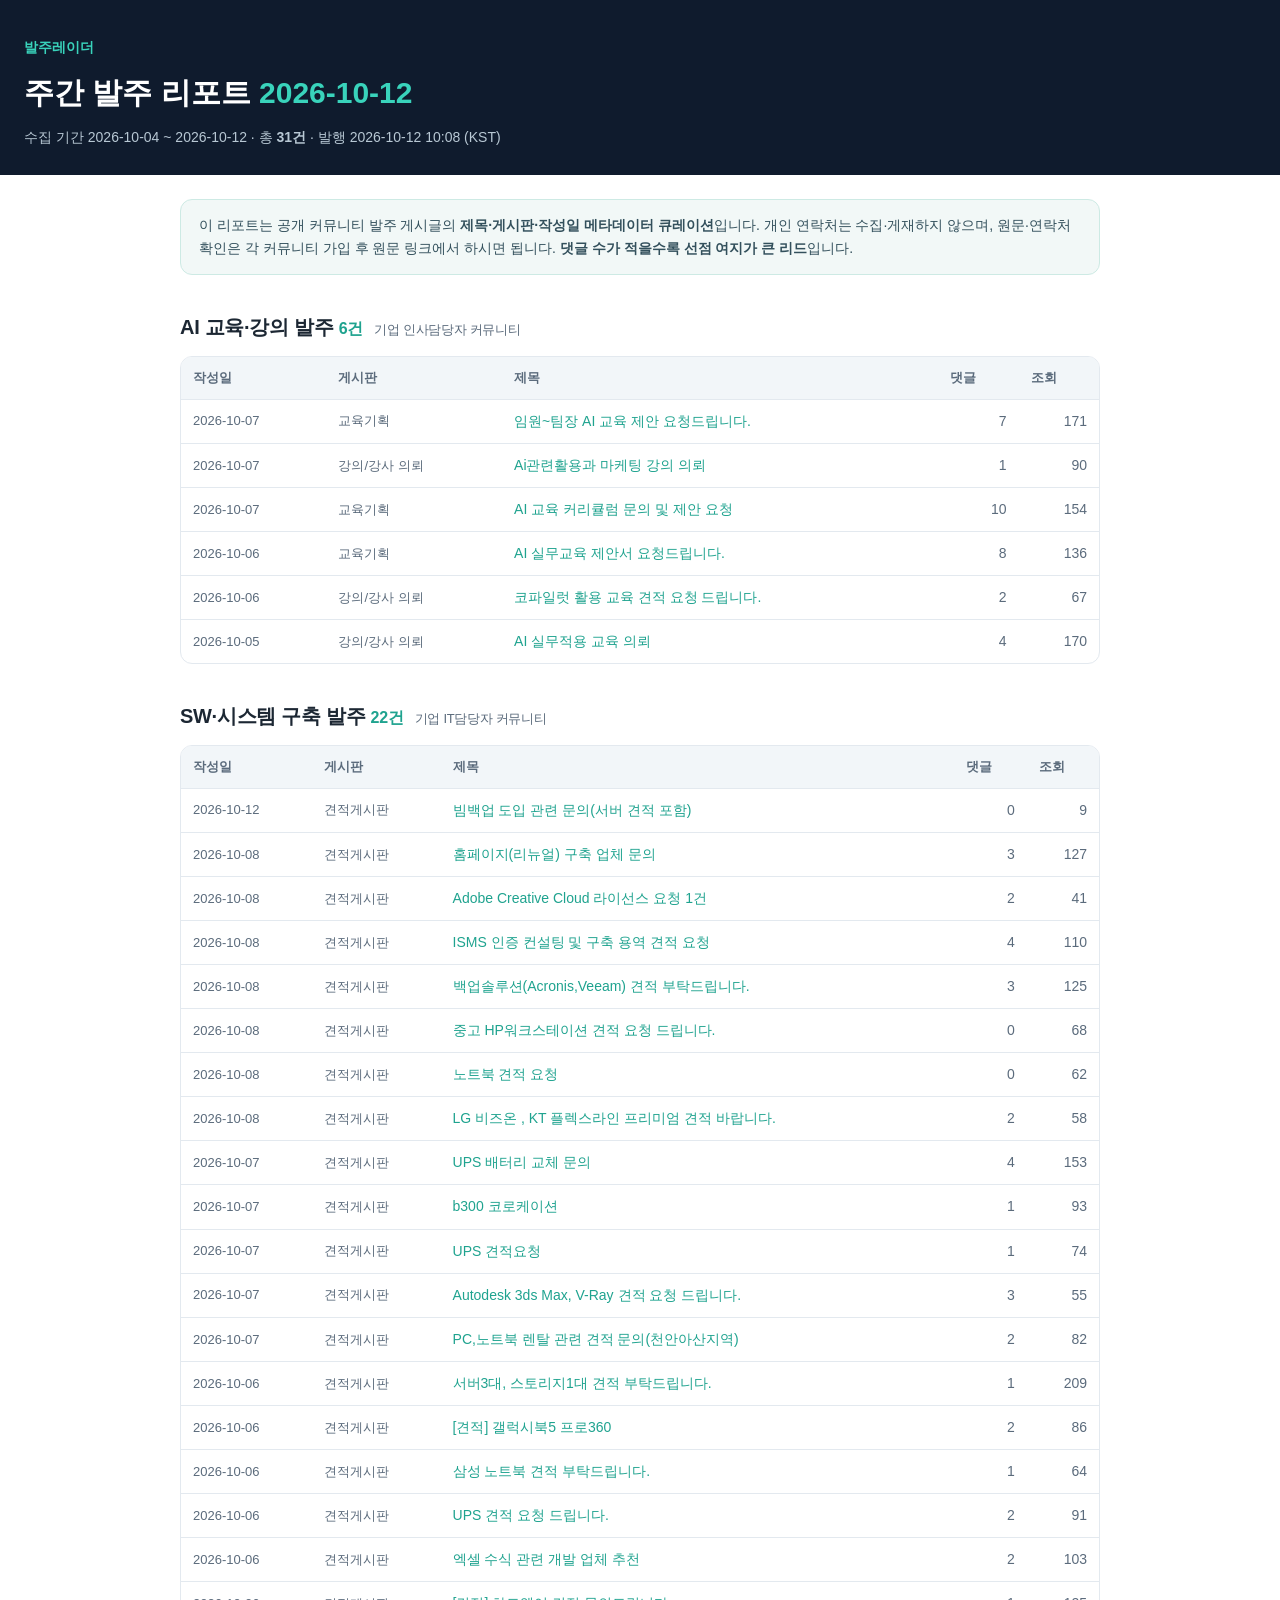
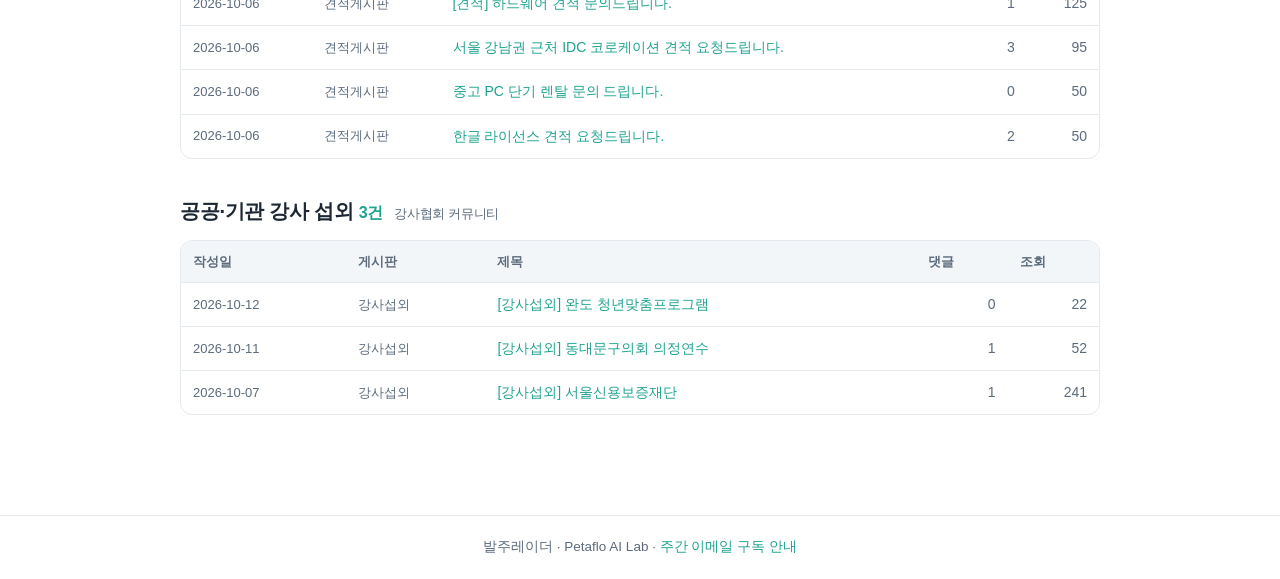
<file: reports/2026-10-12.html>
<!DOCTYPE html>
<html lang="ko"><head>
<meta charset="utf-8"><meta name="viewport" content="width=device-width,initial-scale=1">
<title>발주레이더 주간 리포트 2026-10-12</title>
<link rel="stylesheet" href="../assets/style.css">
</head><body class="report">
<header class="rp-head">
  <a class="brand" href="../index.html">발주레이더</a>
  <h1>주간 발주 리포트 <span class="date">2026-10-12</span></h1>
  <p class="meta">수집 기간 2026-10-04 ~ 2026-10-12 · 총 <strong>31건</strong> · 발행 2026-10-12 10:08 (KST)</p>
</header>
<main>
<section class="notice">
  <p>이 리포트는 공개 커뮤니티 발주 게시글의 <strong>제목·게시판·작성일 메타데이터 큐레이션</strong>입니다.
  개인 연락처는 수집·게재하지 않으며, 원문·연락처 확인은 각 커뮤니티 가입 후 원문 링크에서 하시면 됩니다.
  <strong>댓글 수가 적을수록 선점 여지가 큰 리드</strong>입니다.</p>
</section>
<section class="cat">
<h2>AI 교육·강의 발주 <span class="cnt">6건</span> <span class="src">기업 인사담당자 커뮤니티</span></h2>
<div class="tbl-wrap"><table>
<thead><tr><th>작성일</th><th>게시판</th><th>제목</th><th>댓글</th><th>조회</th></tr></thead>
<tbody>
<tr><td class="d">2026-10-07</td><td class="b">교육기획</td><td><a href="https://cafe.naver.com/ak573/902623" target="_blank" rel="noopener">임원~팀장 AI 교육 제안 요청드립니다.</a></td><td class="n">7</td><td class="n">171</td></tr>
<tr><td class="d">2026-10-07</td><td class="b">강의/강사 의뢰</td><td><a href="https://cafe.naver.com/ak573/902591" target="_blank" rel="noopener">Ai관련활용과 마케팅 강의 의뢰</a></td><td class="n">1</td><td class="n">90</td></tr>
<tr><td class="d">2026-10-07</td><td class="b">교육기획</td><td><a href="https://cafe.naver.com/ak573/902581" target="_blank" rel="noopener">AI 교육 커리큘럼 문의 및 제안 요청</a></td><td class="n">10</td><td class="n">154</td></tr>
<tr><td class="d">2026-10-06</td><td class="b">교육기획</td><td><a href="https://cafe.naver.com/ak573/902539" target="_blank" rel="noopener">AI 실무교육 제안서 요청드립니다.</a></td><td class="n">8</td><td class="n">136</td></tr>
<tr><td class="d">2026-10-06</td><td class="b">강의/강사 의뢰</td><td><a href="https://cafe.naver.com/ak573/902516" target="_blank" rel="noopener">코파일럿 활용 교육 견적 요청 드립니다.</a></td><td class="n">2</td><td class="n">67</td></tr>
<tr><td class="d">2026-10-05</td><td class="b">강의/강사 의뢰</td><td><a href="https://cafe.naver.com/ak573/902467" target="_blank" rel="noopener">AI 실무적용 교육 의뢰</a></td><td class="n">4</td><td class="n">170</td></tr>
</tbody></table></div>
</section>

<section class="cat">
<h2>SW·시스템 구축 발주 <span class="cnt">22건</span> <span class="src">기업 IT담당자 커뮤니티</span></h2>
<div class="tbl-wrap"><table>
<thead><tr><th>작성일</th><th>게시판</th><th>제목</th><th>댓글</th><th>조회</th></tr></thead>
<tbody>
<tr><td class="d">2026-10-12</td><td class="b">견적게시판</td><td><a href="https://cafe.naver.com/peopleofit/138819" target="_blank" rel="noopener">빔백업 도입 관련 문의(서버 견적 포함)</a></td><td class="n">0</td><td class="n">9</td></tr>
<tr><td class="d">2026-10-08</td><td class="b">견적게시판</td><td><a href="https://cafe.naver.com/peopleofit/138801" target="_blank" rel="noopener">홈페이지(리뉴얼) 구축 업체 문의</a></td><td class="n">3</td><td class="n">127</td></tr>
<tr><td class="d">2026-10-08</td><td class="b">견적게시판</td><td><a href="https://cafe.naver.com/peopleofit/138798" target="_blank" rel="noopener">Adobe Creative Cloud 라이선스 요청 1건</a></td><td class="n">2</td><td class="n">41</td></tr>
<tr><td class="d">2026-10-08</td><td class="b">견적게시판</td><td><a href="https://cafe.naver.com/peopleofit/138786" target="_blank" rel="noopener">ISMS 인증 컨설팅 및 구축 용역 견적 요청</a></td><td class="n">4</td><td class="n">110</td></tr>
<tr><td class="d">2026-10-08</td><td class="b">견적게시판</td><td><a href="https://cafe.naver.com/peopleofit/138781" target="_blank" rel="noopener">백업솔루션(Acronis,Veeam) 견적 부탁드립니다.</a></td><td class="n">3</td><td class="n">125</td></tr>
<tr><td class="d">2026-10-08</td><td class="b">견적게시판</td><td><a href="https://cafe.naver.com/peopleofit/138774" target="_blank" rel="noopener">중고 HP워크스테이션 견적 요청 드립니다.</a></td><td class="n">0</td><td class="n">68</td></tr>
<tr><td class="d">2026-10-08</td><td class="b">견적게시판</td><td><a href="https://cafe.naver.com/peopleofit/138773" target="_blank" rel="noopener">노트북 견적 요청</a></td><td class="n">0</td><td class="n">62</td></tr>
<tr><td class="d">2026-10-08</td><td class="b">견적게시판</td><td><a href="https://cafe.naver.com/peopleofit/138770" target="_blank" rel="noopener">LG 비즈온 , KT 플렉스라인 프리미엄 견적 바랍니다.</a></td><td class="n">2</td><td class="n">58</td></tr>
<tr><td class="d">2026-10-07</td><td class="b">견적게시판</td><td><a href="https://cafe.naver.com/peopleofit/138759" target="_blank" rel="noopener">UPS 배터리 교체 문의</a></td><td class="n">4</td><td class="n">153</td></tr>
<tr><td class="d">2026-10-07</td><td class="b">견적게시판</td><td><a href="https://cafe.naver.com/peopleofit/138753" target="_blank" rel="noopener">b300 코로케이션</a></td><td class="n">1</td><td class="n">93</td></tr>
<tr><td class="d">2026-10-07</td><td class="b">견적게시판</td><td><a href="https://cafe.naver.com/peopleofit/138751" target="_blank" rel="noopener">UPS 견적요청</a></td><td class="n">1</td><td class="n">74</td></tr>
<tr><td class="d">2026-10-07</td><td class="b">견적게시판</td><td><a href="https://cafe.naver.com/peopleofit/138750" target="_blank" rel="noopener">Autodesk 3ds Max, V-Ray 견적 요청 드립니다.</a></td><td class="n">3</td><td class="n">55</td></tr>
<tr><td class="d">2026-10-07</td><td class="b">견적게시판</td><td><a href="https://cafe.naver.com/peopleofit/138748" target="_blank" rel="noopener">PC,노트북 렌탈 관련 견적 문의(천안아산지역)</a></td><td class="n">2</td><td class="n">82</td></tr>
<tr><td class="d">2026-10-06</td><td class="b">견적게시판</td><td><a href="https://cafe.naver.com/peopleofit/138735" target="_blank" rel="noopener">서버3대, 스토리지1대 견적 부탁드립니다.</a></td><td class="n">1</td><td class="n">209</td></tr>
<tr><td class="d">2026-10-06</td><td class="b">견적게시판</td><td><a href="https://cafe.naver.com/peopleofit/138734" target="_blank" rel="noopener">[견적] 갤럭시북5 프로360</a></td><td class="n">2</td><td class="n">86</td></tr>
<tr><td class="d">2026-10-06</td><td class="b">견적게시판</td><td><a href="https://cafe.naver.com/peopleofit/138733" target="_blank" rel="noopener">삼성 노트북 견적 부탁드립니다.</a></td><td class="n">1</td><td class="n">64</td></tr>
<tr><td class="d">2026-10-06</td><td class="b">견적게시판</td><td><a href="https://cafe.naver.com/peopleofit/138725" target="_blank" rel="noopener">UPS 견적 요청 드립니다.</a></td><td class="n">2</td><td class="n">91</td></tr>
<tr><td class="d">2026-10-06</td><td class="b">견적게시판</td><td><a href="https://cafe.naver.com/peopleofit/138721" target="_blank" rel="noopener">엑셀 수식 관련 개발 업체 추천</a></td><td class="n">2</td><td class="n">103</td></tr>
<tr><td class="d">2026-10-06</td><td class="b">견적게시판</td><td><a href="https://cafe.naver.com/peopleofit/138718" target="_blank" rel="noopener">[견적] 하드웨어 견적 문의드립니다.</a></td><td class="n">1</td><td class="n">125</td></tr>
<tr><td class="d">2026-10-06</td><td class="b">견적게시판</td><td><a href="https://cafe.naver.com/peopleofit/138711" target="_blank" rel="noopener">서울 강남권 근처 IDC 코로케이션 견적 요청드립니다.</a></td><td class="n">3</td><td class="n">95</td></tr>
<tr><td class="d">2026-10-06</td><td class="b">견적게시판</td><td><a href="https://cafe.naver.com/peopleofit/138710" target="_blank" rel="noopener">중고 PC 단기 렌탈 문의 드립니다.</a></td><td class="n">0</td><td class="n">50</td></tr>
<tr><td class="d">2026-10-06</td><td class="b">견적게시판</td><td><a href="https://cafe.naver.com/peopleofit/138707" target="_blank" rel="noopener">한글 라이선스 견적 요청드립니다.</a></td><td class="n">2</td><td class="n">50</td></tr>
</tbody></table></div>
</section>

<section class="cat">
<h2>공공·기관 강사 섭외 <span class="cnt">3건</span> <span class="src">강사협회 커뮤니티</span></h2>
<div class="tbl-wrap"><table>
<thead><tr><th>작성일</th><th>게시판</th><th>제목</th><th>댓글</th><th>조회</th></tr></thead>
<tbody>
<tr><td class="d">2026-10-12</td><td class="b">강사섭외</td><td><a href="https://cafe.naver.com/kiea/30155" target="_blank" rel="noopener">[강사섭외] 완도 청년맞춤프로그램</a></td><td class="n">0</td><td class="n">22</td></tr>
<tr><td class="d">2026-10-11</td><td class="b">강사섭외</td><td><a href="https://cafe.naver.com/kiea/30125" target="_blank" rel="noopener">[강사섭외] 동대문구의회 의정연수</a></td><td class="n">1</td><td class="n">52</td></tr>
<tr><td class="d">2026-10-07</td><td class="b">강사섭외</td><td><a href="https://cafe.naver.com/kiea/29953" target="_blank" rel="noopener">[강사섭외] 서울신용보증재단</a></td><td class="n">1</td><td class="n">241</td></tr>
</tbody></table></div>
</section>

</main>
<footer class="rp-foot">
  <p>발주레이더 · Petaflo AI Lab · <a href="../index.html#subscribe">주간 이메일 구독 안내</a></p>
</footer>
</body></html>
</file>
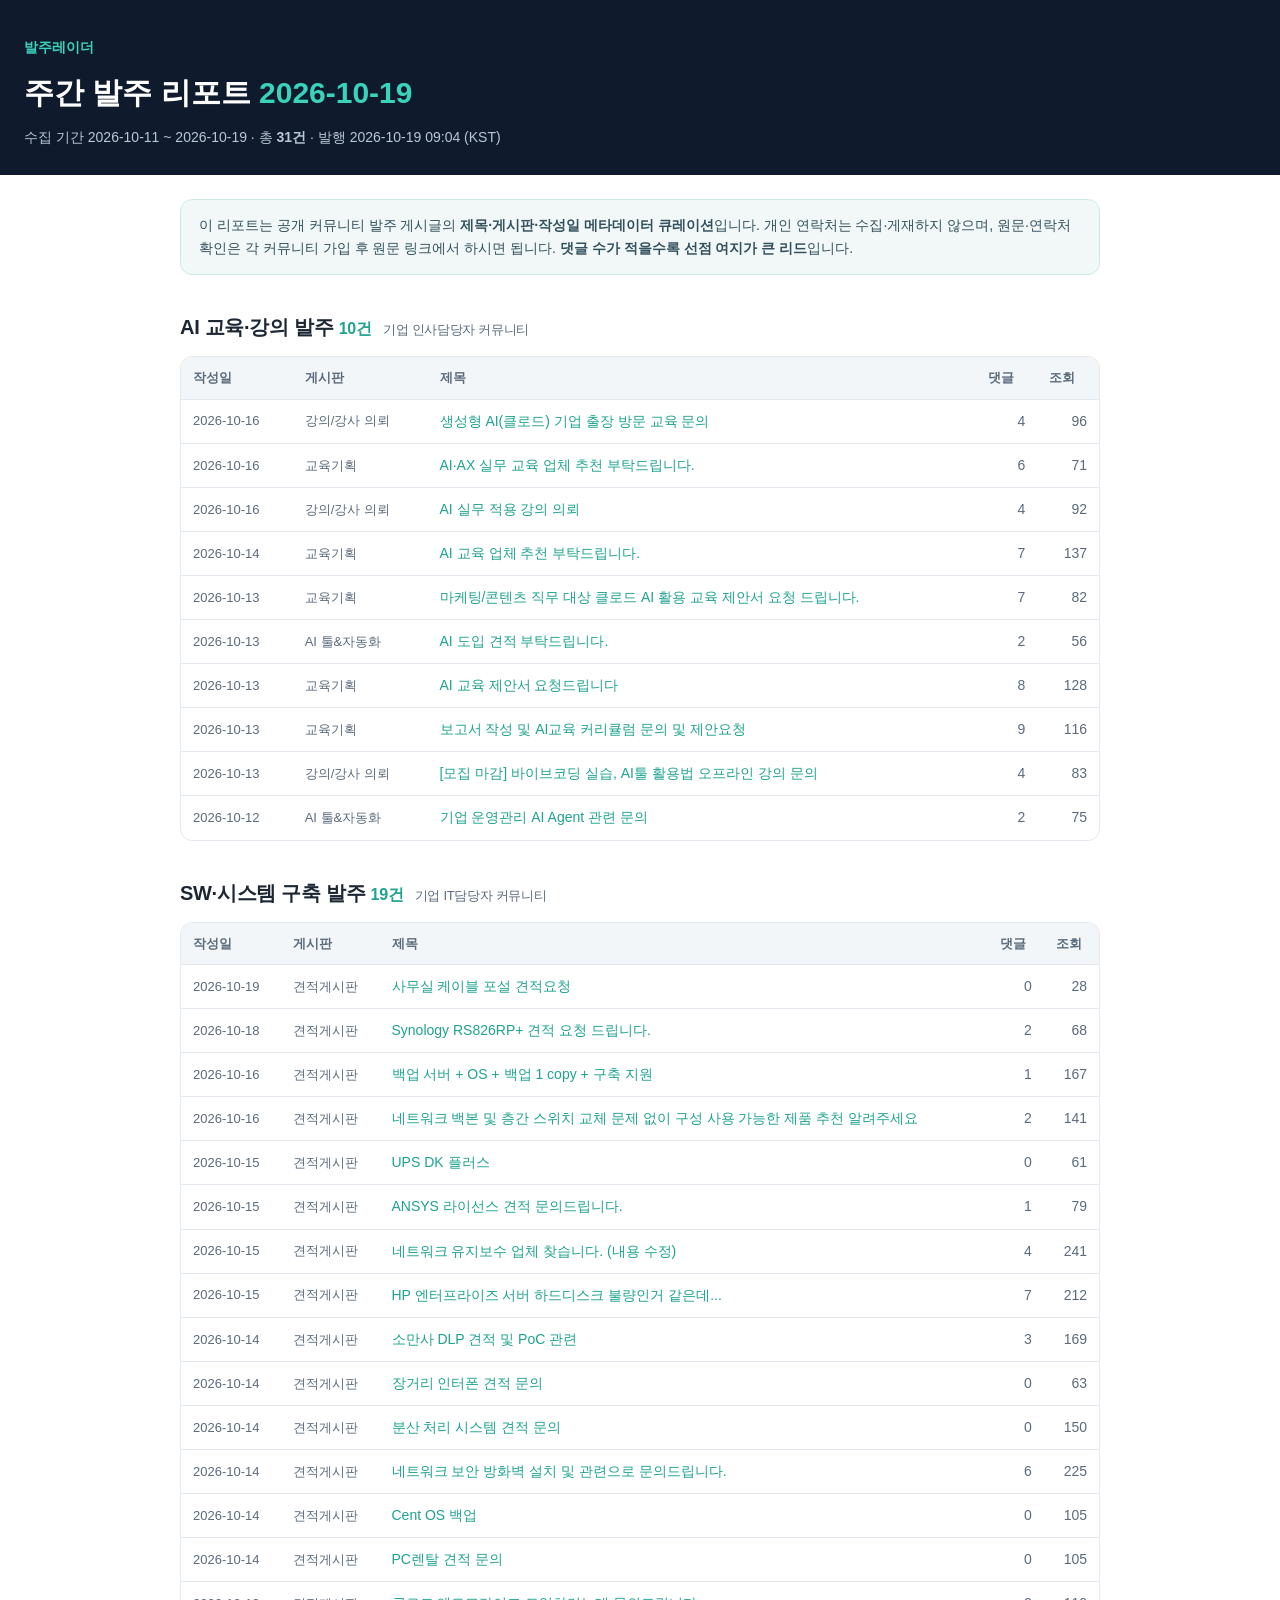
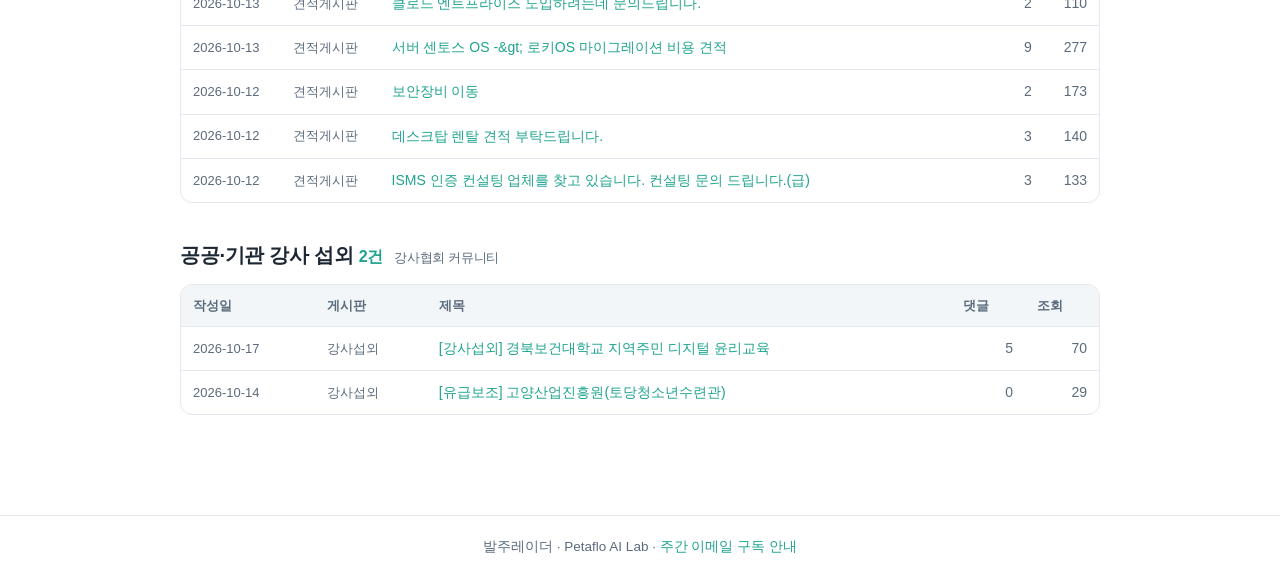
<file: reports/2026-10-19.html>
<!DOCTYPE html>
<html lang="ko"><head>
<meta charset="utf-8"><meta name="viewport" content="width=device-width,initial-scale=1">
<title>발주레이더 주간 리포트 2026-10-19</title>
<link rel="stylesheet" href="../assets/style.css">
</head><body class="report">
<header class="rp-head">
  <a class="brand" href="../index.html">발주레이더</a>
  <h1>주간 발주 리포트 <span class="date">2026-10-19</span></h1>
  <p class="meta">수집 기간 2026-10-11 ~ 2026-10-19 · 총 <strong>31건</strong> · 발행 2026-10-19 09:04 (KST)</p>
</header>
<main>
<section class="notice">
  <p>이 리포트는 공개 커뮤니티 발주 게시글의 <strong>제목·게시판·작성일 메타데이터 큐레이션</strong>입니다.
  개인 연락처는 수집·게재하지 않으며, 원문·연락처 확인은 각 커뮤니티 가입 후 원문 링크에서 하시면 됩니다.
  <strong>댓글 수가 적을수록 선점 여지가 큰 리드</strong>입니다.</p>
</section>
<section class="cat">
<h2>AI 교육·강의 발주 <span class="cnt">10건</span> <span class="src">기업 인사담당자 커뮤니티</span></h2>
<div class="tbl-wrap"><table>
<thead><tr><th>작성일</th><th>게시판</th><th>제목</th><th>댓글</th><th>조회</th></tr></thead>
<tbody>
<tr><td class="d">2026-10-16</td><td class="b">강의/강사 의뢰</td><td><a href="https://cafe.naver.com/ak573/903173" target="_blank" rel="noopener">생성형 AI(클로드) 기업 출장 방문 교육 문의</a></td><td class="n">4</td><td class="n">96</td></tr>
<tr><td class="d">2026-10-16</td><td class="b">교육기획</td><td><a href="https://cafe.naver.com/ak573/903131" target="_blank" rel="noopener">AI·AX 실무 교육 업체 추천 부탁드립니다.</a></td><td class="n">6</td><td class="n">71</td></tr>
<tr><td class="d">2026-10-16</td><td class="b">강의/강사 의뢰</td><td><a href="https://cafe.naver.com/ak573/903115" target="_blank" rel="noopener">AI 실무 적용 강의 의뢰</a></td><td class="n">4</td><td class="n">92</td></tr>
<tr><td class="d">2026-10-14</td><td class="b">교육기획</td><td><a href="https://cafe.naver.com/ak573/902960" target="_blank" rel="noopener">AI 교육 업체 추천 부탁드립니다.</a></td><td class="n">7</td><td class="n">137</td></tr>
<tr><td class="d">2026-10-13</td><td class="b">교육기획</td><td><a href="https://cafe.naver.com/ak573/902896" target="_blank" rel="noopener">마케팅/콘텐츠 직무 대상 클로드 AI 활용 교육 제안서 요청 드립니다.</a></td><td class="n">7</td><td class="n">82</td></tr>
<tr><td class="d">2026-10-13</td><td class="b">AI  툴&amp;자동화</td><td><a href="https://cafe.naver.com/ak573/902877" target="_blank" rel="noopener">AI 도입 견적 부탁드립니다.</a></td><td class="n">2</td><td class="n">56</td></tr>
<tr><td class="d">2026-10-13</td><td class="b">교육기획</td><td><a href="https://cafe.naver.com/ak573/902876" target="_blank" rel="noopener">AI 교육 제안서 요청드립니다</a></td><td class="n">8</td><td class="n">128</td></tr>
<tr><td class="d">2026-10-13</td><td class="b">교육기획</td><td><a href="https://cafe.naver.com/ak573/902860" target="_blank" rel="noopener">보고서 작성 및 AI교육 커리큘럼 문의 및 제안요청</a></td><td class="n">9</td><td class="n">116</td></tr>
<tr><td class="d">2026-10-13</td><td class="b">강의/강사 의뢰</td><td><a href="https://cafe.naver.com/ak573/902827" target="_blank" rel="noopener">[모집 마감] 바이브코딩 실습, AI툴 활용법 오프라인 강의 문의</a></td><td class="n">4</td><td class="n">83</td></tr>
<tr><td class="d">2026-10-12</td><td class="b">AI  툴&amp;자동화</td><td><a href="https://cafe.naver.com/ak573/902775" target="_blank" rel="noopener">기업 운영관리 AI Agent 관련 문의</a></td><td class="n">2</td><td class="n">75</td></tr>
</tbody></table></div>
</section>

<section class="cat">
<h2>SW·시스템 구축 발주 <span class="cnt">19건</span> <span class="src">기업 IT담당자 커뮤니티</span></h2>
<div class="tbl-wrap"><table>
<thead><tr><th>작성일</th><th>게시판</th><th>제목</th><th>댓글</th><th>조회</th></tr></thead>
<tbody>
<tr><td class="d">2026-10-19</td><td class="b">견적게시판</td><td><a href="https://cafe.naver.com/peopleofit/138938" target="_blank" rel="noopener">사무실 케이블 포설 견적요청</a></td><td class="n">0</td><td class="n">28</td></tr>
<tr><td class="d">2026-10-18</td><td class="b">견적게시판</td><td><a href="https://cafe.naver.com/peopleofit/138934" target="_blank" rel="noopener">Synology RS826RP+ 견적 요청 드립니다.</a></td><td class="n">2</td><td class="n">68</td></tr>
<tr><td class="d">2026-10-16</td><td class="b">견적게시판</td><td><a href="https://cafe.naver.com/peopleofit/138930" target="_blank" rel="noopener">백업 서버 + OS + 백업 1 copy + 구축 지원</a></td><td class="n">1</td><td class="n">167</td></tr>
<tr><td class="d">2026-10-16</td><td class="b">견적게시판</td><td><a href="https://cafe.naver.com/peopleofit/138925" target="_blank" rel="noopener">네트워크 백본 및 층간 스위치 교체 문제 없이 구성 사용 가능한 제품 추천 알려주세요</a></td><td class="n">2</td><td class="n">141</td></tr>
<tr><td class="d">2026-10-15</td><td class="b">견적게시판</td><td><a href="https://cafe.naver.com/peopleofit/138917" target="_blank" rel="noopener">UPS DK 플러스</a></td><td class="n">0</td><td class="n">61</td></tr>
<tr><td class="d">2026-10-15</td><td class="b">견적게시판</td><td><a href="https://cafe.naver.com/peopleofit/138912" target="_blank" rel="noopener">ANSYS 라이선스 견적 문의드립니다.</a></td><td class="n">1</td><td class="n">79</td></tr>
<tr><td class="d">2026-10-15</td><td class="b">견적게시판</td><td><a href="https://cafe.naver.com/peopleofit/138911" target="_blank" rel="noopener">네트워크 유지보수 업체 찾습니다. (내용 수정)</a></td><td class="n">4</td><td class="n">241</td></tr>
<tr><td class="d">2026-10-15</td><td class="b">견적게시판</td><td><a href="https://cafe.naver.com/peopleofit/138896" target="_blank" rel="noopener">HP 엔터프라이즈 서버 하드디스크 불량인거 같은데...</a></td><td class="n">7</td><td class="n">212</td></tr>
<tr><td class="d">2026-10-14</td><td class="b">견적게시판</td><td><a href="https://cafe.naver.com/peopleofit/138892" target="_blank" rel="noopener">소만사 DLP 견적 및 PoC 관련</a></td><td class="n">3</td><td class="n">169</td></tr>
<tr><td class="d">2026-10-14</td><td class="b">견적게시판</td><td><a href="https://cafe.naver.com/peopleofit/138884" target="_blank" rel="noopener">장거리 인터폰 견적 문의</a></td><td class="n">0</td><td class="n">63</td></tr>
<tr><td class="d">2026-10-14</td><td class="b">견적게시판</td><td><a href="https://cafe.naver.com/peopleofit/138882" target="_blank" rel="noopener">분산 처리 시스템 견적 문의</a></td><td class="n">0</td><td class="n">150</td></tr>
<tr><td class="d">2026-10-14</td><td class="b">견적게시판</td><td><a href="https://cafe.naver.com/peopleofit/138874" target="_blank" rel="noopener">네트워크 보안 방화벽 설치 및  관련으로 문의드립니다.</a></td><td class="n">6</td><td class="n">225</td></tr>
<tr><td class="d">2026-10-14</td><td class="b">견적게시판</td><td><a href="https://cafe.naver.com/peopleofit/138873" target="_blank" rel="noopener">Cent OS 백업</a></td><td class="n">0</td><td class="n">105</td></tr>
<tr><td class="d">2026-10-14</td><td class="b">견적게시판</td><td><a href="https://cafe.naver.com/peopleofit/138871" target="_blank" rel="noopener">PC렌탈 견적 문의</a></td><td class="n">0</td><td class="n">105</td></tr>
<tr><td class="d">2026-10-13</td><td class="b">견적게시판</td><td><a href="https://cafe.naver.com/peopleofit/138855" target="_blank" rel="noopener">클로드 엔트프라이즈 도입하려는데 문의드립니다.</a></td><td class="n">2</td><td class="n">110</td></tr>
<tr><td class="d">2026-10-13</td><td class="b">견적게시판</td><td><a href="https://cafe.naver.com/peopleofit/138849" target="_blank" rel="noopener">서버 센토스 OS -&amp;gt; 로키OS 마이그레이션 비용 견적</a></td><td class="n">9</td><td class="n">277</td></tr>
<tr><td class="d">2026-10-12</td><td class="b">견적게시판</td><td><a href="https://cafe.naver.com/peopleofit/138842" target="_blank" rel="noopener">보안장비 이동</a></td><td class="n">2</td><td class="n">173</td></tr>
<tr><td class="d">2026-10-12</td><td class="b">견적게시판</td><td><a href="https://cafe.naver.com/peopleofit/138835" target="_blank" rel="noopener">데스크탑 렌탈 견적 부탁드립니다.</a></td><td class="n">3</td><td class="n">140</td></tr>
<tr><td class="d">2026-10-12</td><td class="b">견적게시판</td><td><a href="https://cafe.naver.com/peopleofit/138828" target="_blank" rel="noopener">ISMS 인증 컨설팅 업체를 찾고 있습니다. 컨설팅 문의 드립니다.(급)</a></td><td class="n">3</td><td class="n">133</td></tr>
</tbody></table></div>
</section>

<section class="cat">
<h2>공공·기관 강사 섭외 <span class="cnt">2건</span> <span class="src">강사협회 커뮤니티</span></h2>
<div class="tbl-wrap"><table>
<thead><tr><th>작성일</th><th>게시판</th><th>제목</th><th>댓글</th><th>조회</th></tr></thead>
<tbody>
<tr><td class="d">2026-10-17</td><td class="b">강사섭외</td><td><a href="https://cafe.naver.com/kiea/30326" target="_blank" rel="noopener">[강사섭외] 경북보건대학교 지역주민 디지털 윤리교육</a></td><td class="n">5</td><td class="n">70</td></tr>
<tr><td class="d">2026-10-14</td><td class="b">강사섭외</td><td><a href="https://cafe.naver.com/kiea/30235" target="_blank" rel="noopener">[유급보조] 고양산업진흥원(토당청소년수련관)</a></td><td class="n">0</td><td class="n">29</td></tr>
</tbody></table></div>
</section>

</main>
<footer class="rp-foot">
  <p>발주레이더 · Petaflo AI Lab · <a href="../index.html#subscribe">주간 이메일 구독 안내</a></p>
</footer>
</body></html>
</file>
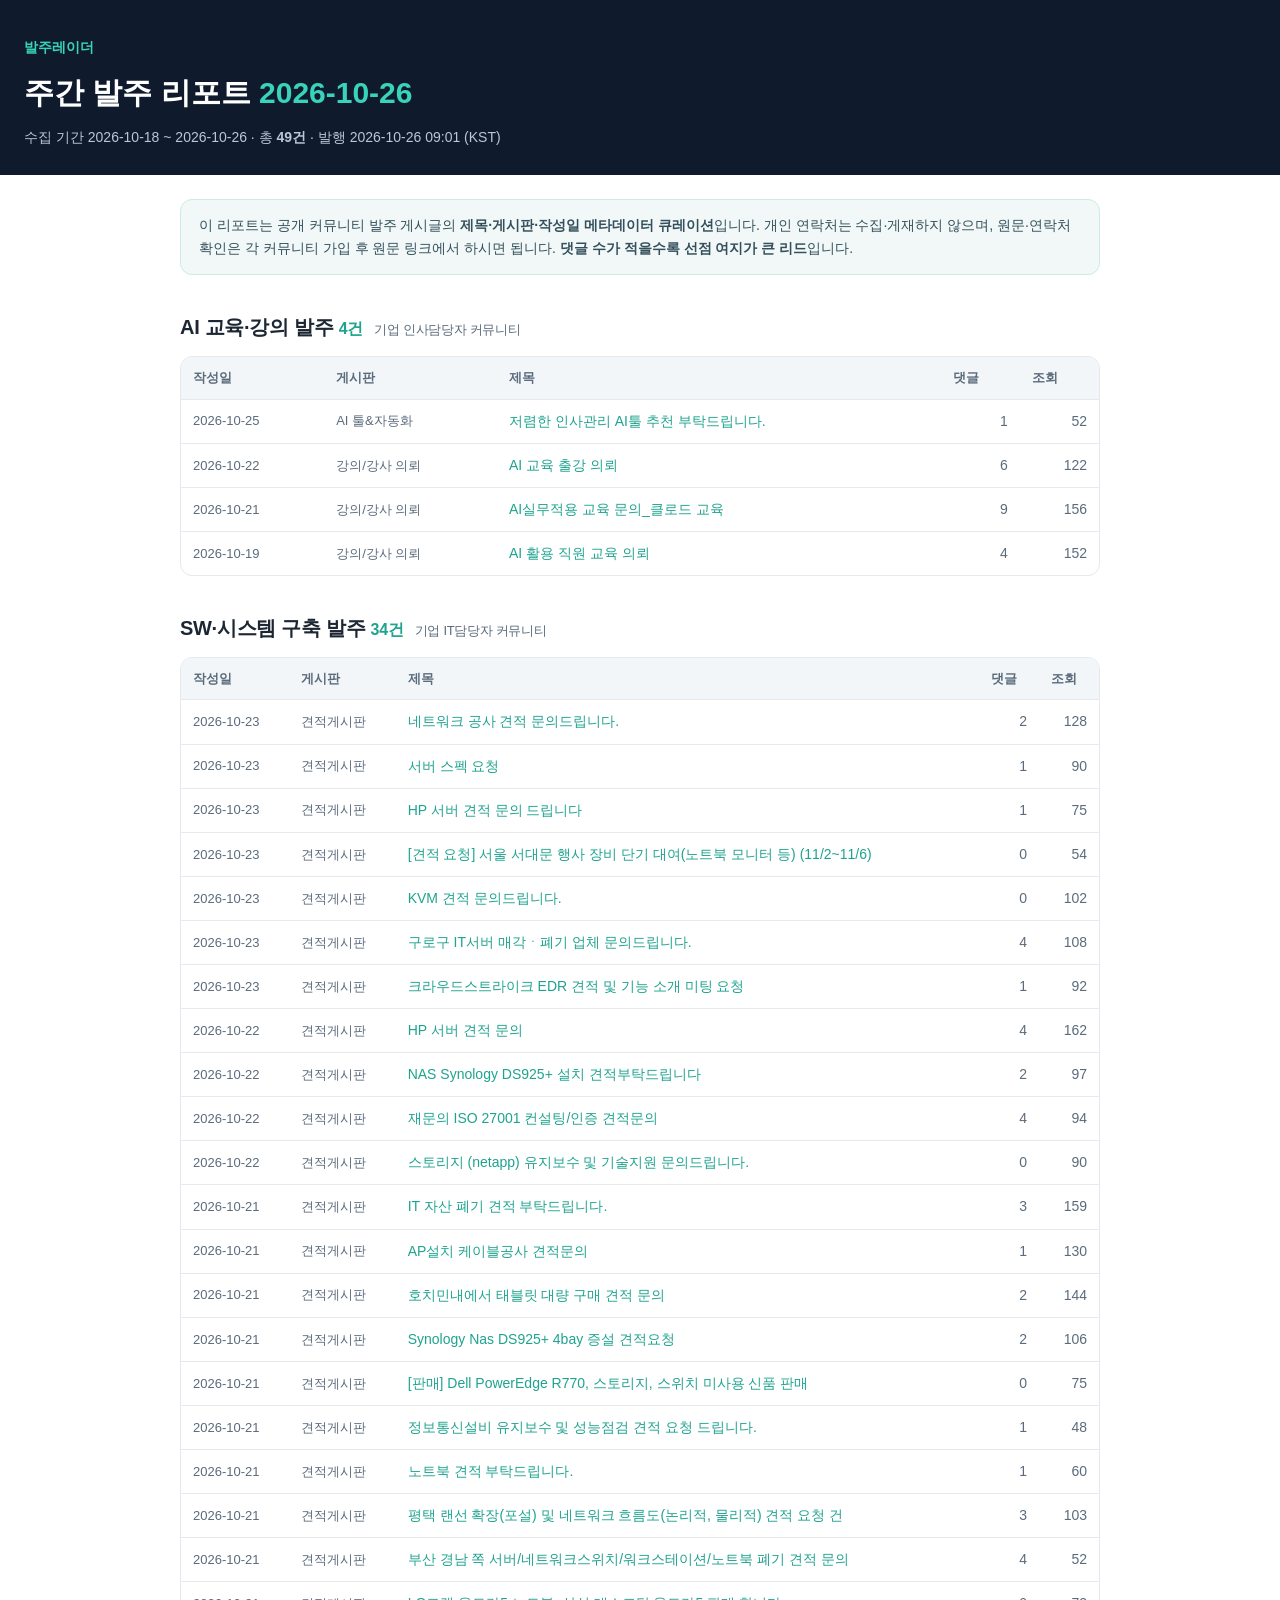
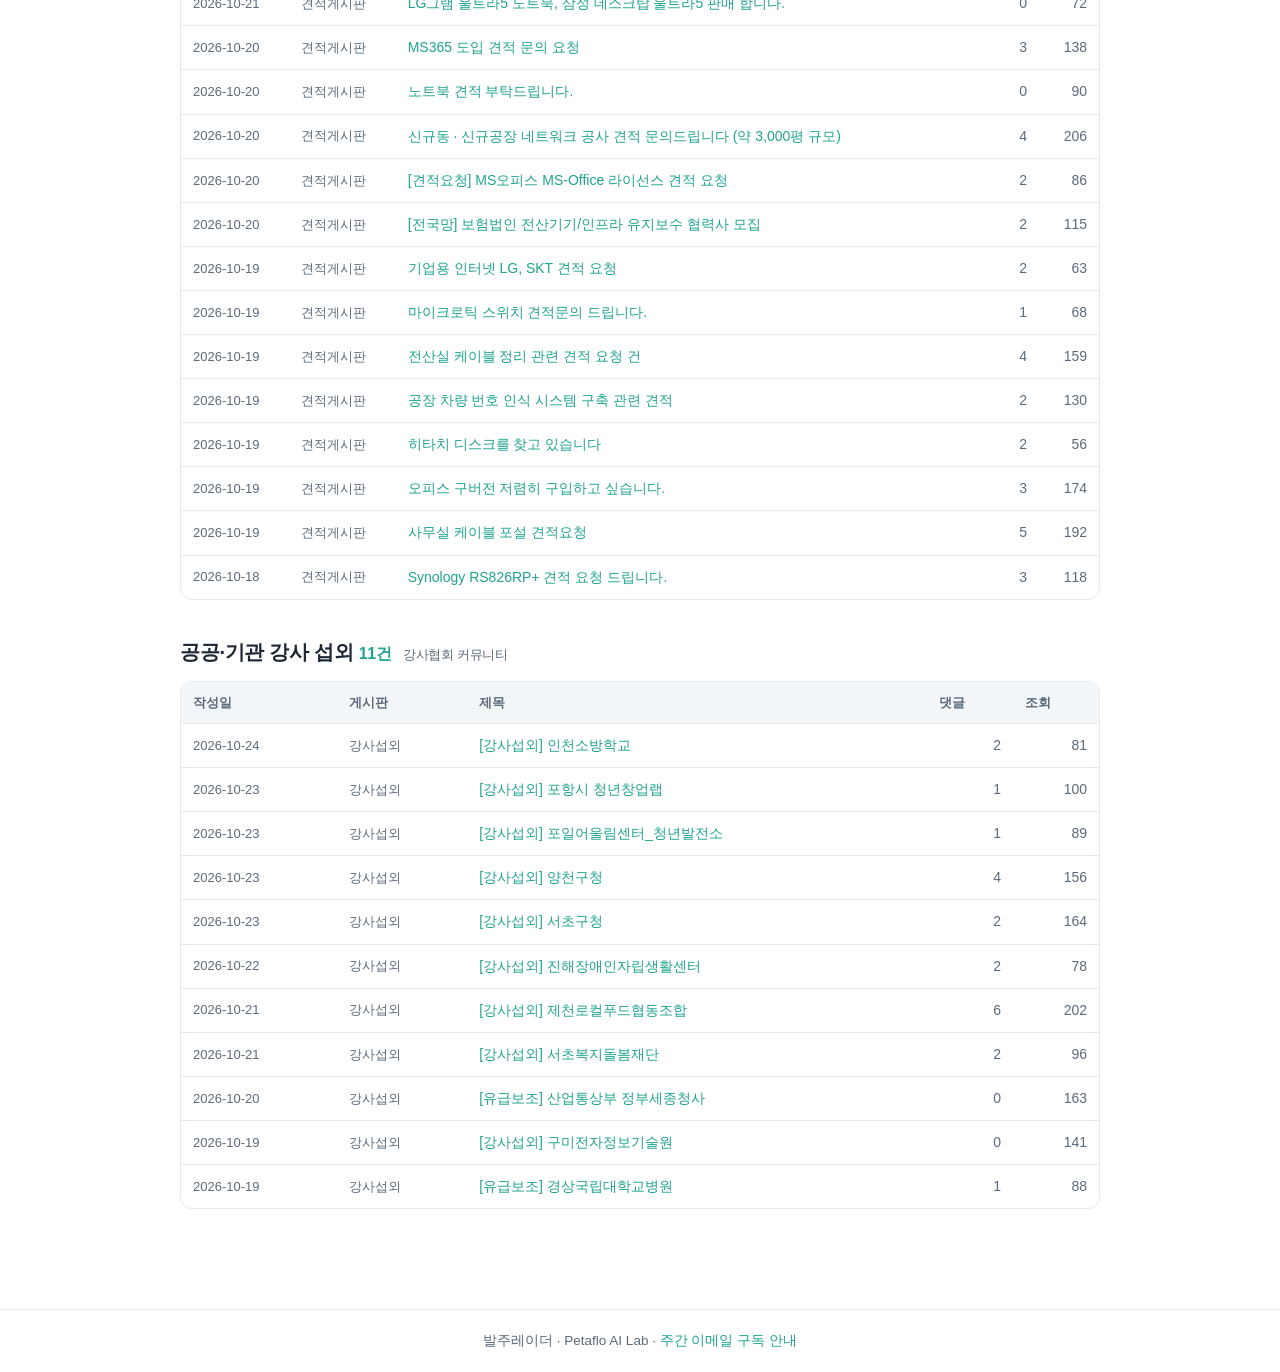
<file: reports/2026-10-26.html>
<!DOCTYPE html>
<html lang="ko"><head>
<meta charset="utf-8"><meta name="viewport" content="width=device-width,initial-scale=1">
<title>발주레이더 주간 리포트 2026-10-26</title>
<link rel="stylesheet" href="../assets/style.css">
</head><body class="report">
<header class="rp-head">
  <a class="brand" href="../index.html">발주레이더</a>
  <h1>주간 발주 리포트 <span class="date">2026-10-26</span></h1>
  <p class="meta">수집 기간 2026-10-18 ~ 2026-10-26 · 총 <strong>49건</strong> · 발행 2026-10-26 09:01 (KST)</p>
</header>
<main>
<section class="notice">
  <p>이 리포트는 공개 커뮤니티 발주 게시글의 <strong>제목·게시판·작성일 메타데이터 큐레이션</strong>입니다.
  개인 연락처는 수집·게재하지 않으며, 원문·연락처 확인은 각 커뮤니티 가입 후 원문 링크에서 하시면 됩니다.
  <strong>댓글 수가 적을수록 선점 여지가 큰 리드</strong>입니다.</p>
</section>
<section class="cat">
<h2>AI 교육·강의 발주 <span class="cnt">4건</span> <span class="src">기업 인사담당자 커뮤니티</span></h2>
<div class="tbl-wrap"><table>
<thead><tr><th>작성일</th><th>게시판</th><th>제목</th><th>댓글</th><th>조회</th></tr></thead>
<tbody>
<tr><td class="d">2026-10-25</td><td class="b">AI  툴&amp;자동화</td><td><a href="https://cafe.naver.com/ak573/903666" target="_blank" rel="noopener">저렴한 인사관리 AI툴 추천 부탁드립니다.</a></td><td class="n">1</td><td class="n">52</td></tr>
<tr><td class="d">2026-10-22</td><td class="b">강의/강사 의뢰</td><td><a href="https://cafe.naver.com/ak573/903513" target="_blank" rel="noopener">AI 교육 출강 의뢰</a></td><td class="n">6</td><td class="n">122</td></tr>
<tr><td class="d">2026-10-21</td><td class="b">강의/강사 의뢰</td><td><a href="https://cafe.naver.com/ak573/903430" target="_blank" rel="noopener">AI실무적용 교육 문의_클로드 교육</a></td><td class="n">9</td><td class="n">156</td></tr>
<tr><td class="d">2026-10-19</td><td class="b">강의/강사 의뢰</td><td><a href="https://cafe.naver.com/ak573/903275" target="_blank" rel="noopener">AI 활용 직원 교육 의뢰</a></td><td class="n">4</td><td class="n">152</td></tr>
</tbody></table></div>
</section>

<section class="cat">
<h2>SW·시스템 구축 발주 <span class="cnt">34건</span> <span class="src">기업 IT담당자 커뮤니티</span></h2>
<div class="tbl-wrap"><table>
<thead><tr><th>작성일</th><th>게시판</th><th>제목</th><th>댓글</th><th>조회</th></tr></thead>
<tbody>
<tr><td class="d">2026-10-23</td><td class="b">견적게시판</td><td><a href="https://cafe.naver.com/peopleofit/139097" target="_blank" rel="noopener">네트워크 공사 견적 문의드립니다.</a></td><td class="n">2</td><td class="n">128</td></tr>
<tr><td class="d">2026-10-23</td><td class="b">견적게시판</td><td><a href="https://cafe.naver.com/peopleofit/139096" target="_blank" rel="noopener">서버 스펙 요청</a></td><td class="n">1</td><td class="n">90</td></tr>
<tr><td class="d">2026-10-23</td><td class="b">견적게시판</td><td><a href="https://cafe.naver.com/peopleofit/139094" target="_blank" rel="noopener">HP 서버 견적 문의 드립니다</a></td><td class="n">1</td><td class="n">75</td></tr>
<tr><td class="d">2026-10-23</td><td class="b">견적게시판</td><td><a href="https://cafe.naver.com/peopleofit/139088" target="_blank" rel="noopener">[견적 요청] 서울 서대문 행사 장비 단기 대여(노트북 모니터 등) (11/2~11/6)</a></td><td class="n">0</td><td class="n">54</td></tr>
<tr><td class="d">2026-10-23</td><td class="b">견적게시판</td><td><a href="https://cafe.naver.com/peopleofit/139085" target="_blank" rel="noopener">KVM 견적 문의드립니다.</a></td><td class="n">0</td><td class="n">102</td></tr>
<tr><td class="d">2026-10-23</td><td class="b">견적게시판</td><td><a href="https://cafe.naver.com/peopleofit/139081" target="_blank" rel="noopener">구로구 IT서버 매각ㆍ폐기 업체 문의드립니다.</a></td><td class="n">4</td><td class="n">108</td></tr>
<tr><td class="d">2026-10-23</td><td class="b">견적게시판</td><td><a href="https://cafe.naver.com/peopleofit/139080" target="_blank" rel="noopener">크라우드스트라이크 EDR 견적 및 기능 소개 미팅 요청</a></td><td class="n">1</td><td class="n">92</td></tr>
<tr><td class="d">2026-10-22</td><td class="b">견적게시판</td><td><a href="https://cafe.naver.com/peopleofit/139059" target="_blank" rel="noopener">HP 서버 견적 문의</a></td><td class="n">4</td><td class="n">162</td></tr>
<tr><td class="d">2026-10-22</td><td class="b">견적게시판</td><td><a href="https://cafe.naver.com/peopleofit/139056" target="_blank" rel="noopener">NAS Synology DS925+ 설치 견적부탁드립니다</a></td><td class="n">2</td><td class="n">97</td></tr>
<tr><td class="d">2026-10-22</td><td class="b">견적게시판</td><td><a href="https://cafe.naver.com/peopleofit/139052" target="_blank" rel="noopener">재문의 ISO 27001 컨설팅/인증 견적문의</a></td><td class="n">4</td><td class="n">94</td></tr>
<tr><td class="d">2026-10-22</td><td class="b">견적게시판</td><td><a href="https://cafe.naver.com/peopleofit/139048" target="_blank" rel="noopener">스토리지 (netapp) 유지보수 및 기술지원 문의드립니다.</a></td><td class="n">0</td><td class="n">90</td></tr>
<tr><td class="d">2026-10-21</td><td class="b">견적게시판</td><td><a href="https://cafe.naver.com/peopleofit/139042" target="_blank" rel="noopener">IT 자산 폐기 견적 부탁드립니다.</a></td><td class="n">3</td><td class="n">159</td></tr>
<tr><td class="d">2026-10-21</td><td class="b">견적게시판</td><td><a href="https://cafe.naver.com/peopleofit/139033" target="_blank" rel="noopener">AP설치 케이블공사 견적문의</a></td><td class="n">1</td><td class="n">130</td></tr>
<tr><td class="d">2026-10-21</td><td class="b">견적게시판</td><td><a href="https://cafe.naver.com/peopleofit/139032" target="_blank" rel="noopener">호치민내에서 태블릿 대량 구매 견적 문의</a></td><td class="n">2</td><td class="n">144</td></tr>
<tr><td class="d">2026-10-21</td><td class="b">견적게시판</td><td><a href="https://cafe.naver.com/peopleofit/139030" target="_blank" rel="noopener">Synology Nas DS925+ 4bay 증설 견적요청</a></td><td class="n">2</td><td class="n">106</td></tr>
<tr><td class="d">2026-10-21</td><td class="b">견적게시판</td><td><a href="https://cafe.naver.com/peopleofit/139028" target="_blank" rel="noopener">[판매] Dell PowerEdge R770, 스토리지, 스위치 미사용 신품 판매</a></td><td class="n">0</td><td class="n">75</td></tr>
<tr><td class="d">2026-10-21</td><td class="b">견적게시판</td><td><a href="https://cafe.naver.com/peopleofit/139027" target="_blank" rel="noopener">정보통신설비 유지보수 및 성능점검 견적 요청 드립니다.</a></td><td class="n">1</td><td class="n">48</td></tr>
<tr><td class="d">2026-10-21</td><td class="b">견적게시판</td><td><a href="https://cafe.naver.com/peopleofit/139023" target="_blank" rel="noopener">노트북 견적 부탁드립니다.</a></td><td class="n">1</td><td class="n">60</td></tr>
<tr><td class="d">2026-10-21</td><td class="b">견적게시판</td><td><a href="https://cafe.naver.com/peopleofit/139022" target="_blank" rel="noopener">평택 랜선 확장(포설) 및 네트워크 흐름도(논리적, 물리적) 견적 요청 건</a></td><td class="n">3</td><td class="n">103</td></tr>
<tr><td class="d">2026-10-21</td><td class="b">견적게시판</td><td><a href="https://cafe.naver.com/peopleofit/139018" target="_blank" rel="noopener">부산 경남 쪽 서버/네트워크스위치/워크스테이션/노트북 폐기 견적 문의</a></td><td class="n">4</td><td class="n">52</td></tr>
<tr><td class="d">2026-10-21</td><td class="b">견적게시판</td><td><a href="https://cafe.naver.com/peopleofit/139017" target="_blank" rel="noopener">LG그램 울트라5 노트북, 삼성 데스크탑 울트라5 판매 합니다.</a></td><td class="n">0</td><td class="n">72</td></tr>
<tr><td class="d">2026-10-20</td><td class="b">견적게시판</td><td><a href="https://cafe.naver.com/peopleofit/139012" target="_blank" rel="noopener">MS365 도입 견적 문의 요청</a></td><td class="n">3</td><td class="n">138</td></tr>
<tr><td class="d">2026-10-20</td><td class="b">견적게시판</td><td><a href="https://cafe.naver.com/peopleofit/139007" target="_blank" rel="noopener">노트북 견적 부탁드립니다.</a></td><td class="n">0</td><td class="n">90</td></tr>
<tr><td class="d">2026-10-20</td><td class="b">견적게시판</td><td><a href="https://cafe.naver.com/peopleofit/139006" target="_blank" rel="noopener">신규동 · 신규공장 네트워크 공사 견적 문의드립니다 (약 3,000평 규모)</a></td><td class="n">4</td><td class="n">206</td></tr>
<tr><td class="d">2026-10-20</td><td class="b">견적게시판</td><td><a href="https://cafe.naver.com/peopleofit/138999" target="_blank" rel="noopener">[견적요청] MS오피스 MS-Office 라이선스 견적 요청</a></td><td class="n">2</td><td class="n">86</td></tr>
<tr><td class="d">2026-10-20</td><td class="b">견적게시판</td><td><a href="https://cafe.naver.com/peopleofit/138998" target="_blank" rel="noopener">[전국망] 보험법인 전산기기/인프라 유지보수 협력사 모집</a></td><td class="n">2</td><td class="n">115</td></tr>
<tr><td class="d">2026-10-19</td><td class="b">견적게시판</td><td><a href="https://cafe.naver.com/peopleofit/138963" target="_blank" rel="noopener">기업용 인터넷 LG, SKT 견적 요청</a></td><td class="n">2</td><td class="n">63</td></tr>
<tr><td class="d">2026-10-19</td><td class="b">견적게시판</td><td><a href="https://cafe.naver.com/peopleofit/138961" target="_blank" rel="noopener">마이크로틱 스위치 견적문의 드립니다.</a></td><td class="n">1</td><td class="n">68</td></tr>
<tr><td class="d">2026-10-19</td><td class="b">견적게시판</td><td><a href="https://cafe.naver.com/peopleofit/138960" target="_blank" rel="noopener">전산실 케이블 정리 관련 견적 요청 건</a></td><td class="n">4</td><td class="n">159</td></tr>
<tr><td class="d">2026-10-19</td><td class="b">견적게시판</td><td><a href="https://cafe.naver.com/peopleofit/138956" target="_blank" rel="noopener">공장 차량 번호 인식 시스템 구축 관련 견적</a></td><td class="n">2</td><td class="n">130</td></tr>
<tr><td class="d">2026-10-19</td><td class="b">견적게시판</td><td><a href="https://cafe.naver.com/peopleofit/138947" target="_blank" rel="noopener">히타치 디스크를 찾고 있습니다</a></td><td class="n">2</td><td class="n">56</td></tr>
<tr><td class="d">2026-10-19</td><td class="b">견적게시판</td><td><a href="https://cafe.naver.com/peopleofit/138943" target="_blank" rel="noopener">오피스 구버전 저렴히 구입하고 싶습니다.</a></td><td class="n">3</td><td class="n">174</td></tr>
<tr><td class="d">2026-10-19</td><td class="b">견적게시판</td><td><a href="https://cafe.naver.com/peopleofit/138938" target="_blank" rel="noopener">사무실 케이블 포설 견적요청</a></td><td class="n">5</td><td class="n">192</td></tr>
<tr><td class="d">2026-10-18</td><td class="b">견적게시판</td><td><a href="https://cafe.naver.com/peopleofit/138934" target="_blank" rel="noopener">Synology RS826RP+ 견적 요청 드립니다.</a></td><td class="n">3</td><td class="n">118</td></tr>
</tbody></table></div>
</section>

<section class="cat">
<h2>공공·기관 강사 섭외 <span class="cnt">11건</span> <span class="src">강사협회 커뮤니티</span></h2>
<div class="tbl-wrap"><table>
<thead><tr><th>작성일</th><th>게시판</th><th>제목</th><th>댓글</th><th>조회</th></tr></thead>
<tbody>
<tr><td class="d">2026-10-24</td><td class="b">강사섭외</td><td><a href="https://cafe.naver.com/kiea/30485" target="_blank" rel="noopener">[강사섭외] 인천소방학교</a></td><td class="n">2</td><td class="n">81</td></tr>
<tr><td class="d">2026-10-23</td><td class="b">강사섭외</td><td><a href="https://cafe.naver.com/kiea/30473" target="_blank" rel="noopener">[강사섭외] 포항시 청년창업랩</a></td><td class="n">1</td><td class="n">100</td></tr>
<tr><td class="d">2026-10-23</td><td class="b">강사섭외</td><td><a href="https://cafe.naver.com/kiea/30471" target="_blank" rel="noopener">[강사섭외] 포일어울림센터_청년발전소</a></td><td class="n">1</td><td class="n">89</td></tr>
<tr><td class="d">2026-10-23</td><td class="b">강사섭외</td><td><a href="https://cafe.naver.com/kiea/30466" target="_blank" rel="noopener">[강사섭외] 양천구청</a></td><td class="n">4</td><td class="n">156</td></tr>
<tr><td class="d">2026-10-23</td><td class="b">강사섭외</td><td><a href="https://cafe.naver.com/kiea/30465" target="_blank" rel="noopener">[강사섭외] 서초구청</a></td><td class="n">2</td><td class="n">164</td></tr>
<tr><td class="d">2026-10-22</td><td class="b">강사섭외</td><td><a href="https://cafe.naver.com/kiea/30449" target="_blank" rel="noopener">[강사섭외] 진해장애인자립생활센터</a></td><td class="n">2</td><td class="n">78</td></tr>
<tr><td class="d">2026-10-21</td><td class="b">강사섭외</td><td><a href="https://cafe.naver.com/kiea/30425" target="_blank" rel="noopener">[강사섭외] 제천로컬푸드협동조합</a></td><td class="n">6</td><td class="n">202</td></tr>
<tr><td class="d">2026-10-21</td><td class="b">강사섭외</td><td><a href="https://cafe.naver.com/kiea/30421" target="_blank" rel="noopener">[강사섭외] 서초복지돌봄재단</a></td><td class="n">2</td><td class="n">96</td></tr>
<tr><td class="d">2026-10-20</td><td class="b">강사섭외</td><td><a href="https://cafe.naver.com/kiea/30404" target="_blank" rel="noopener">[유급보조] 산업통상부 정부세종청사</a></td><td class="n">0</td><td class="n">163</td></tr>
<tr><td class="d">2026-10-19</td><td class="b">강사섭외</td><td><a href="https://cafe.naver.com/kiea/30382" target="_blank" rel="noopener">[강사섭외] 구미전자정보기술원</a></td><td class="n">0</td><td class="n">141</td></tr>
<tr><td class="d">2026-10-19</td><td class="b">강사섭외</td><td><a href="https://cafe.naver.com/kiea/30376" target="_blank" rel="noopener">[유급보조] 경상국립대학교병원</a></td><td class="n">1</td><td class="n">88</td></tr>
</tbody></table></div>
</section>

</main>
<footer class="rp-foot">
  <p>발주레이더 · Petaflo AI Lab · <a href="../index.html#subscribe">주간 이메일 구독 안내</a></p>
</footer>
</body></html>
</file>
<file: assets/style.css>
:root {
  --navy: #0f1b2d;
  --navy2: #16263f;
  --mint: #39d3bb;
  --mint-dark: #1fa38f;
  --ink: #1c2733;
  --sub: #5b6b7c;
  --line: #e3e9ef;
  --bg: #f7fafc;
  --card: #ffffff;
}
* { box-sizing: border-box; margin: 0; padding: 0; }
html { scroll-behavior: smooth; }
body {
  font-family: "Pretendard Variable", Pretendard, "Apple SD Gothic Neo", "Malgun Gothic", "Segoe UI", sans-serif;
  color: var(--ink);
  background: var(--bg);
  line-height: 1.65;
  word-break: keep-all;
}
a { color: var(--mint-dark); text-decoration: none; }
a:hover { text-decoration: underline; }

/* ── 랜딩 ───────────────────────────── */
.nav {
  display: flex; align-items: center; gap: 20px;
  padding: 14px 24px; background: var(--navy); color: #fff;
  position: sticky; top: 0; z-index: 10;
}
.nav .brand { font-weight: 800; font-size: 18px; color: #fff; letter-spacing: -0.3px; }
.nav .brand em { color: var(--mint); font-style: normal; }
.nav a { color: #cfe0ea; font-size: 14px; }
.nav .cta { margin-left: auto; background: var(--mint); color: var(--navy); font-weight: 700; padding: 7px 14px; border-radius: 8px; }
.nav .cta:hover { text-decoration: none; filter: brightness(1.06); }

.hero {
  background: linear-gradient(160deg, var(--navy) 0%, var(--navy2) 70%);
  color: #fff; padding: 72px 24px 64px; text-align: center;
}
.hero h1 { font-size: clamp(26px, 4.5vw, 42px); letter-spacing: -0.5px; line-height: 1.35; }
.hero h1 em { color: var(--mint); font-style: normal; }
.hero p.sub { margin: 18px auto 0; max-width: 640px; color: #b8c8d4; font-size: clamp(15px, 2vw, 17px); }
.hero .btns { margin-top: 30px; display: flex; gap: 12px; justify-content: center; flex-wrap: wrap; }
.btn { display: inline-block; padding: 13px 26px; border-radius: 10px; font-weight: 700; font-size: 16px; }
.btn.primary { background: var(--mint); color: var(--navy); }
.btn.ghost { border: 1px solid #46586e; color: #dfe9f0; }
.btn:hover { text-decoration: none; filter: brightness(1.07); }

.stats { display: flex; gap: 14px; justify-content: center; flex-wrap: wrap; margin-top: 38px; }
.stat { background: rgba(255,255,255,0.06); border: 1px solid rgba(255,255,255,0.12); border-radius: 12px; padding: 14px 22px; min-width: 150px; }
.stat b { display: block; font-size: 26px; color: var(--mint); }
.stat span { font-size: 13px; color: #b8c8d4; }

main.landing { max-width: 880px; margin: 0 auto; padding: 0 20px 80px; }
section.block { margin-top: 64px; }
section.block > h2 { font-size: 24px; letter-spacing: -0.4px; margin-bottom: 16px; }
section.block > p.lead { color: var(--sub); margin-bottom: 20px; }

.cards { display: grid; grid-template-columns: repeat(auto-fit, minmax(230px, 1fr)); gap: 14px; }
.card { background: var(--card); border: 1px solid var(--line); border-radius: 14px; padding: 20px; }
.card h3 { font-size: 16px; margin-bottom: 8px; }
.card p { font-size: 14px; color: var(--sub); }

ol.how { counter-reset: n; list-style: none; display: grid; gap: 10px; }
ol.how li { background: var(--card); border: 1px solid var(--line); border-radius: 12px; padding: 14px 16px 14px 52px; position: relative; font-size: 15px; }
ol.how li::before {
  counter-increment: n; content: counter(n);
  position: absolute; left: 14px; top: 12px;
  width: 26px; height: 26px; border-radius: 50%;
  background: var(--mint); color: var(--navy); font-weight: 800;
  display: flex; align-items: center; justify-content: center; font-size: 14px;
}

.price-grid { display: grid; grid-template-columns: repeat(auto-fit, minmax(250px, 1fr)); gap: 16px; }
.price { background: var(--card); border: 1px solid var(--line); border-radius: 16px; padding: 26px; text-align: center; }
.price.hl { border: 2px solid var(--mint); }
.price h3 { font-size: 17px; }
.price .amount { font-size: 32px; font-weight: 800; margin: 10px 0 2px; }
.price .amount small { font-size: 14px; font-weight: 500; color: var(--sub); }
.price ul { list-style: none; margin: 14px 0 18px; font-size: 14px; color: var(--sub); display: grid; gap: 6px; }
.price .btn { width: 100%; }
.price .btn.primary { background: var(--navy); color: #fff; }
.price.hl .btn.primary { background: var(--mint); color: var(--navy); }

#report-list ul { list-style: none; display: grid; gap: 8px; }
#report-list li { background: var(--card); border: 1px solid var(--line); border-radius: 10px; padding: 12px 16px; }

form.sub-form { background: var(--card); border: 1px solid var(--line); border-radius: 16px; padding: 26px; display: grid; gap: 14px; }
form.sub-form label { font-size: 14px; font-weight: 600; display: grid; gap: 6px; }
form.sub-form input[type="text"], form.sub-form input[type="email"] {
  padding: 11px 12px; border: 1px solid var(--line); border-radius: 8px; font-size: 15px; font-family: inherit;
}
form.sub-form .checks { display: flex; gap: 16px; flex-wrap: wrap; font-size: 14px; font-weight: 500; }
form.sub-form .checks label { display: flex; align-items: center; gap: 6px; font-weight: 500; }
form.sub-form button { background: var(--mint); color: var(--navy); font-weight: 800; font-size: 16px; border: 0; border-radius: 10px; padding: 13px; cursor: pointer; font-family: inherit; }
form.sub-form button:hover { filter: brightness(1.06); }
form.sub-form .fine { font-size: 12.5px; color: var(--sub); }
.form-ok { display: none; background: #e8faf5; border: 1px solid var(--mint); border-radius: 10px; padding: 14px 16px; font-size: 14.5px; margin-bottom: 14px; }

details.faq { background: var(--card); border: 1px solid var(--line); border-radius: 12px; padding: 14px 18px; margin-bottom: 10px; }
details.faq summary { font-weight: 700; cursor: pointer; font-size: 15px; }
details.faq p { margin-top: 10px; font-size: 14.5px; color: var(--sub); }

footer.site { margin-top: 80px; background: var(--navy); color: #9fb3c1; padding: 34px 24px; font-size: 13.5px; text-align: center; }
footer.site a { color: var(--mint); }
footer.site p + p { margin-top: 8px; }

/* ── 리포트 ─────────────────────────── */
body.report { background: #fff; }
.rp-head { background: var(--navy); color: #fff; padding: 34px 24px 26px; }
.rp-head .brand { color: var(--mint); font-weight: 800; font-size: 14px; }
.rp-head h1 { font-size: clamp(22px, 3.5vw, 30px); margin-top: 8px; }
.rp-head .date { color: var(--mint); }
.rp-head .meta { color: #b8c8d4; font-size: 14px; margin-top: 8px; }
body.report main { max-width: 960px; margin: 0 auto; padding: 24px 20px 60px; }
.notice { background: #f2f8f7; border: 1px solid #cdeae4; border-radius: 12px; padding: 14px 18px; font-size: 14px; color: #33505c; }
section.cat { margin-top: 36px; }
section.cat h2 { font-size: 20px; letter-spacing: -0.3px; }
section.cat h2 .cnt { color: var(--mint-dark); font-size: 16px; }
section.cat h2 .src { font-size: 13px; color: var(--sub); font-weight: 500; margin-left: 6px; }
.tbl-wrap { overflow-x: auto; margin-top: 12px; border: 1px solid var(--line); border-radius: 12px; }
table { border-collapse: collapse; width: 100%; font-size: 14px; min-width: 640px; }
thead th { background: #f2f6f9; text-align: left; padding: 10px 12px; font-size: 13px; color: var(--sub); white-space: nowrap; }
tbody td { padding: 10px 12px; border-top: 1px solid var(--line); }
td.d, td.b { white-space: nowrap; color: var(--sub); font-size: 13px; }
td.n { text-align: right; color: var(--sub); font-variant-numeric: tabular-nums; }
.rp-foot { border-top: 1px solid var(--line); margin-top: 40px; padding: 20px 24px; text-align: center; font-size: 13.5px; color: var(--sub); }
</file>
